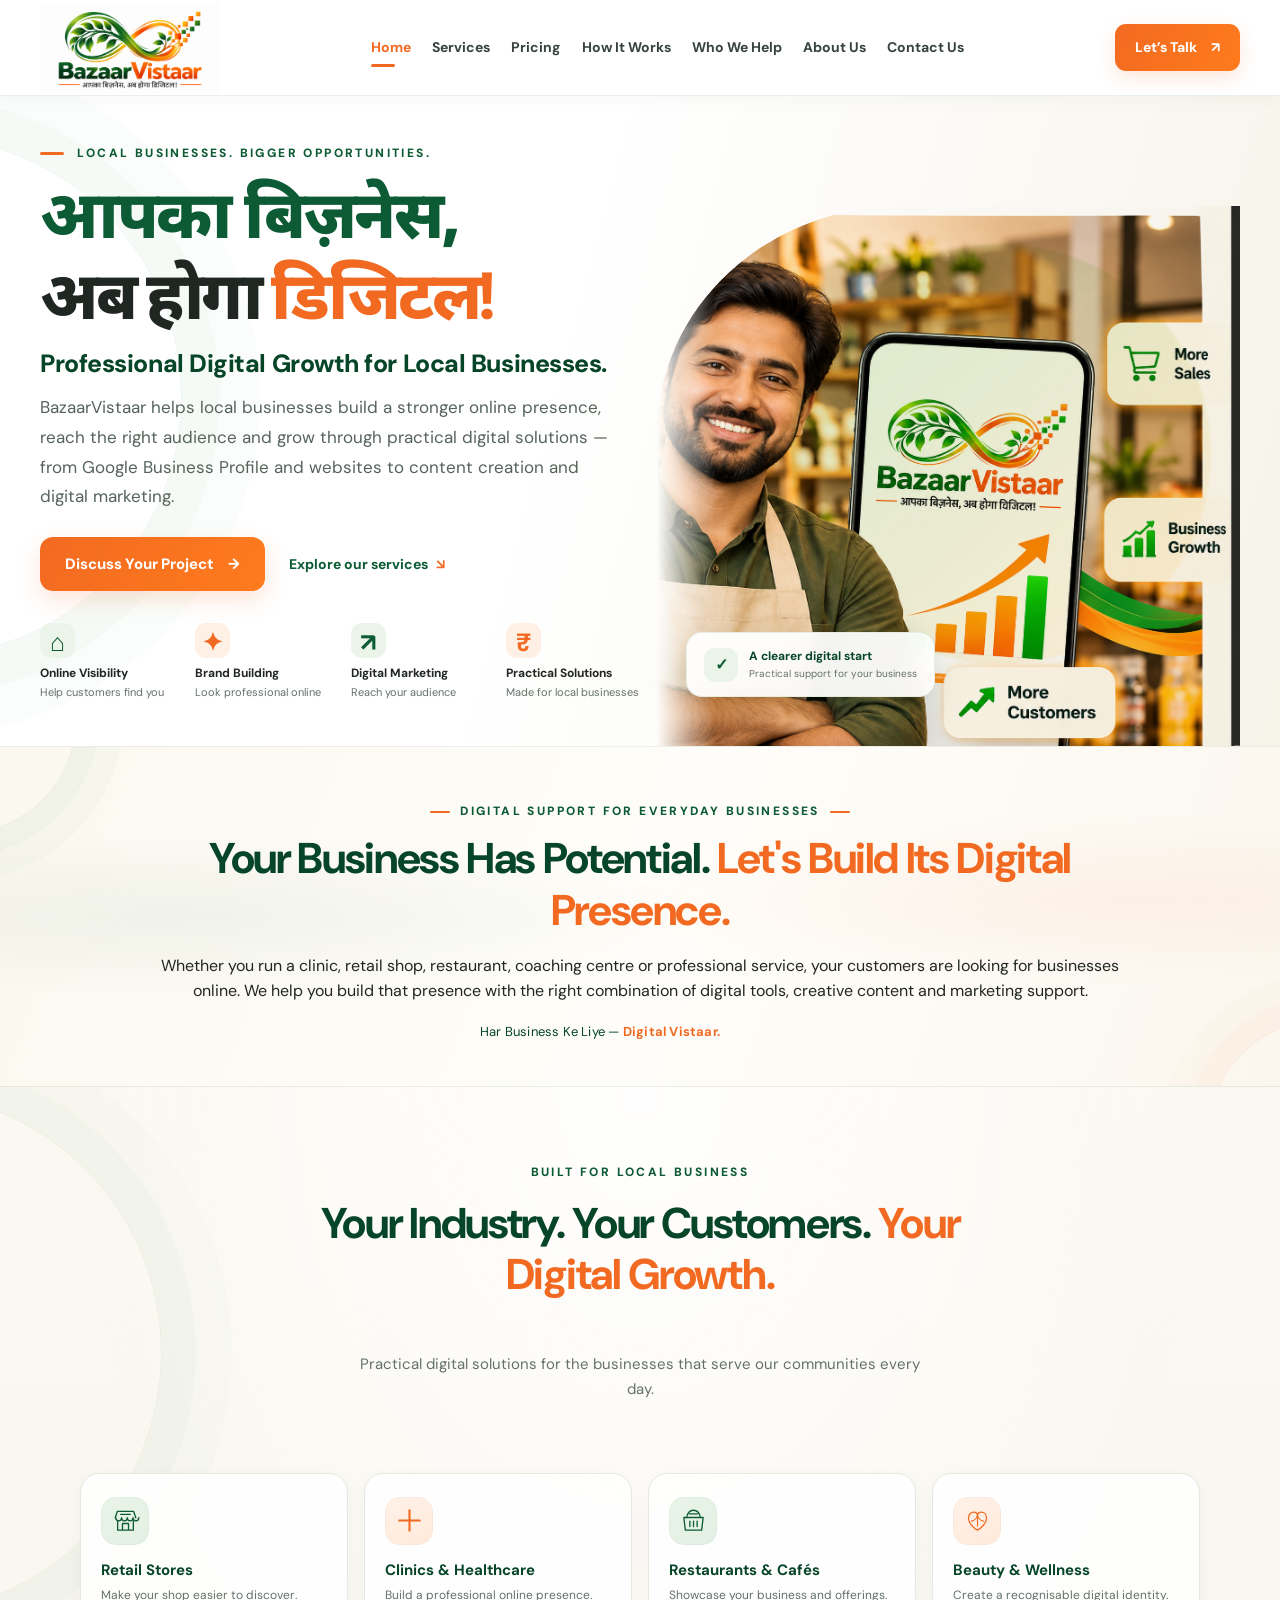
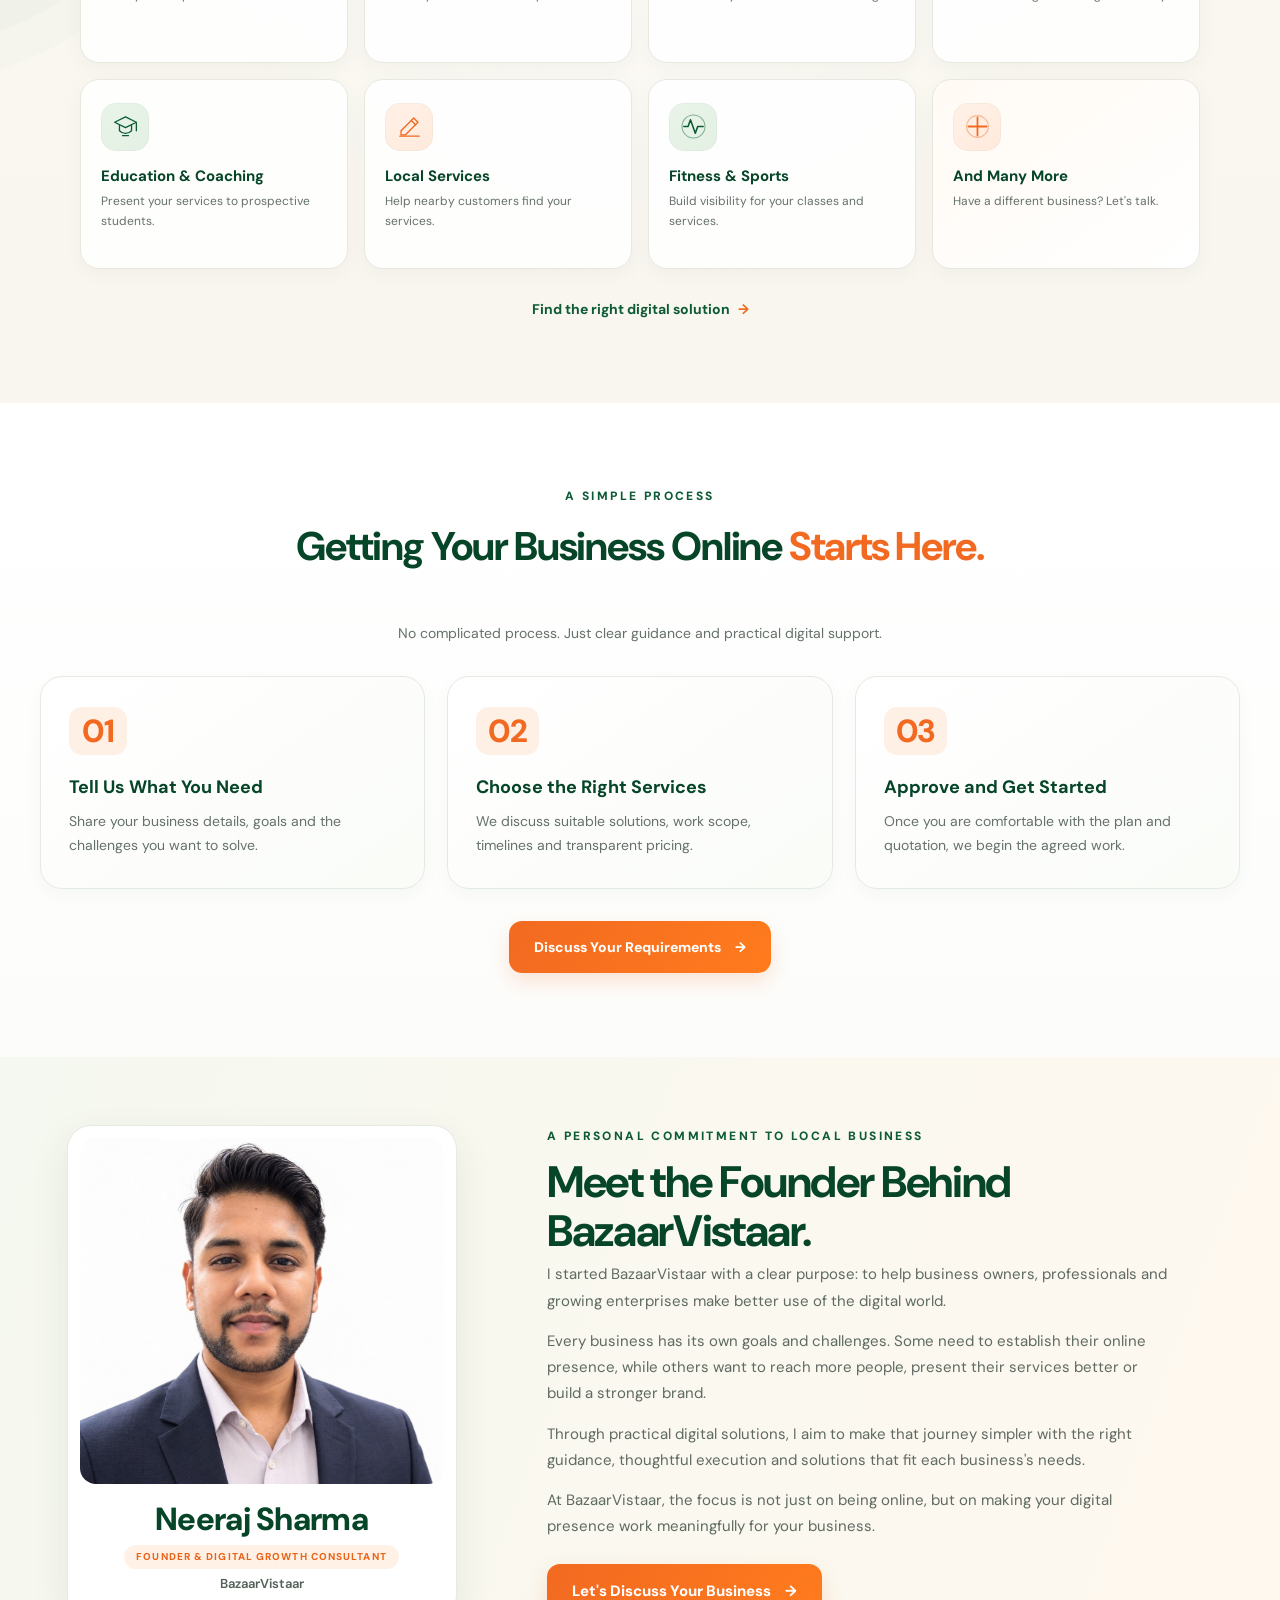
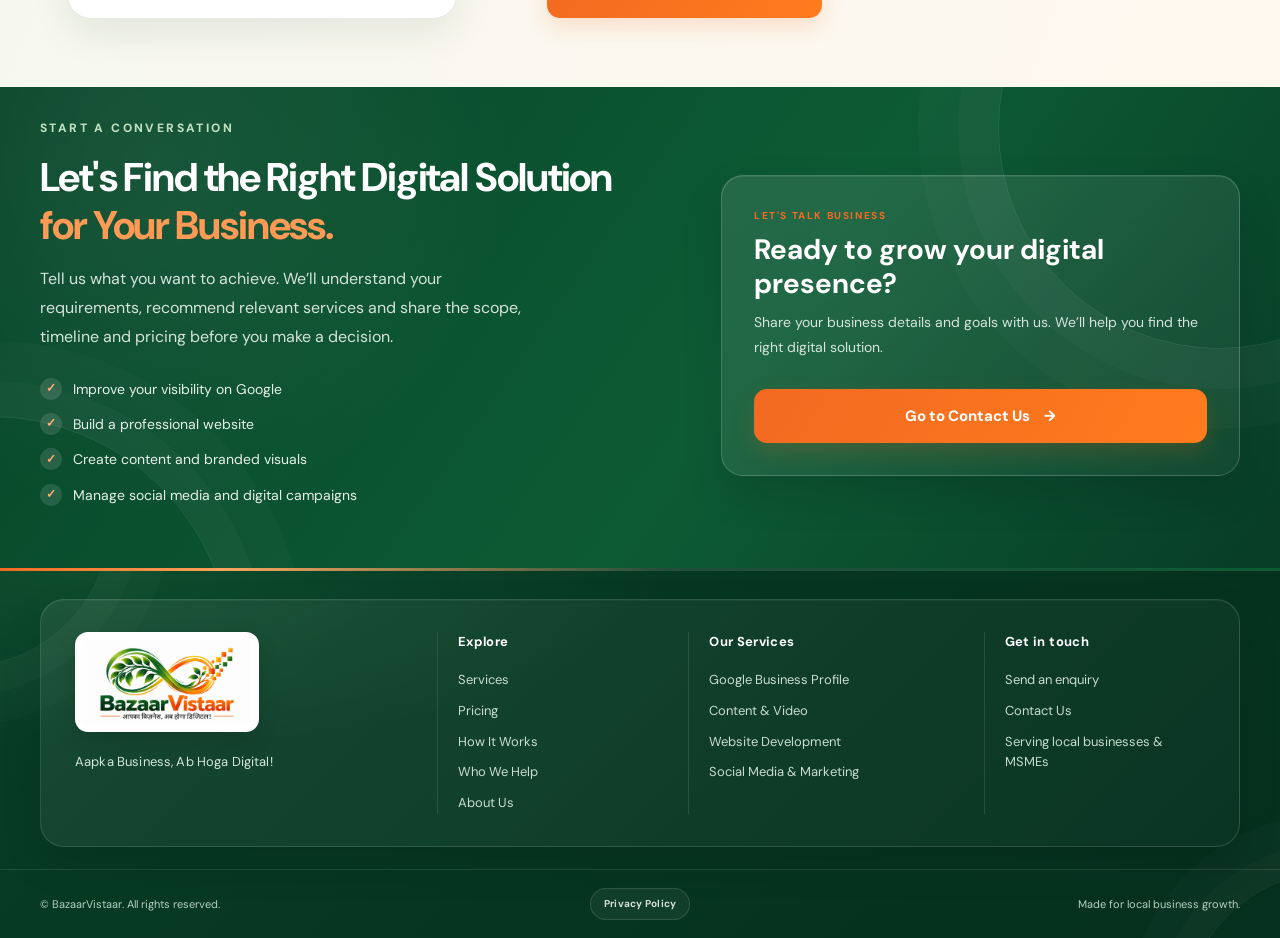
<file: index.html>
<!DOCTYPE html>
<html lang="en">
<head>
  <meta charset="UTF-8">
  <meta name="viewport" content="width=device-width, initial-scale=1.0">
  <meta name="description" content="BazaarVistaar helps local businesses build a stronger digital presence with Google Business Profile, websites, content creation and digital marketing. Explore practical digital solutions for your business.">
  <meta name="theme-color" content="#0d5b35">
  <link rel="canonical" href="https://nirajsharmadm.github.io/bazaarvistaar/">
  <script type="application/ld+json">
  {
    "@context": "https://schema.org",
    "@type": "ProfessionalService",
    "name": "BazaarVistaar",
    "url": "https://nirajsharmadm.github.io/bazaarvistaar/",
    "logo": "https://nirajsharmadm.github.io/bazaarvistaar/assets/bazaarvistaar-logo.png",
    "email": "nirajsharma91345@gmail.com",
    "telephone": "+918840269134",
    "areaServed": { "@type": "AdministrativeArea", "name": "Uttar Pradesh, India" },
    "description": "Digital presence, website, content and marketing support for local businesses."
  }
  </script>
  <meta property="og:title" content="BazaarVistaar — Professional Digital Growth for Local Businesses">
  <meta property="og:description" content="Build your online presence, strengthen your brand and take the next step with practical digital solutions. Discover practical digital solutions for your business.">
  <meta property="og:type" content="website">
  <title>BazaarVistaar | Digital Growth Solutions for Local Businesses</title>
  <link rel="icon" href="assets/bazaarvistaar-logo.png">
  <link rel="preconnect" href="https://fonts.googleapis.com">
  <link rel="preconnect" href="https://fonts.gstatic.com" crossorigin>
  <link href="https://fonts.googleapis.com/css2?family=DM+Sans:wght@400;500;600;700;800&family=Noto+Sans+Devanagari:wght@400;500;600;700;800&display=swap" rel="stylesheet">
  <link rel="stylesheet" href="styles.css">
</head>
<body>
  <header class="site-header">
    <div class="container nav-wrap">
      <a class="brand" href="index.html#home" aria-label="BazaarVistaar home">
        <img src="assets/bazaarvistaar-logo.png" alt="BazaarVistaar — आपका बिज़नेस, अब होगा डिजिटल!">
      </a>
      <button class="menu-toggle" id="menuToggle" aria-label="Open navigation" aria-expanded="false">☰</button>
      <nav class="main-nav" id="mainNav">
        <a class="active" href="#home">Home</a>
        <a href="services.html">Services</a>
        <a href="pricing.html">Pricing</a>
        <a href="#how-it-works">How It Works</a>
        <a href="#businesses">Who We Help</a>
        <a href="#about">About Us</a>
        <a href="contact.html">Contact Us</a>
      </nav>
      <a class="btn btn-small nav-cta" href="#contact">Let’s Talk <span>↗</span></a>
    </div>
  </header>

  <main>
    <section class="hero premium-hero" id="home">
      <div class="hero-wash"></div>
      <div class="container hero-grid">
        <div class="hero-copy">
          <p class="eyebrow"><span></span> LOCAL BUSINESSES. BIGGER OPPORTUNITIES.</p>
          <h1><span class="hindi">आपका बिज़नेस,</span><br><span class="dark">अब होगा</span> <span class="orange">डिजिटल!</span></h1>
          <h2 class="hero-kicker">Professional Digital Growth for Local Businesses.</h2>
          <p class="hero-description">BazaarVistaar helps local businesses build a stronger online presence, reach the right audience and grow through practical digital solutions — from Google Business Profile and websites to content creation and digital marketing.</p>
          <div class="hero-actions">
            <a class="btn" href="#contact">Discuss Your Project <span>→</span></a>
            <a class="text-link" href="services.html">Explore our services <span>↘</span></a>
          </div>
          <div class="hero-points">
            <div><span class="point-icon green">⌂</span><b>Online Visibility</b><small>Help customers find you</small></div>
            <div><span class="point-icon orange">✦</span><b>Brand Building</b><small>Look professional online</small></div>
            <div><span class="point-icon green">↗</span><b>Digital Marketing</b><small>Reach your audience</small></div>
            <div><span class="point-icon orange">₹</span><b>Practical Solutions</b><small>Made for local businesses</small></div>
          </div>
        </div>
        <div class="hero-visual">
          <img src="assets/hero-business.jpg" alt="Local business owner exploring digital tools for business growth">
          <div class="hero-image-note"><span class="hero-note-icon">✓</span><span><b>A clearer digital start</b><small>Practical support for your business</small></span></div>
        </div>
      </div>
    </section>

    <section class="intro-strip">
      <div class="container intro-inner">
        <p class="eyebrow centered">DIGITAL SUPPORT FOR EVERYDAY BUSINESSES</p>
        <h2>Your Business Has Potential. <span>Let's Build Its Digital Presence.</span></h2>
        <p>Whether you run a clinic, retail shop, restaurant, coaching centre or professional service, your customers are looking for businesses online. We help you build that presence with the right combination of digital tools, creative content and marketing support.</p>
        <p class="intro-hindi-line">Har Business Ke Liye — <strong>Digital Vistaar.</strong></p>
      </div>
    </section>

    <section class="business-section" id="businesses">
      <div class="container">
        <div class="section-heading centered-heading">
          <div><p class="eyebrow">BUILT FOR LOCAL BUSINESS</p><h2>Your Industry. Your Customers. <span>Your Digital Growth.</span></h2></div>
          <p>Practical digital solutions for the businesses that serve our communities every day.</p>
        </div>
        <div class="business-cards">
          <article class="business-card">
            <span class="business-card-icon" aria-hidden="true"><svg viewBox="0 0 48 48" fill="none"><path d="M7 19.5 10.5 9h27L41 19.5" stroke="currentColor" stroke-width="2.2" stroke-linecap="round" stroke-linejoin="round"/><path d="M8 19.5c0 3 2.1 5 4.8 5s4.7-2 4.7-5c0 3 2.1 5 4.8 5s4.7-2 4.7-5c0 3 2.1 5 4.8 5s4.7-2 4.7-5c0 3 2.1 5 4.8 5s4.7-2 4.7-5" stroke="currentColor" stroke-width="2.2" stroke-linecap="round" stroke-linejoin="round"/><path d="M11 24.5V40h26V24.5M19 40V29h10v11M16 14h16" stroke="currentColor" stroke-width="2.2" stroke-linecap="round" stroke-linejoin="round"/></svg></span>
            <h3>Retail Stores</h3><p>Make your shop easier to discover.</p><span class="business-card-hint">Explore digital solutions <b>↗</b></span>
          </article>
          <article class="business-card">
            <span class="business-card-icon" aria-hidden="true"><svg viewBox="0 0 48 48" fill="none"><path d="M24 7v34M7 24h34" stroke="currentColor" stroke-width="3.5" stroke-linecap="round"/><path d="M15 15h18v18H15z" stroke="currentColor" stroke-width="1.8" opacity=".0"/></svg></span>
            <h3>Clinics &amp; Healthcare</h3><p>Build a professional online presence.</p><span class="business-card-hint">Explore digital solutions <b>↗</b></span>
          </article>
          <article class="business-card">
            <span class="business-card-icon" aria-hidden="true"><svg viewBox="0 0 48 48" fill="none"><path d="M8 19h32l-2.5 21h-27L8 19Z" stroke="currentColor" stroke-width="2.2" stroke-linejoin="round"/><path d="M13 19c0-7 5-12 11-12s11 5 11 12M18 25v9M24 25v9M30 25v9" stroke="currentColor" stroke-width="2.2" stroke-linecap="round"/><path d="M17 13h14" stroke="currentColor" stroke-width="2.2" stroke-linecap="round"/></svg></span>
            <h3>Restaurants &amp; Cafés</h3><p>Showcase your business and offerings.</p><span class="business-card-hint">Explore digital solutions <b>↗</b></span>
          </article>
          <article class="business-card">
            <span class="business-card-icon" aria-hidden="true"><svg viewBox="0 0 48 48" fill="none"><path d="M24 40s-15-8.5-15-20c0-6 4-10 9-10 3 0 5 1.5 6 4 1-2.5 3-4 6-4 5 0 9 4 9 10 0 11.5-15 20-15 20Z" stroke="currentColor" stroke-width="2.2" stroke-linejoin="round"/><path d="M24 14c-1 7-5 10-10 11M24 14c1 7 5 10 10 11M24 14v19" stroke="currentColor" stroke-width="1.8" stroke-linecap="round"/></svg></span>
            <h3>Beauty &amp; Wellness</h3><p>Create a recognisable digital identity.</p><span class="business-card-hint">Explore digital solutions <b>↗</b></span>
          </article>
          <article class="business-card">
            <span class="business-card-icon" aria-hidden="true"><svg viewBox="0 0 48 48" fill="none"><path d="m6 17 18-9 18 9-18 9-18-9Z" stroke="currentColor" stroke-width="2.2" stroke-linejoin="round"/><path d="M14 22v9c6 6 14 6 20 0v-9M42 18v13" stroke="currentColor" stroke-width="2.2" stroke-linecap="round" stroke-linejoin="round"/><path d="M19 39h10" stroke="currentColor" stroke-width="2.2" stroke-linecap="round"/></svg></span>
            <h3>Education &amp; Coaching</h3><p>Present your services to prospective students.</p><span class="business-card-hint">Explore digital solutions <b>↗</b></span>
          </article>
          <article class="business-card">
            <span class="business-card-icon" aria-hidden="true"><svg viewBox="0 0 48 48" fill="none"><path d="M10 31 31 10l7 7-21 21H10v-7Z" stroke="currentColor" stroke-width="2.2" stroke-linejoin="round"/><path d="m27 14 7 7M8 40h32" stroke="currentColor" stroke-width="2.2" stroke-linecap="round"/></svg></span>
            <h3>Local Services</h3><p>Help nearby customers find your services.</p><span class="business-card-hint">Explore digital solutions <b>↗</b></span>
          </article>
          <article class="business-card">
            <span class="business-card-icon" aria-hidden="true"><svg viewBox="0 0 48 48" fill="none"><path d="M8 24h7l4-11 8 22 4-11h9" stroke="currentColor" stroke-width="2.6" stroke-linecap="round" stroke-linejoin="round"/><circle cx="24" cy="24" r="19" stroke="currentColor" stroke-width="1.8" opacity=".45"/></svg></span>
            <h3>Fitness &amp; Sports</h3><p>Build visibility for your classes and services.</p><span class="business-card-hint">Explore digital solutions <b>↗</b></span>
          </article>
          <article class="business-card business-card-more">
            <span class="business-card-icon" aria-hidden="true"><svg viewBox="0 0 48 48" fill="none"><path d="M24 9v30M9 24h30" stroke="currentColor" stroke-width="3" stroke-linecap="round"/><circle cx="24" cy="24" r="18" stroke="currentColor" stroke-width="1.8" opacity=".4"/></svg></span>
            <h3>And Many More</h3><p>Have a different business? Let's talk.</p><span class="business-card-hint">Tell us about your business <b>↗</b></span>
          </article>
        </div>
        <div class="business-cta"><a class="text-link" href="#contact">Find the right digital solution <span>→</span></a></div>
      </div>
    </section>

    <section class="how-section section" id="how-it-works">
      <div class="container">
        <div class="section-heading centered-heading">
          <div><p class="eyebrow">A SIMPLE PROCESS</p><h2>Getting Your Business Online <span>Starts Here.</span></h2></div>
          <p>No complicated process. Just clear guidance and practical digital support.</p>
        </div>
        <div class="steps">
          <div class="step"><div class="step-number">01</div><h3>Tell Us What You Need</h3><p>Share your business details, goals and the challenges you want to solve.</p></div>
          <div class="step"><div class="step-number">02</div><h3>Choose the Right Services</h3><p>We discuss suitable solutions, work scope, timelines and transparent pricing.</p></div>
          <div class="step"><div class="step-number">03</div><h3>Approve and Get Started</h3><p>Once you are comfortable with the plan and quotation, we begin the agreed work.</p></div>
        </div>
        <div class="process-cta"><a class="btn" href="#contact">Discuss Your Requirements <span>→</span></a></div>
      </div>
    </section>

    <section class="about-section" id="about">
      <div class="container about-grid">
        <div class="about-mark founder-portrait">
          <img src="assets/neeraj-sharma.jpg" alt="Neeraj Sharma, Founder of BazaarVistaar">
          <div class="founder-photo-caption"><strong class="founder-name">Neeraj Sharma</strong><span class="founder-role">FOUNDER &amp; DIGITAL GROWTH CONSULTANT</span><span class="founder-brand">BazaarVistaar</span></div>
        </div>
        <div class="about-copy founder-copy">
          <p class="eyebrow">A PERSONAL COMMITMENT TO LOCAL BUSINESS</p>
          <h2 class="founder-heading">Meet the Founder Behind BazaarVistaar.</h2>
          
          <p>I started BazaarVistaar with a clear purpose: to help business owners, professionals and growing enterprises make better use of the digital world.</p>
          <p>Every business has its own goals and challenges. Some need to establish their online presence, while others want to reach more people, present their services better or build a stronger brand.</p>
          <p>Through practical digital solutions, I aim to make that journey simpler with the right guidance, thoughtful execution and solutions that fit each business's needs.</p>
          <p>At BazaarVistaar, the focus is not just on being online, but on making your digital presence work meaningfully for your business.</p>
          <a class="btn" href="#contact">Let's Discuss Your Business <span>→</span></a>
        </div>
      </div>
    </section>

    <section class="contact-section free-check-section" id="contact">
      <div class="container contact-grid">
        <div class="free-check-copy">
          <p class="eyebrow">START A CONVERSATION</p>
          <h2>Let's Find the Right Digital Solution <span>for Your Business.</span></h2>
          <p>Tell us what you want to achieve. We’ll understand your requirements, recommend relevant services and share the scope, timeline and pricing before you make a decision.</p>
          <div class="free-check-list">
            <div><span>✓</span> Improve your visibility on Google</div>
            <div><span>✓</span> Build a professional website</div>
            <div><span>✓</span> Create content and branded visuals</div>
            <div><span>✓</span> Manage social media and digital campaigns</div>
          </div>
        </div>
        <div class="home-contact-cta">
          <span class="form-card-eyebrow">LET'S TALK BUSINESS</span>
          <h3>Ready to grow your digital presence?</h3>
          <p>Share your business details and goals with us. We’ll help you find the right digital solution.</p>
          <a class="btn form-submit" href="contact.html">Go to Contact Us <span>→</span></a>
        </div>      </div>
    </section>
  </main>

  <footer class="site-footer">
    <div class="container footer-main">
      <div class="footer-brand"><img src="assets/bazaarvistaar-logo.png" alt="BazaarVistaar"><p>Aapka Business, Ab Hoga Digital!</p></div>
      <div><b>Explore</b><a href="services.html">Services</a><a href="pricing.html">Pricing</a><a href="#how-it-works">How It Works</a><a href="#businesses">Who We Help</a><a href="#about">About Us</a></div>
      <div><b>Our Services</b><a href="services.html">Google Business Profile</a><a href="services.html">Content &amp; Video</a><a href="services.html">Website Development</a><a href="services.html">Social Media &amp; Marketing</a></div>
      <div><b>Get in touch</b><a href="#contact">Send an enquiry</a><a href="contact.html">Contact Us</a><span>Serving local businesses &amp; MSMEs</span></div>
    </div>
    <div class="footer-bottom">
      <div class="container footer-legal-row">
        <div class="footer-legal-left">
          <span>© <span id="year"></span> BazaarVistaar. All rights reserved.</span>
          <a class="footer-privacy-link" href="privacy-policy.html">Privacy Policy</a>
        </div>
        <span class="footer-tagline">Made for local business growth.</span>
      </div>
    </div>
</file>
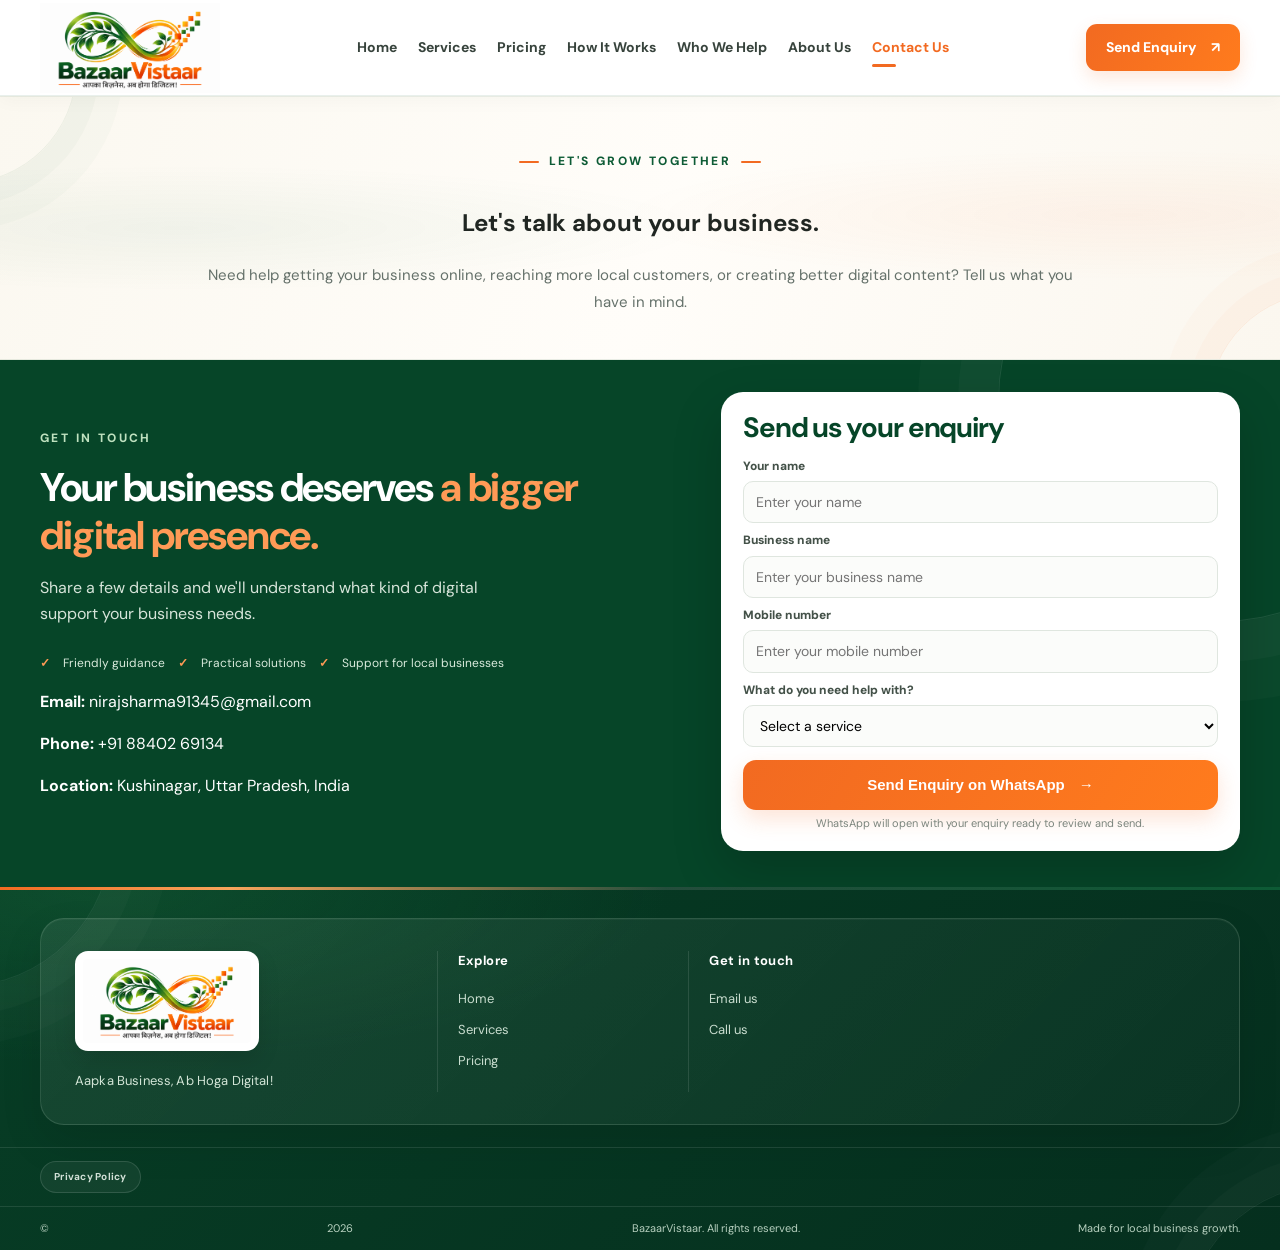
<file: contact-before-location-update-20261106.html>
<!DOCTYPE html>
<html lang="en">
<head>
  <meta charset="UTF-8">
  <meta name="viewport" content="width=device-width, initial-scale=1.0">
  <meta name="description" content="Contact BazaarVistaar for Google Business Profile, creative design, content, video editing, social media and digital marketing support.">
  <meta name="theme-color" content="#0d5b35">
  <title>Contact Us | BazaarVistaar</title>
  <link rel="icon" href="assets/bazaarvistaar-logo.png">
  <link rel="preconnect" href="https://fonts.googleapis.com">
  <link rel="preconnect" href="https://fonts.gstatic.com" crossorigin>
  <link href="https://fonts.googleapis.com/css2?family=DM+Sans:wght@400;500;600;700;800&family=Noto+Sans+Devanagari:wght@400;500;600;700;800&display=swap" rel="stylesheet">
  <link rel="stylesheet" href="styles.css">
</head>
<body>
  <header class="site-header">
    <div class="container nav-wrap">
      <a class="brand" href="index.html#home" aria-label="BazaarVistaar home">
        <img src="assets/bazaarvistaar-logo.png" alt="BazaarVistaar — आपका बिज़नेस, अब होगा डिजिटल!">
      </a>
      <button class="menu-toggle" id="menuToggle" aria-label="Open navigation" aria-expanded="false">☰</button>
      <nav class="main-nav" id="mainNav" aria-label="Main navigation">
        <a href="index.html#home">Home</a>
        <a href="services.html">Services</a>
        <a href="pricing.html">Pricing</a>
        <a href="index.html#how-it-works">How It Works</a>
        <a href="index.html#businesses">Who We Help</a>
        <a href="index.html#about">About Us</a>
        <a class="active" href="contact.html" aria-current="page">Contact Us</a>
      </nav>
      <a class="btn btn-small nav-cta" href="#contact-form">Send Enquiry <span>↗</span></a>
    </div>
  </header>

  <main>
    <section class="intro-strip">
      <div class="container intro-inner">
        <p class="eyebrow centered">LET'S GROW TOGETHER</p>
        <h1>Let's talk about <span>your business.</span></h1>
        <p>Need help getting your business online, reaching more local customers, or creating better digital content? Tell us what you have in mind.</p>
      </div>
    </section>

    <section class="contact-section" id="contact-form">
      <div class="container contact-grid">
        <div>
          <p class="eyebrow">GET IN TOUCH</p>
          <h2>Your business deserves <span>a bigger digital presence.</span></h2>
          <p>Share a few details and we'll understand what kind of digital support your business needs.</p>
          <div class="contact-note">
            <span>✓</span> Friendly guidance
            <span>✓</span> Practical solutions
            <span>✓</span> Support for local businesses
          </div>
          <div class="contact-details">
            <p><strong>Email:</strong> <a href="mailto:nirajsharma91345@gmail.com">nirajsharma91345@gmail.com</a></p>
            <p><strong>Phone:</strong> <a href="tel:+918840269134">+91 88402 69134</a></p>
            <p><strong>Location:</strong> Kushinagar, Uttar Pradesh, India</p>
          </div>
        </div>

        <form class="enquiry-form" id="enquiryForm">
          <h2>Send us your enquiry</h2>
          <label for="name">Your name</label>
          <input id="name" name="name" type="text" placeholder="Enter your name" autocomplete="name" required>

          <label for="business">Business name</label>
          <input id="business" name="business" type="text" placeholder="Enter your business name" required>

          <label for="phone">Mobile number</label>
          <input id="phone" name="phone" type="tel" inputmode="tel" placeholder="Enter your mobile number" autocomplete="tel" required>

          <label for="service">What do you need help with?</label>
          <select id="service" name="service" required>
            <option value="">Select a service</option>
            <option>Google Business Profile</option>
            <option>Content &amp; Scriptwriting</option>
            <option>Video Editing</option>
            <option>Social Media Management</option>
            <option>Poster &amp; Creative Design</option>
            <option>Digital Marketing</option>
            <option>Multiple Services / Not Sure</option>
          </select>

          <button class="btn form-submit" type="submit">Send Enquiry on WhatsApp <span>→</span></button>
          <small class="form-hint">WhatsApp will open with your enquiry ready to review and send.</small>
        </form>
      </div>
    </section>
  </main>

  <footer class="site-footer">
    <div class="container footer-main">
      <div class="footer-brand">
        <img src="assets/bazaarvistaar-logo.png" alt="BazaarVistaar">
        <p>Aapka Business, Ab Hoga Digital!</p>
      </div>
      <div><b>Explore</b><a href="index.html">Home</a><a href="services.html">Services</a><a href="pricing.html">Pricing</a></div>
      <div><b>Get in touch</b><a href="mailto:nirajsharma91345@gmail.com">Email us</a><a href="tel:+918840269134">Call us</a></div>
    </div>
    <div class="footer-bottom"><div class="container"><a class="footer-privacy-link" href="privacy-policy.html">Privacy Policy</a></div></div><div class="footer-bottom"><div class="container">© <span id="year"></span> BazaarVistaar. All rights reserved. <span>Made for local business growth.</span></div></div>
  </footer>

  <script src="config.js"></script>
  <script src="script.js"></script>
</body>
</html>
</file>
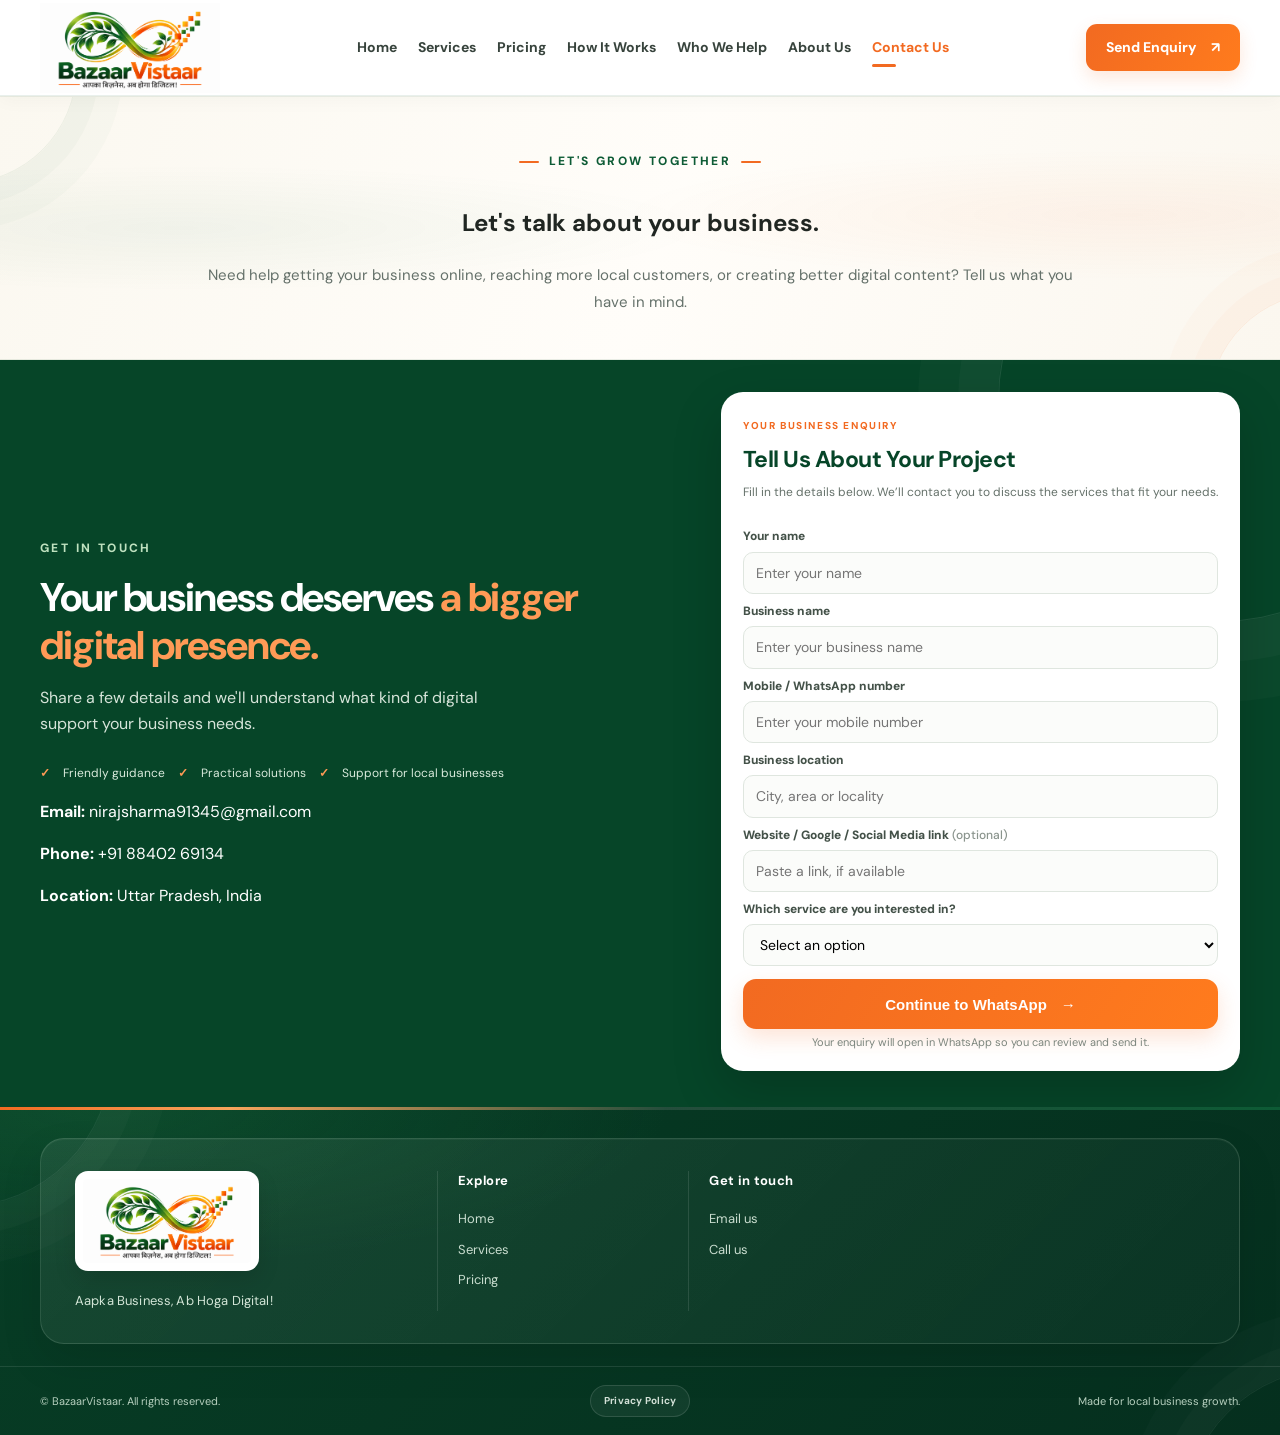
<file: contact.html>
<!DOCTYPE html>
<html lang="en">
<head>
  <meta charset="UTF-8">
  <meta name="viewport" content="width=device-width, initial-scale=1.0">
  <meta name="description" content="Contact BazaarVistaar for Google Business Profile, website development, content creation, video editing, social media and digital marketing support.">
  <meta name="theme-color" content="#0d5b35">
  <meta property="og:title" content="Contact Us | BazaarVistaar">
  <meta property="og:description" content="Contact BazaarVistaar for Google Business Profile, website development, content creation, video editing, social media and digital marketing support.">
  <meta property="og:type" content="website">
  <meta property="og:url" content="https://nirajsharmadm.github.io/bazaarvistaar/contact.html">
  <link rel="canonical" href="https://nirajsharmadm.github.io/bazaarvistaar/contact.html">
  <title>Contact Us | BazaarVistaar</title>
  <link rel="icon" href="assets/bazaarvistaar-logo.png">
  <link rel="preconnect" href="https://fonts.googleapis.com">
  <link rel="preconnect" href="https://fonts.gstatic.com" crossorigin>
  <link href="https://fonts.googleapis.com/css2?family=DM+Sans:wght@400;500;600;700;800&family=Noto+Sans+Devanagari:wght@400;500;600;700;800&display=swap" rel="stylesheet">
  <link rel="stylesheet" href="styles.css">
</head>
<body>
  <header class="site-header">
    <div class="container nav-wrap">
      <a class="brand" href="index.html#home" aria-label="BazaarVistaar home">
        <img src="assets/bazaarvistaar-logo.png" alt="BazaarVistaar — आपका बिज़नेस, अब होगा डिजिटल!">
      </a>
      <button class="menu-toggle" id="menuToggle" aria-label="Open navigation" aria-expanded="false">☰</button>
      <nav class="main-nav" id="mainNav" aria-label="Main navigation">
        <a href="index.html#home">Home</a>
        <a href="services.html">Services</a>
        <a href="pricing.html">Pricing</a>
        <a href="index.html#how-it-works">How It Works</a>
        <a href="index.html#businesses">Who We Help</a>
        <a href="index.html#about">About Us</a>
        <a class="active" href="contact.html" aria-current="page">Contact Us</a>
      </nav>
      <a class="btn btn-small nav-cta" href="#contact-form">Send Enquiry <span>↗</span></a>
    </div>
  </header>

  <main>
    <section class="intro-strip">
      <div class="container intro-inner">
        <p class="eyebrow centered">LET'S GROW TOGETHER</p>
        <h1>Let's talk about <span>your business.</span></h1>
        <p>Need help getting your business online, reaching more local customers, or creating better digital content? Tell us what you have in mind.</p>
      </div>
    </section>

    <section class="contact-section" id="contact-form">
      <div class="container contact-grid">
        <div>
          <p class="eyebrow">GET IN TOUCH</p>
          <h2>Your business deserves <span>a bigger digital presence.</span></h2>
          <p>Share a few details and we'll understand what kind of digital support your business needs.</p>
          <div class="contact-note">
            <span>✓</span> Friendly guidance
            <span>✓</span> Practical solutions
            <span>✓</span> Support for local businesses
          </div>
          <div class="contact-details">
            <p><strong>Email:</strong> <a href="mailto:nirajsharma91345@gmail.com">nirajsharma91345@gmail.com</a></p>
            <p><strong>Phone:</strong> <a href="tel:+918840269134">+91 88402 69134</a></p>
            <p><strong>Location:</strong> Uttar Pradesh, India</p>
          </div>
        </div>

        <form class="enquiry-form" id="enquiryForm">
          <div class="form-card-heading">
            <span class="form-card-eyebrow">YOUR BUSINESS ENQUIRY</span>
            <h3>Tell Us About Your Project</h3>
            <p>Fill in the details below. We’ll contact you to discuss the services that fit your needs.</p>
          </div>
          <label for="name">Your name</label>
          <input id="name" name="name" type="text" placeholder="Enter your name" autocomplete="name" required>

          <label for="business">Business name</label>
          <input id="business" name="business" type="text" placeholder="Enter your business name" autocomplete="organization" required>

          <label for="phone">Mobile / WhatsApp number</label>
          <input id="phone" name="phone" type="tel" inputmode="tel" pattern="[0-9+\\-\\s]{10,15}" placeholder="Enter your mobile number" autocomplete="tel" required>

          <label for="location">Business location</label>
          <input id="location" name="location" type="text" placeholder="City, area or locality" autocomplete="address-level2" required>

          <label for="onlineLinks">Website / Google / Social Media link <span class="optional-label">(optional)</span></label>
          <input id="onlineLinks" name="onlineLinks" type="url" placeholder="Paste a link, if available">

          <label for="service">Which service are you interested in?</label>
          <select id="service" name="service" required>
            <option value="">Select an option</option>
            <option>Google Business Profile</option>
            <option>Website / Landing Page</option>
            <option>Content Research &amp; Scriptwriting</option>
            <option>Video Editing</option>
            <option>Social Media Management</option>
            <option>Digital Marketing</option>
            <option>Multiple Services / Not Sure</option>
          </select>
          <button class="btn form-submit" type="submit">Continue to WhatsApp <span>→</span></button>
          <small class="form-hint">Your enquiry will open in WhatsApp so you can review and send it.</small>
        </form>      </div>
    </section>
  </main>

  <footer class="site-footer">
    <div class="container footer-main">
      <div class="footer-brand">
        <img src="assets/bazaarvistaar-logo.png" alt="BazaarVistaar">
        <p>Aapka Business, Ab Hoga Digital!</p>
      </div>
      <div><b>Explore</b><a href="index.html">Home</a><a href="services.html">Services</a><a href="pricing.html">Pricing</a></div>
      <div><b>Get in touch</b><a href="mailto:nirajsharma91345@gmail.com">Email us</a><a href="tel:+918840269134">Call us</a></div>
    </div>
    <div class="footer-bottom">
      <div class="container footer-legal-row">
        <div class="footer-legal-left">
          <span>© <span id="year"></span> BazaarVistaar. All rights reserved.</span>
          <a class="footer-privacy-link" href="privacy-policy.html">Privacy Policy</a>
        </div>
        <span class="footer-tagline">Made for local business growth.</span>
      </div>
    </div>
</file>
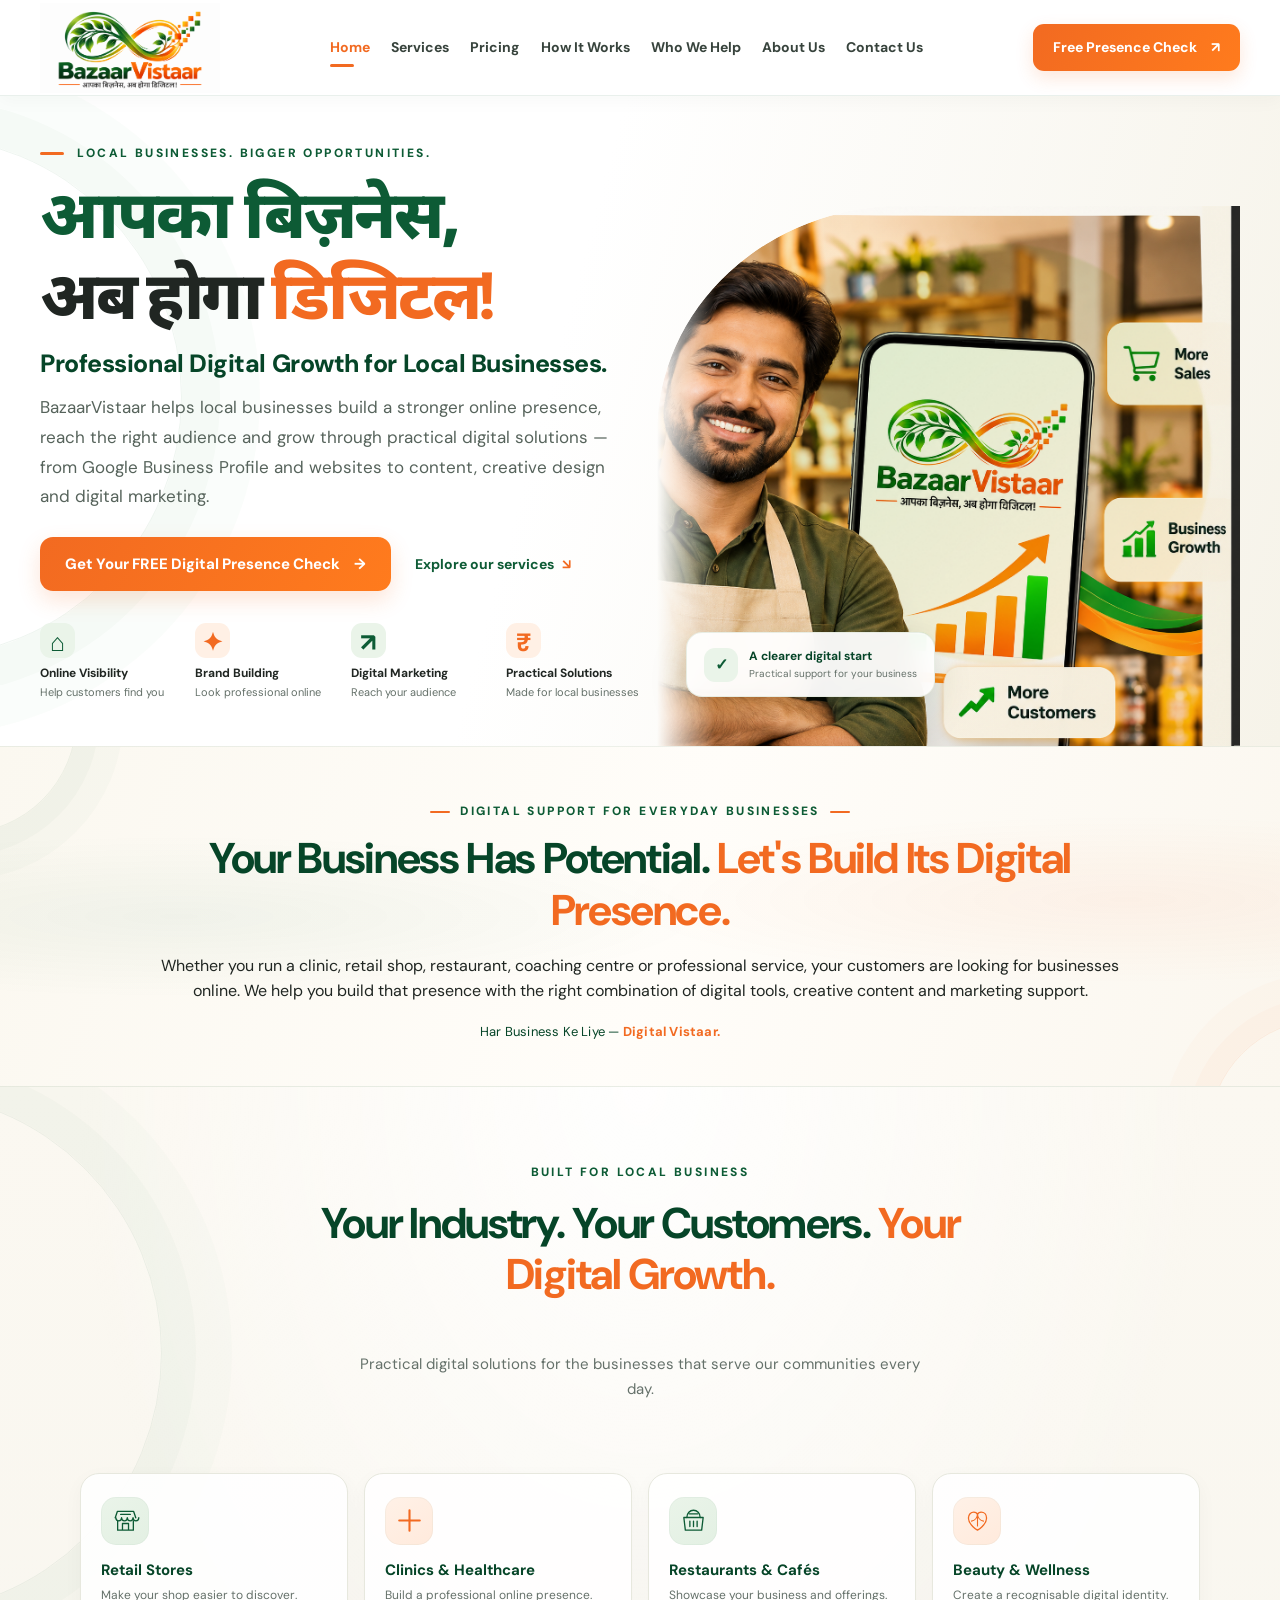
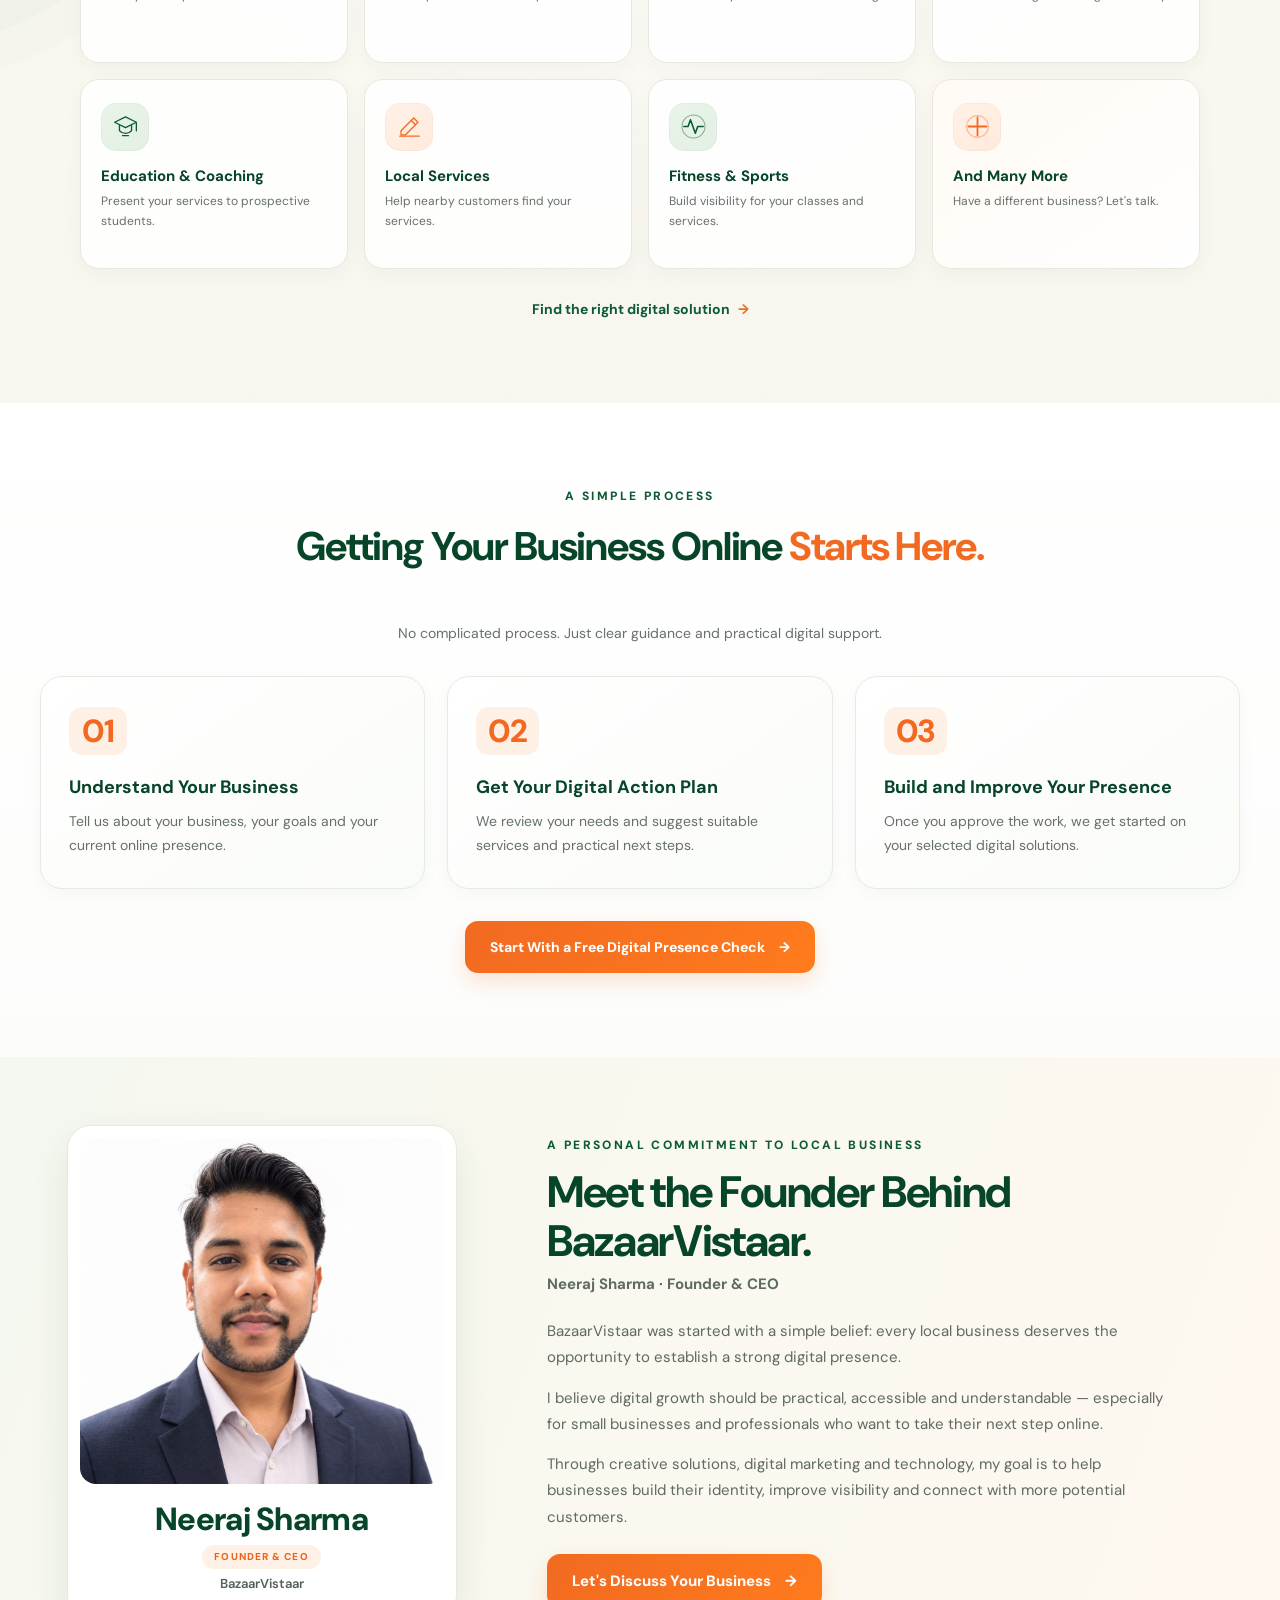
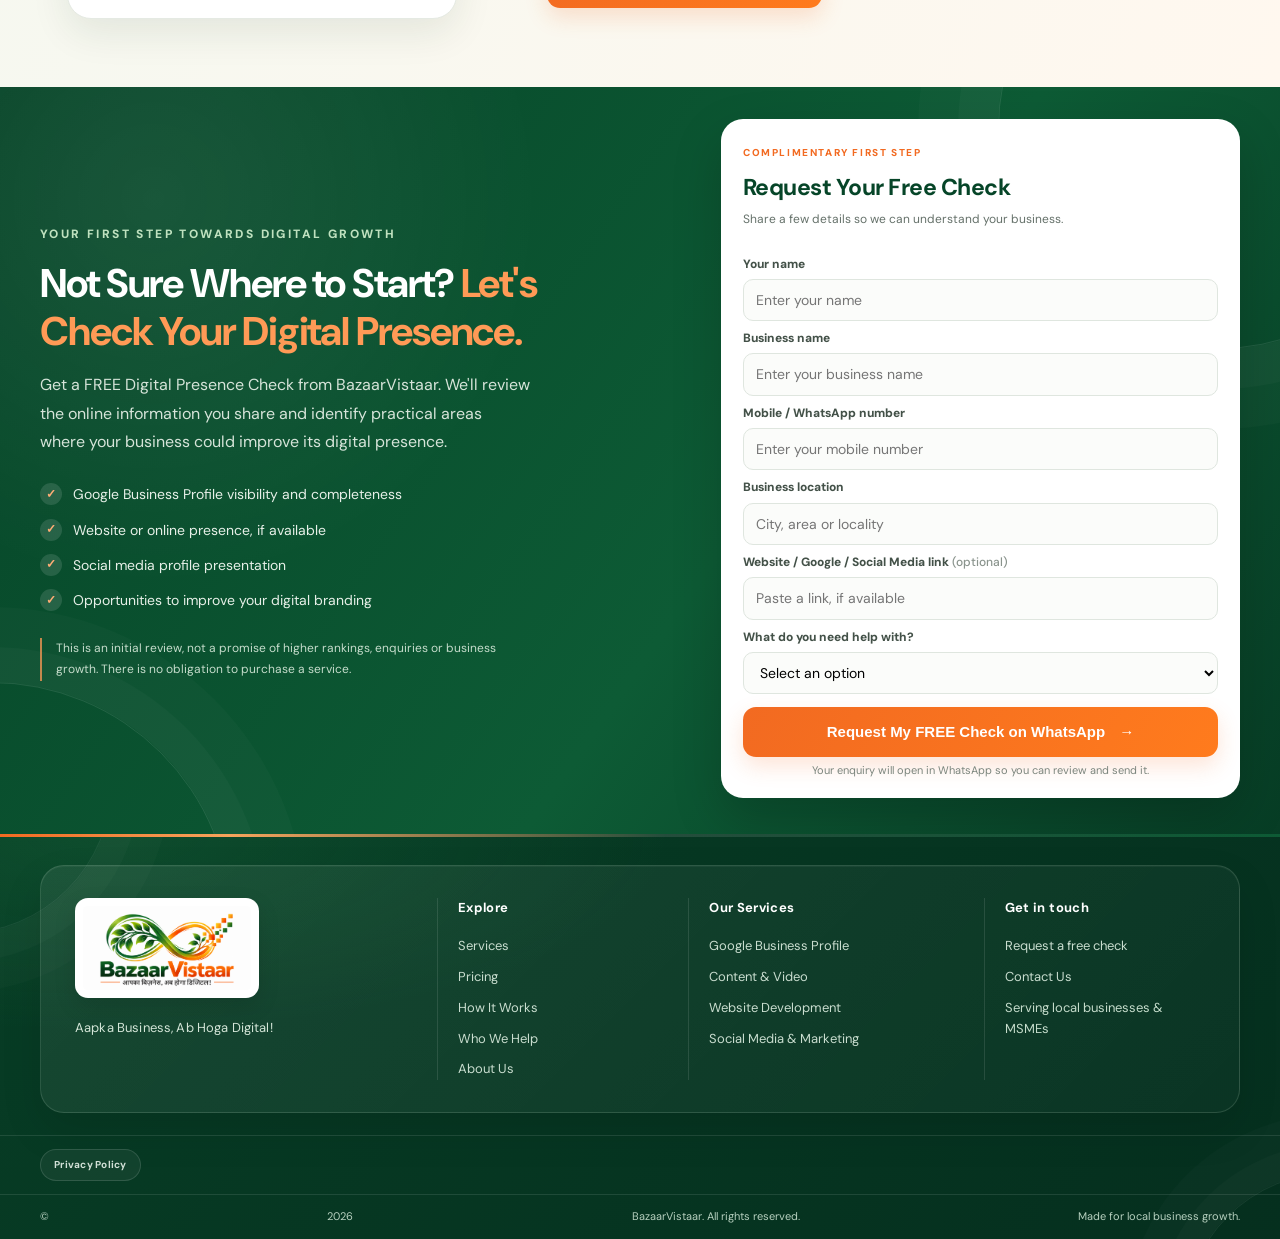
<file: index-before-enquiry-messaging-refinement-20261106.html>
<!DOCTYPE html>
<html lang="en">
<head>
  <meta charset="UTF-8">
  <meta name="viewport" content="width=device-width, initial-scale=1.0">
  <meta name="description" content="BazaarVistaar helps local businesses build a stronger digital presence with Google Business Profile, websites, content, creative design and digital marketing. Request your free Digital Presence Check.">
  <meta name="theme-color" content="#0d5b35">
  <meta property="og:title" content="BazaarVistaar — Professional Digital Growth for Local Businesses">
  <meta property="og:description" content="Build your online presence, strengthen your brand and take the next step with practical digital solutions. Request a free Digital Presence Check.">
  <meta property="og:type" content="website">
  <title>BazaarVistaar | Digital Growth Solutions for Local Businesses</title>
  <link rel="icon" href="assets/bazaarvistaar-logo.png">
  <link rel="preconnect" href="https://fonts.googleapis.com">
  <link rel="preconnect" href="https://fonts.gstatic.com" crossorigin>
  <link href="https://fonts.googleapis.com/css2?family=DM+Sans:wght@400;500;600;700;800&family=Noto+Sans+Devanagari:wght@400;500;600;700;800&display=swap" rel="stylesheet">
  <link rel="stylesheet" href="styles.css">
</head>
<body>
  <header class="site-header">
    <div class="container nav-wrap">
      <a class="brand" href="index.html#home" aria-label="BazaarVistaar home">
        <img src="assets/bazaarvistaar-logo.png" alt="BazaarVistaar — आपका बिज़नेस, अब होगा डिजिटल!">
      </a>
      <button class="menu-toggle" id="menuToggle" aria-label="Open navigation" aria-expanded="false">☰</button>
      <nav class="main-nav" id="mainNav">
        <a class="active" href="#home">Home</a>
        <a href="services.html">Services</a>
        <a href="pricing.html">Pricing</a>
        <a href="#how-it-works">How It Works</a>
        <a href="#businesses">Who We Help</a>
        <a href="#about">About Us</a>
        <a href="contact.html">Contact Us</a>
      </nav>
      <a class="btn btn-small nav-cta" href="#contact">Free Presence Check <span>↗</span></a>
    </div>
  </header>

  <main>
    <section class="hero premium-hero" id="home">
      <div class="hero-wash"></div>
      <div class="container hero-grid">
        <div class="hero-copy">
          <p class="eyebrow"><span></span> LOCAL BUSINESSES. BIGGER OPPORTUNITIES.</p>
          <h1><span class="hindi">आपका बिज़नेस,</span><br><span class="dark">अब होगा</span> <span class="orange">डिजिटल!</span></h1>
          <h2 class="hero-kicker">Professional Digital Growth for Local Businesses.</h2>
          <p class="hero-description">BazaarVistaar helps local businesses build a stronger online presence, reach the right audience and grow through practical digital solutions — from Google Business Profile and websites to content, creative design and digital marketing.</p>
          <div class="hero-actions">
            <a class="btn" href="#contact">Get Your FREE Digital Presence Check <span>→</span></a>
            <a class="text-link" href="services.html">Explore our services <span>↘</span></a>
          </div>
          <div class="hero-points">
            <div><span class="point-icon green">⌂</span><b>Online Visibility</b><small>Help customers find you</small></div>
            <div><span class="point-icon orange">✦</span><b>Brand Building</b><small>Look professional online</small></div>
            <div><span class="point-icon green">↗</span><b>Digital Marketing</b><small>Reach your audience</small></div>
            <div><span class="point-icon orange">₹</span><b>Practical Solutions</b><small>Made for local businesses</small></div>
          </div>
        </div>
        <div class="hero-visual">
          <img src="assets/hero-business.jpg" alt="Local business owner exploring digital tools for business growth">
          <div class="hero-image-note"><span class="hero-note-icon">✓</span><span><b>A clearer digital start</b><small>Practical support for your business</small></span></div>
        </div>
      </div>
    </section>

    <section class="intro-strip">
      <div class="container intro-inner">
        <p class="eyebrow centered">DIGITAL SUPPORT FOR EVERYDAY BUSINESSES</p>
        <h2>Your Business Has Potential. <span>Let's Build Its Digital Presence.</span></h2>
        <p>Whether you run a clinic, retail shop, restaurant, coaching centre or professional service, your customers are looking for businesses online. We help you build that presence with the right combination of digital tools, creative content and marketing support.</p>
        <p class="intro-hindi-line">Har Business Ke Liye — <strong>Digital Vistaar.</strong></p>
      </div>
    </section>

    <section class="business-section" id="businesses">
      <div class="container">
        <div class="section-heading centered-heading">
          <div><p class="eyebrow">BUILT FOR LOCAL BUSINESS</p><h2>Your Industry. Your Customers. <span>Your Digital Growth.</span></h2></div>
          <p>Practical digital solutions for the businesses that serve our communities every day.</p>
        </div>
        <div class="business-cards">
          <article class="business-card">
            <span class="business-card-icon" aria-hidden="true"><svg viewBox="0 0 48 48" fill="none"><path d="M7 19.5 10.5 9h27L41 19.5" stroke="currentColor" stroke-width="2.2" stroke-linecap="round" stroke-linejoin="round"/><path d="M8 19.5c0 3 2.1 5 4.8 5s4.7-2 4.7-5c0 3 2.1 5 4.8 5s4.7-2 4.7-5c0 3 2.1 5 4.8 5s4.7-2 4.7-5c0 3 2.1 5 4.8 5s4.7-2 4.7-5" stroke="currentColor" stroke-width="2.2" stroke-linecap="round" stroke-linejoin="round"/><path d="M11 24.5V40h26V24.5M19 40V29h10v11M16 14h16" stroke="currentColor" stroke-width="2.2" stroke-linecap="round" stroke-linejoin="round"/></svg></span>
            <h3>Retail Stores</h3><p>Make your shop easier to discover.</p><span class="business-card-hint">Explore digital solutions <b>↗</b></span>
          </article>
          <article class="business-card">
            <span class="business-card-icon" aria-hidden="true"><svg viewBox="0 0 48 48" fill="none"><path d="M24 7v34M7 24h34" stroke="currentColor" stroke-width="3.5" stroke-linecap="round"/><path d="M15 15h18v18H15z" stroke="currentColor" stroke-width="1.8" opacity=".0"/></svg></span>
            <h3>Clinics &amp; Healthcare</h3><p>Build a professional online presence.</p><span class="business-card-hint">Explore digital solutions <b>↗</b></span>
          </article>
          <article class="business-card">
            <span class="business-card-icon" aria-hidden="true"><svg viewBox="0 0 48 48" fill="none"><path d="M8 19h32l-2.5 21h-27L8 19Z" stroke="currentColor" stroke-width="2.2" stroke-linejoin="round"/><path d="M13 19c0-7 5-12 11-12s11 5 11 12M18 25v9M24 25v9M30 25v9" stroke="currentColor" stroke-width="2.2" stroke-linecap="round"/><path d="M17 13h14" stroke="currentColor" stroke-width="2.2" stroke-linecap="round"/></svg></span>
            <h3>Restaurants &amp; Cafés</h3><p>Showcase your business and offerings.</p><span class="business-card-hint">Explore digital solutions <b>↗</b></span>
          </article>
          <article class="business-card">
            <span class="business-card-icon" aria-hidden="true"><svg viewBox="0 0 48 48" fill="none"><path d="M24 40s-15-8.5-15-20c0-6 4-10 9-10 3 0 5 1.5 6 4 1-2.5 3-4 6-4 5 0 9 4 9 10 0 11.5-15 20-15 20Z" stroke="currentColor" stroke-width="2.2" stroke-linejoin="round"/><path d="M24 14c-1 7-5 10-10 11M24 14c1 7 5 10 10 11M24 14v19" stroke="currentColor" stroke-width="1.8" stroke-linecap="round"/></svg></span>
            <h3>Beauty &amp; Wellness</h3><p>Create a recognisable digital identity.</p><span class="business-card-hint">Explore digital solutions <b>↗</b></span>
          </article>
          <article class="business-card">
            <span class="business-card-icon" aria-hidden="true"><svg viewBox="0 0 48 48" fill="none"><path d="m6 17 18-9 18 9-18 9-18-9Z" stroke="currentColor" stroke-width="2.2" stroke-linejoin="round"/><path d="M14 22v9c6 6 14 6 20 0v-9M42 18v13" stroke="currentColor" stroke-width="2.2" stroke-linecap="round" stroke-linejoin="round"/><path d="M19 39h10" stroke="currentColor" stroke-width="2.2" stroke-linecap="round"/></svg></span>
            <h3>Education &amp; Coaching</h3><p>Present your services to prospective students.</p><span class="business-card-hint">Explore digital solutions <b>↗</b></span>
          </article>
          <article class="business-card">
            <span class="business-card-icon" aria-hidden="true"><svg viewBox="0 0 48 48" fill="none"><path d="M10 31 31 10l7 7-21 21H10v-7Z" stroke="currentColor" stroke-width="2.2" stroke-linejoin="round"/><path d="m27 14 7 7M8 40h32" stroke="currentColor" stroke-width="2.2" stroke-linecap="round"/></svg></span>
            <h3>Local Services</h3><p>Help nearby customers find your services.</p><span class="business-card-hint">Explore digital solutions <b>↗</b></span>
          </article>
          <article class="business-card">
            <span class="business-card-icon" aria-hidden="true"><svg viewBox="0 0 48 48" fill="none"><path d="M8 24h7l4-11 8 22 4-11h9" stroke="currentColor" stroke-width="2.6" stroke-linecap="round" stroke-linejoin="round"/><circle cx="24" cy="24" r="19" stroke="currentColor" stroke-width="1.8" opacity=".45"/></svg></span>
            <h3>Fitness &amp; Sports</h3><p>Build visibility for your classes and services.</p><span class="business-card-hint">Explore digital solutions <b>↗</b></span>
          </article>
          <article class="business-card business-card-more">
            <span class="business-card-icon" aria-hidden="true"><svg viewBox="0 0 48 48" fill="none"><path d="M24 9v30M9 24h30" stroke="currentColor" stroke-width="3" stroke-linecap="round"/><circle cx="24" cy="24" r="18" stroke="currentColor" stroke-width="1.8" opacity=".4"/></svg></span>
            <h3>And Many More</h3><p>Have a different business? Let's talk.</p><span class="business-card-hint">Tell us about your business <b>↗</b></span>
          </article>
        </div>
        <div class="business-cta"><a class="text-link" href="#contact">Find the right digital solution <span>→</span></a></div>
      </div>
    </section>

    <section class="how-section section" id="how-it-works">
      <div class="container">
        <div class="section-heading centered-heading">
          <div><p class="eyebrow">A SIMPLE PROCESS</p><h2>Getting Your Business Online <span>Starts Here.</span></h2></div>
          <p>No complicated process. Just clear guidance and practical digital support.</p>
        </div>
        <div class="steps">
          <div class="step"><div class="step-number">01</div><h3>Understand Your Business</h3><p>Tell us about your business, your goals and your current online presence.</p></div>
          <div class="step"><div class="step-number">02</div><h3>Get Your Digital Action Plan</h3><p>We review your needs and suggest suitable services and practical next steps.</p></div>
          <div class="step"><div class="step-number">03</div><h3>Build and Improve Your Presence</h3><p>Once you approve the work, we get started on your selected digital solutions.</p></div>
        </div>
        <div class="process-cta"><a class="btn" href="#contact">Start With a Free Digital Presence Check <span>→</span></a></div>
      </div>
    </section>

    <section class="about-section" id="about">
      <div class="container about-grid">
        <div class="about-mark founder-portrait">
          <img src="assets/neeraj-sharma.jpg" alt="Neeraj Sharma, Founder of BazaarVistaar">
          <div class="founder-photo-caption"><strong class="founder-name">Neeraj Sharma</strong><span class="founder-role">FOUNDER &amp; CEO</span><span class="founder-brand">BazaarVistaar</span></div>
        </div>
        <div class="about-copy founder-copy">
          <p class="eyebrow">A PERSONAL COMMITMENT TO LOCAL BUSINESS</p>
          <h2 class="founder-heading">Meet the Founder Behind BazaarVistaar.</h2>
          <p class="founder-title">Neeraj Sharma · Founder &amp; CEO</p>
          <p>BazaarVistaar was started with a simple belief: every local business deserves the opportunity to establish a strong digital presence.</p>
          <p>I believe digital growth should be practical, accessible and understandable — especially for small businesses and professionals who want to take their next step online.</p>
          <p>Through creative solutions, digital marketing and technology, my goal is to help businesses build their identity, improve visibility and connect with more potential customers.</p>
          <a class="btn" href="#contact">Let's Discuss Your Business <span>→</span></a>
        </div>
      </div>
    </section>

    <section class="contact-section free-check-section" id="contact">
      <div class="container contact-grid">
        <div class="free-check-copy">
          <p class="eyebrow">YOUR FIRST STEP TOWARDS DIGITAL GROWTH</p>
          <h2>Not Sure Where to Start? <span>Let's Check Your Digital Presence.</span></h2>
          <p>Get a FREE Digital Presence Check from BazaarVistaar. We'll review the online information you share and identify practical areas where your business could improve its digital presence.</p>
          <div class="free-check-list">
            <div><span>✓</span> Google Business Profile visibility and completeness</div>
            <div><span>✓</span> Website or online presence, if available</div>
            <div><span>✓</span> Social media profile presentation</div>
            <div><span>✓</span> Opportunities to improve your digital branding</div>
          </div>
          <p class="free-check-disclaimer">This is an initial review, not a promise of higher rankings, enquiries or business growth. There is no obligation to purchase a service.</p>
        </div>
        <form class="enquiry-form" id="enquiryForm">
          <div class="form-card-heading"><span class="form-card-eyebrow">COMPLIMENTARY FIRST STEP</span><h3>Request Your Free Check</h3><p>Share a few details so we can understand your business.</p></div>
          <label for="name">Your name</label><input id="name" name="name" type="text" placeholder="Enter your name" autocomplete="name" required>
          <label for="business">Business name</label><input id="business" name="business" type="text" placeholder="Enter your business name" autocomplete="organization" required>
          <label for="phone">Mobile / WhatsApp number</label><input id="phone" name="phone" type="tel" inputmode="tel" pattern="[0-9+\-\s]{10,15}" placeholder="Enter your mobile number" autocomplete="tel" required>
          <label for="location">Business location</label><input id="location" name="location" type="text" placeholder="City, area or locality" autocomplete="address-level2" required>
          <label for="onlineLinks">Website / Google / Social Media link <span class="optional-label">(optional)</span></label><input id="onlineLinks" name="onlineLinks" type="url" placeholder="Paste a link, if available">
          <label for="service">What do you need help with?</label>
          <select id="service" name="service" required>
            <option value="">Select an option</option>
            <option>Free Digital Presence Check</option>
            <option>Google Business Profile</option>
            <option>Website / Landing Page</option>
            <option>Content Research &amp; Scriptwriting</option>
            <option>Video Editing</option>
            <option>Social Media Management</option>
            <option>Poster &amp; Creative Design</option>
            <option>Digital Marketing</option>
            <option>Multiple Services / Not Sure</option>
          </select>
          <button class="btn form-submit" type="submit">Request My FREE Check on WhatsApp <span>→</span></button>
          <small class="form-hint">Your enquiry will open in WhatsApp so you can review and send it.</small>
        </form>
      </div>
    </section>
  </main>

  <footer class="site-footer">
    <div class="container footer-main">
      <div class="footer-brand"><img src="assets/bazaarvistaar-logo.png" alt="BazaarVistaar"><p>Aapka Business, Ab Hoga Digital!</p></div>
      <div><b>Explore</b><a href="services.html">Services</a><a href="pricing.html">Pricing</a><a href="#how-it-works">How It Works</a><a href="#businesses">Who We Help</a><a href="#about">About Us</a></div>
      <div><b>Our Services</b><a href="services.html">Google Business Profile</a><a href="services.html">Content &amp; Video</a><a href="services.html">Website Development</a><a href="services.html">Social Media &amp; Marketing</a></div>
      <div><b>Get in touch</b><a href="#contact">Request a free check</a><a href="contact.html">Contact Us</a><span>Serving local businesses &amp; MSMEs</span></div>
    </div>
    <div class="footer-bottom"><div class="container"><a class="footer-privacy-link" href="privacy-policy.html">Privacy Policy</a></div></div><div class="footer-bottom"><div class="container">© <span id="year"></span> BazaarVistaar. All rights reserved. <span>Made for local business growth.</span></div></div>
  </footer>
  <script src="config.js"></script>
  <script src="script.js"></script>
</body>
</html>
</file>
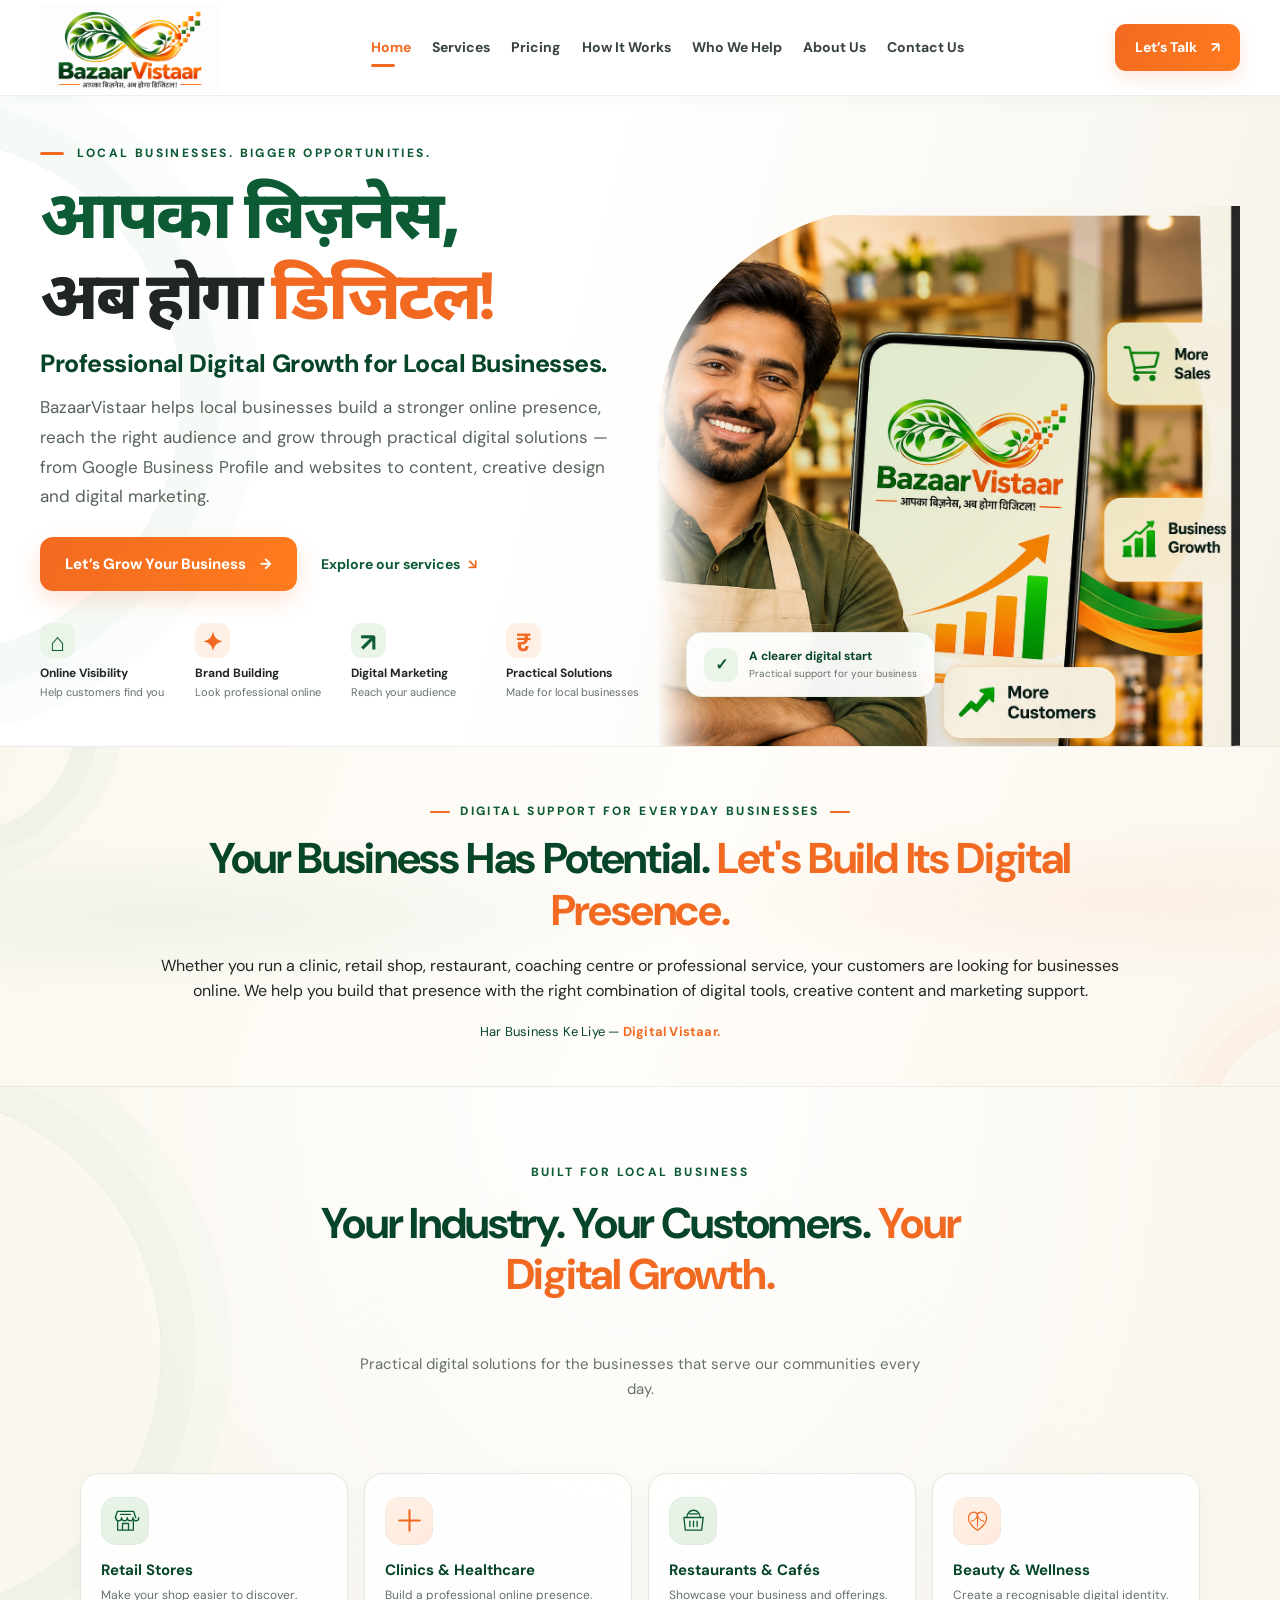
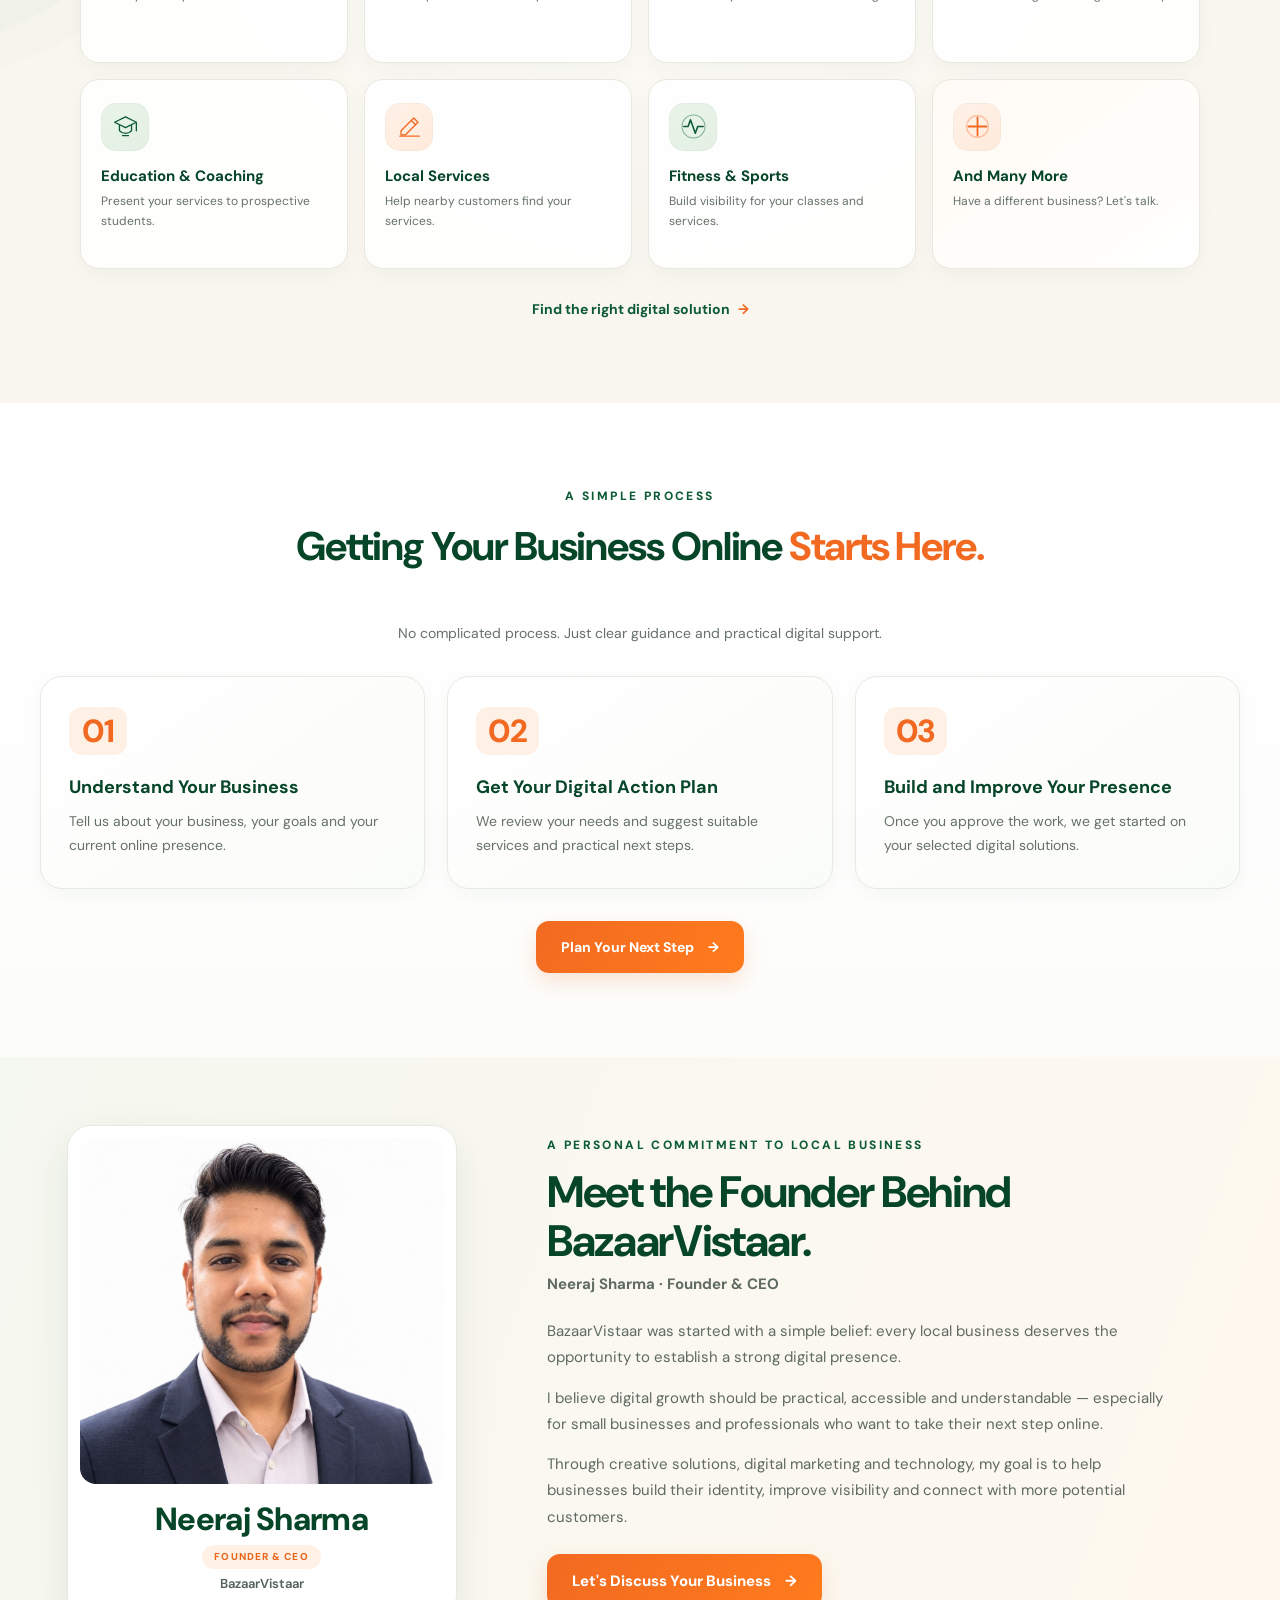
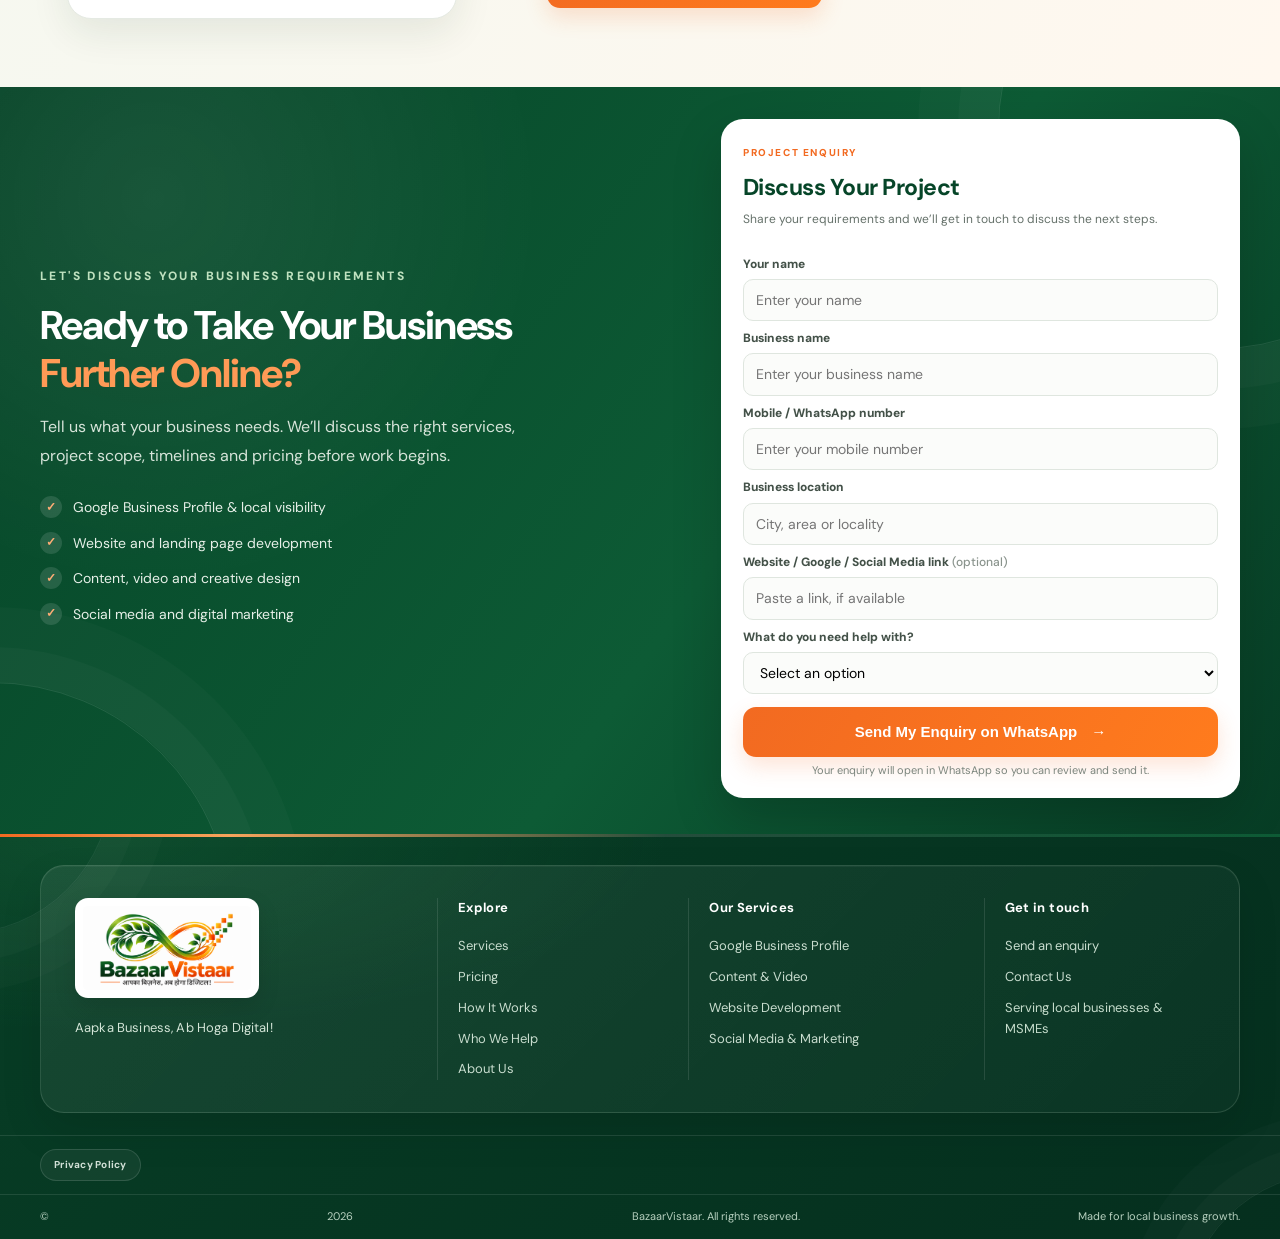
<file: index-before-flow-refinement-20261106.html>
<!DOCTYPE html>
<html lang="en">
<head>
  <meta charset="UTF-8">
  <meta name="viewport" content="width=device-width, initial-scale=1.0">
  <meta name="description" content="BazaarVistaar helps local businesses build a stronger digital presence with Google Business Profile, websites, content, creative design and digital marketing. Explore practical digital solutions for your business.">
  <meta name="theme-color" content="#0d5b35">
  <meta property="og:title" content="BazaarVistaar — Professional Digital Growth for Local Businesses">
  <meta property="og:description" content="Build your online presence, strengthen your brand and take the next step with practical digital solutions. Discover practical digital solutions for your business.">
  <meta property="og:type" content="website">
  <title>BazaarVistaar | Digital Growth Solutions for Local Businesses</title>
  <link rel="icon" href="assets/bazaarvistaar-logo.png">
  <link rel="preconnect" href="https://fonts.googleapis.com">
  <link rel="preconnect" href="https://fonts.gstatic.com" crossorigin>
  <link href="https://fonts.googleapis.com/css2?family=DM+Sans:wght@400;500;600;700;800&family=Noto+Sans+Devanagari:wght@400;500;600;700;800&display=swap" rel="stylesheet">
  <link rel="stylesheet" href="styles.css">
</head>
<body>
  <header class="site-header">
    <div class="container nav-wrap">
      <a class="brand" href="index.html#home" aria-label="BazaarVistaar home">
        <img src="assets/bazaarvistaar-logo.png" alt="BazaarVistaar — आपका बिज़नेस, अब होगा डिजिटल!">
      </a>
      <button class="menu-toggle" id="menuToggle" aria-label="Open navigation" aria-expanded="false">☰</button>
      <nav class="main-nav" id="mainNav">
        <a class="active" href="#home">Home</a>
        <a href="services.html">Services</a>
        <a href="pricing.html">Pricing</a>
        <a href="#how-it-works">How It Works</a>
        <a href="#businesses">Who We Help</a>
        <a href="#about">About Us</a>
        <a href="contact.html">Contact Us</a>
      </nav>
      <a class="btn btn-small nav-cta" href="#contact">Let’s Talk <span>↗</span></a>
    </div>
  </header>

  <main>
    <section class="hero premium-hero" id="home">
      <div class="hero-wash"></div>
      <div class="container hero-grid">
        <div class="hero-copy">
          <p class="eyebrow"><span></span> LOCAL BUSINESSES. BIGGER OPPORTUNITIES.</p>
          <h1><span class="hindi">आपका बिज़नेस,</span><br><span class="dark">अब होगा</span> <span class="orange">डिजिटल!</span></h1>
          <h2 class="hero-kicker">Professional Digital Growth for Local Businesses.</h2>
          <p class="hero-description">BazaarVistaar helps local businesses build a stronger online presence, reach the right audience and grow through practical digital solutions — from Google Business Profile and websites to content, creative design and digital marketing.</p>
          <div class="hero-actions">
            <a class="btn" href="#contact">Let’s Grow Your Business <span>→</span></a>
            <a class="text-link" href="services.html">Explore our services <span>↘</span></a>
          </div>
          <div class="hero-points">
            <div><span class="point-icon green">⌂</span><b>Online Visibility</b><small>Help customers find you</small></div>
            <div><span class="point-icon orange">✦</span><b>Brand Building</b><small>Look professional online</small></div>
            <div><span class="point-icon green">↗</span><b>Digital Marketing</b><small>Reach your audience</small></div>
            <div><span class="point-icon orange">₹</span><b>Practical Solutions</b><small>Made for local businesses</small></div>
          </div>
        </div>
        <div class="hero-visual">
          <img src="assets/hero-business.jpg" alt="Local business owner exploring digital tools for business growth">
          <div class="hero-image-note"><span class="hero-note-icon">✓</span><span><b>A clearer digital start</b><small>Practical support for your business</small></span></div>
        </div>
      </div>
    </section>

    <section class="intro-strip">
      <div class="container intro-inner">
        <p class="eyebrow centered">DIGITAL SUPPORT FOR EVERYDAY BUSINESSES</p>
        <h2>Your Business Has Potential. <span>Let's Build Its Digital Presence.</span></h2>
        <p>Whether you run a clinic, retail shop, restaurant, coaching centre or professional service, your customers are looking for businesses online. We help you build that presence with the right combination of digital tools, creative content and marketing support.</p>
        <p class="intro-hindi-line">Har Business Ke Liye — <strong>Digital Vistaar.</strong></p>
      </div>
    </section>

    <section class="business-section" id="businesses">
      <div class="container">
        <div class="section-heading centered-heading">
          <div><p class="eyebrow">BUILT FOR LOCAL BUSINESS</p><h2>Your Industry. Your Customers. <span>Your Digital Growth.</span></h2></div>
          <p>Practical digital solutions for the businesses that serve our communities every day.</p>
        </div>
        <div class="business-cards">
          <article class="business-card">
            <span class="business-card-icon" aria-hidden="true"><svg viewBox="0 0 48 48" fill="none"><path d="M7 19.5 10.5 9h27L41 19.5" stroke="currentColor" stroke-width="2.2" stroke-linecap="round" stroke-linejoin="round"/><path d="M8 19.5c0 3 2.1 5 4.8 5s4.7-2 4.7-5c0 3 2.1 5 4.8 5s4.7-2 4.7-5c0 3 2.1 5 4.8 5s4.7-2 4.7-5c0 3 2.1 5 4.8 5s4.7-2 4.7-5" stroke="currentColor" stroke-width="2.2" stroke-linecap="round" stroke-linejoin="round"/><path d="M11 24.5V40h26V24.5M19 40V29h10v11M16 14h16" stroke="currentColor" stroke-width="2.2" stroke-linecap="round" stroke-linejoin="round"/></svg></span>
            <h3>Retail Stores</h3><p>Make your shop easier to discover.</p><span class="business-card-hint">Explore digital solutions <b>↗</b></span>
          </article>
          <article class="business-card">
            <span class="business-card-icon" aria-hidden="true"><svg viewBox="0 0 48 48" fill="none"><path d="M24 7v34M7 24h34" stroke="currentColor" stroke-width="3.5" stroke-linecap="round"/><path d="M15 15h18v18H15z" stroke="currentColor" stroke-width="1.8" opacity=".0"/></svg></span>
            <h3>Clinics &amp; Healthcare</h3><p>Build a professional online presence.</p><span class="business-card-hint">Explore digital solutions <b>↗</b></span>
          </article>
          <article class="business-card">
            <span class="business-card-icon" aria-hidden="true"><svg viewBox="0 0 48 48" fill="none"><path d="M8 19h32l-2.5 21h-27L8 19Z" stroke="currentColor" stroke-width="2.2" stroke-linejoin="round"/><path d="M13 19c0-7 5-12 11-12s11 5 11 12M18 25v9M24 25v9M30 25v9" stroke="currentColor" stroke-width="2.2" stroke-linecap="round"/><path d="M17 13h14" stroke="currentColor" stroke-width="2.2" stroke-linecap="round"/></svg></span>
            <h3>Restaurants &amp; Cafés</h3><p>Showcase your business and offerings.</p><span class="business-card-hint">Explore digital solutions <b>↗</b></span>
          </article>
          <article class="business-card">
            <span class="business-card-icon" aria-hidden="true"><svg viewBox="0 0 48 48" fill="none"><path d="M24 40s-15-8.5-15-20c0-6 4-10 9-10 3 0 5 1.5 6 4 1-2.5 3-4 6-4 5 0 9 4 9 10 0 11.5-15 20-15 20Z" stroke="currentColor" stroke-width="2.2" stroke-linejoin="round"/><path d="M24 14c-1 7-5 10-10 11M24 14c1 7 5 10 10 11M24 14v19" stroke="currentColor" stroke-width="1.8" stroke-linecap="round"/></svg></span>
            <h3>Beauty &amp; Wellness</h3><p>Create a recognisable digital identity.</p><span class="business-card-hint">Explore digital solutions <b>↗</b></span>
          </article>
          <article class="business-card">
            <span class="business-card-icon" aria-hidden="true"><svg viewBox="0 0 48 48" fill="none"><path d="m6 17 18-9 18 9-18 9-18-9Z" stroke="currentColor" stroke-width="2.2" stroke-linejoin="round"/><path d="M14 22v9c6 6 14 6 20 0v-9M42 18v13" stroke="currentColor" stroke-width="2.2" stroke-linecap="round" stroke-linejoin="round"/><path d="M19 39h10" stroke="currentColor" stroke-width="2.2" stroke-linecap="round"/></svg></span>
            <h3>Education &amp; Coaching</h3><p>Present your services to prospective students.</p><span class="business-card-hint">Explore digital solutions <b>↗</b></span>
          </article>
          <article class="business-card">
            <span class="business-card-icon" aria-hidden="true"><svg viewBox="0 0 48 48" fill="none"><path d="M10 31 31 10l7 7-21 21H10v-7Z" stroke="currentColor" stroke-width="2.2" stroke-linejoin="round"/><path d="m27 14 7 7M8 40h32" stroke="currentColor" stroke-width="2.2" stroke-linecap="round"/></svg></span>
            <h3>Local Services</h3><p>Help nearby customers find your services.</p><span class="business-card-hint">Explore digital solutions <b>↗</b></span>
          </article>
          <article class="business-card">
            <span class="business-card-icon" aria-hidden="true"><svg viewBox="0 0 48 48" fill="none"><path d="M8 24h7l4-11 8 22 4-11h9" stroke="currentColor" stroke-width="2.6" stroke-linecap="round" stroke-linejoin="round"/><circle cx="24" cy="24" r="19" stroke="currentColor" stroke-width="1.8" opacity=".45"/></svg></span>
            <h3>Fitness &amp; Sports</h3><p>Build visibility for your classes and services.</p><span class="business-card-hint">Explore digital solutions <b>↗</b></span>
          </article>
          <article class="business-card business-card-more">
            <span class="business-card-icon" aria-hidden="true"><svg viewBox="0 0 48 48" fill="none"><path d="M24 9v30M9 24h30" stroke="currentColor" stroke-width="3" stroke-linecap="round"/><circle cx="24" cy="24" r="18" stroke="currentColor" stroke-width="1.8" opacity=".4"/></svg></span>
            <h3>And Many More</h3><p>Have a different business? Let's talk.</p><span class="business-card-hint">Tell us about your business <b>↗</b></span>
          </article>
        </div>
        <div class="business-cta"><a class="text-link" href="#contact">Find the right digital solution <span>→</span></a></div>
      </div>
    </section>

    <section class="how-section section" id="how-it-works">
      <div class="container">
        <div class="section-heading centered-heading">
          <div><p class="eyebrow">A SIMPLE PROCESS</p><h2>Getting Your Business Online <span>Starts Here.</span></h2></div>
          <p>No complicated process. Just clear guidance and practical digital support.</p>
        </div>
        <div class="steps">
          <div class="step"><div class="step-number">01</div><h3>Understand Your Business</h3><p>Tell us about your business, your goals and your current online presence.</p></div>
          <div class="step"><div class="step-number">02</div><h3>Get Your Digital Action Plan</h3><p>We review your needs and suggest suitable services and practical next steps.</p></div>
          <div class="step"><div class="step-number">03</div><h3>Build and Improve Your Presence</h3><p>Once you approve the work, we get started on your selected digital solutions.</p></div>
        </div>
        <div class="process-cta"><a class="btn" href="#contact">Plan Your Next Step <span>→</span></a></div>
      </div>
    </section>

    <section class="about-section" id="about">
      <div class="container about-grid">
        <div class="about-mark founder-portrait">
          <img src="assets/neeraj-sharma.jpg" alt="Neeraj Sharma, Founder of BazaarVistaar">
          <div class="founder-photo-caption"><strong class="founder-name">Neeraj Sharma</strong><span class="founder-role">FOUNDER &amp; CEO</span><span class="founder-brand">BazaarVistaar</span></div>
        </div>
        <div class="about-copy founder-copy">
          <p class="eyebrow">A PERSONAL COMMITMENT TO LOCAL BUSINESS</p>
          <h2 class="founder-heading">Meet the Founder Behind BazaarVistaar.</h2>
          <p class="founder-title">Neeraj Sharma · Founder &amp; CEO</p>
          <p>BazaarVistaar was started with a simple belief: every local business deserves the opportunity to establish a strong digital presence.</p>
          <p>I believe digital growth should be practical, accessible and understandable — especially for small businesses and professionals who want to take their next step online.</p>
          <p>Through creative solutions, digital marketing and technology, my goal is to help businesses build their identity, improve visibility and connect with more potential customers.</p>
          <a class="btn" href="#contact">Let's Discuss Your Business <span>→</span></a>
        </div>
      </div>
    </section>

    <section class="contact-section free-check-section" id="contact">
      <div class="container contact-grid">
        <div class="free-check-copy">
          <p class="eyebrow">LET'S DISCUSS YOUR BUSINESS REQUIREMENTS</p>
          <h2>Ready to Take Your Business <span>Further Online?</span></h2>
          <p>Tell us what your business needs. We’ll discuss the right services, project scope, timelines and pricing before work begins.</p>
          <div class="free-check-list">
            <div><span>✓</span> Google Business Profile &amp; local visibility</div>
            <div><span>✓</span> Website and landing page development</div>
            <div><span>✓</span> Content, video and creative design</div>
            <div><span>✓</span> Social media and digital marketing</div>
          </div>
        </div>
        <form class="enquiry-form" id="enquiryForm">
          <div class="form-card-heading"><span class="form-card-eyebrow">PROJECT ENQUIRY</span><h3>Discuss Your Project</h3><p>Share your requirements and we’ll get in touch to discuss the next steps.</p></div>
          <label for="name">Your name</label><input id="name" name="name" type="text" placeholder="Enter your name" autocomplete="name" required>
          <label for="business">Business name</label><input id="business" name="business" type="text" placeholder="Enter your business name" autocomplete="organization" required>
          <label for="phone">Mobile / WhatsApp number</label><input id="phone" name="phone" type="tel" inputmode="tel" pattern="[0-9+\-\s]{10,15}" placeholder="Enter your mobile number" autocomplete="tel" required>
          <label for="location">Business location</label><input id="location" name="location" type="text" placeholder="City, area or locality" autocomplete="address-level2" required>
          <label for="onlineLinks">Website / Google / Social Media link <span class="optional-label">(optional)</span></label><input id="onlineLinks" name="onlineLinks" type="url" placeholder="Paste a link, if available">
          <label for="service">What do you need help with?</label>
          <select id="service" name="service" required>
            <option value="">Select an option</option>
            <option>Google Business Profile</option>
            <option>Website / Landing Page</option>
            <option>Content Research &amp; Scriptwriting</option>
            <option>Video Editing</option>
            <option>Social Media Management</option>
            <option>Poster &amp; Creative Design</option>
            <option>Digital Marketing</option>
            <option>Multiple Services / Not Sure</option>
          </select>
          <button class="btn form-submit" type="submit">Send My Enquiry on WhatsApp <span>→</span></button>
          <small class="form-hint">Your enquiry will open in WhatsApp so you can review and send it.</small>
        </form>
      </div>
    </section>
  </main>

  <footer class="site-footer">
    <div class="container footer-main">
      <div class="footer-brand"><img src="assets/bazaarvistaar-logo.png" alt="BazaarVistaar"><p>Aapka Business, Ab Hoga Digital!</p></div>
      <div><b>Explore</b><a href="services.html">Services</a><a href="pricing.html">Pricing</a><a href="#how-it-works">How It Works</a><a href="#businesses">Who We Help</a><a href="#about">About Us</a></div>
      <div><b>Our Services</b><a href="services.html">Google Business Profile</a><a href="services.html">Content &amp; Video</a><a href="services.html">Website Development</a><a href="services.html">Social Media &amp; Marketing</a></div>
      <div><b>Get in touch</b><a href="#contact">Send an enquiry</a><a href="contact.html">Contact Us</a><span>Serving local businesses &amp; MSMEs</span></div>
    </div>
    <div class="footer-bottom"><div class="container"><a class="footer-privacy-link" href="privacy-policy.html">Privacy Policy</a></div></div><div class="footer-bottom"><div class="container">© <span id="year"></span> BazaarVistaar. All rights reserved. <span>Made for local business growth.</span></div></div>
  </footer>
  <script src="config.js"></script>
  <script src="script.js"></script>
</body>
</html>
</file>
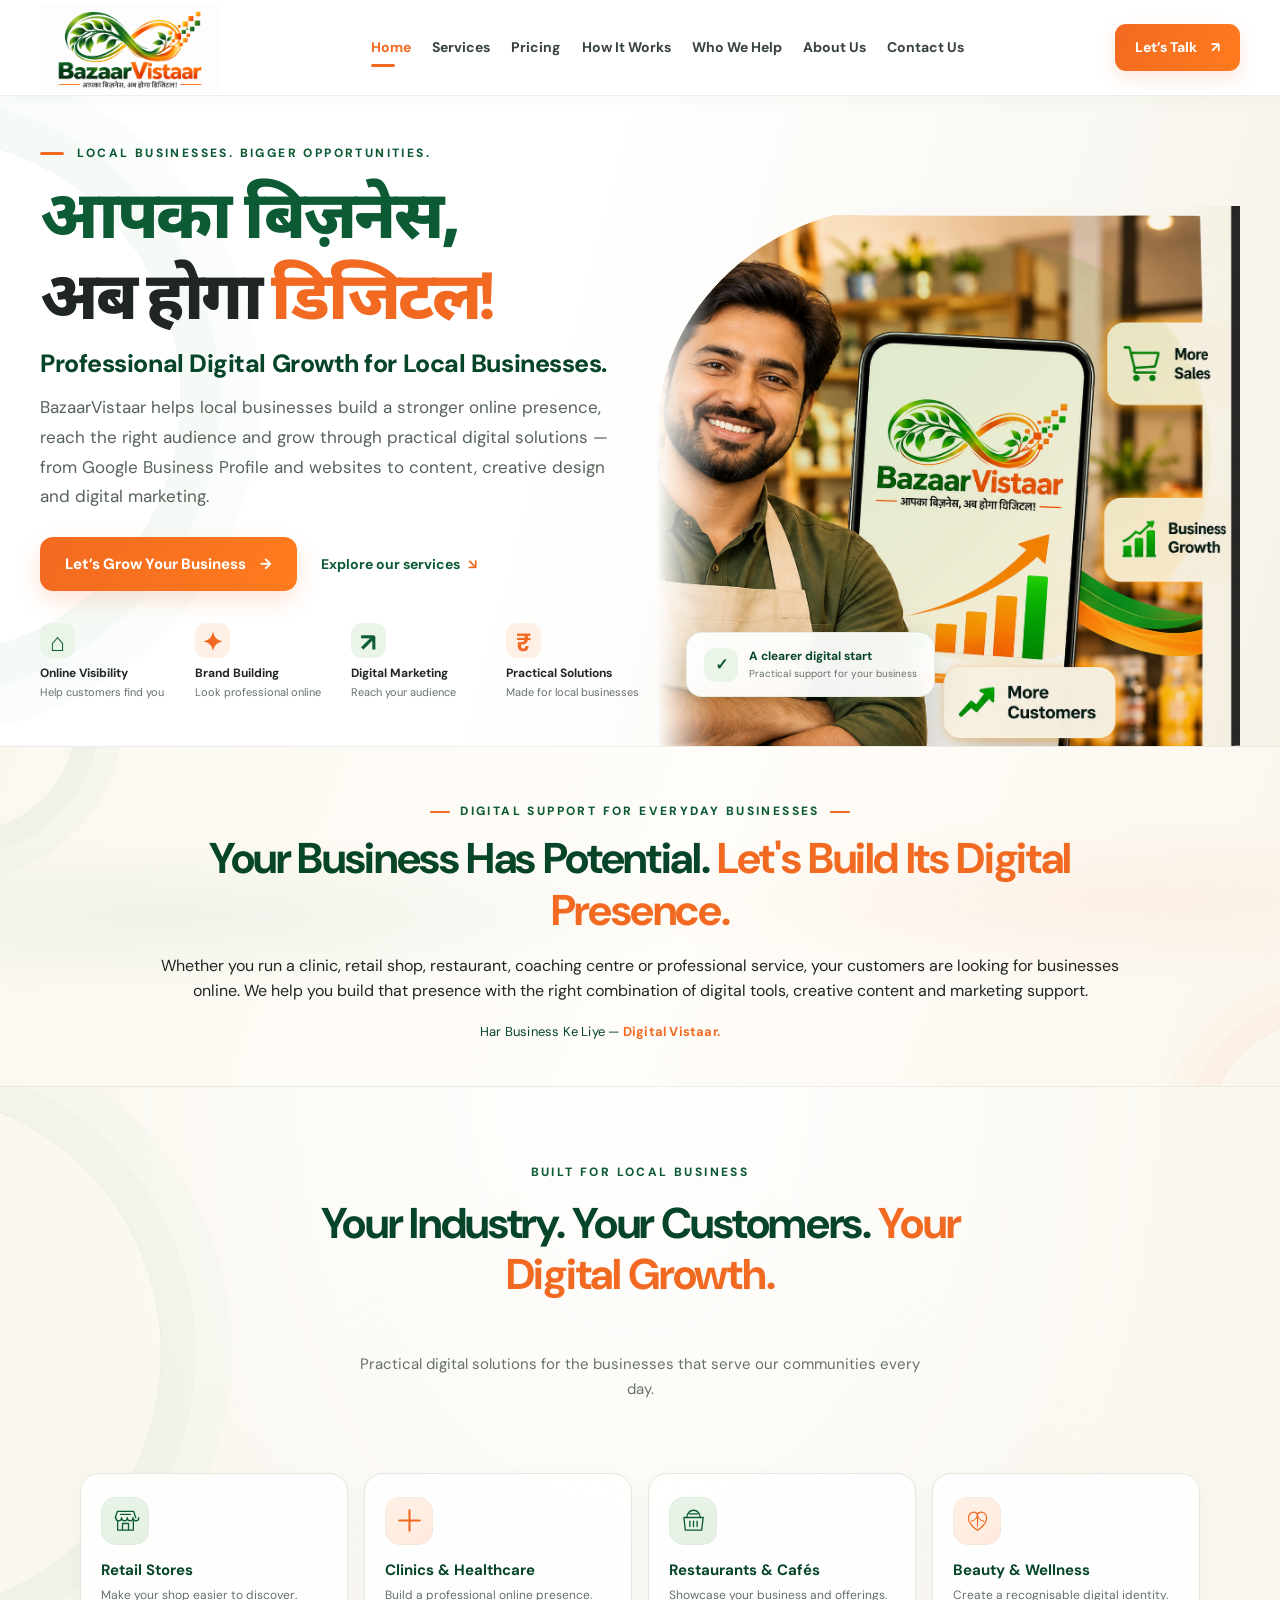
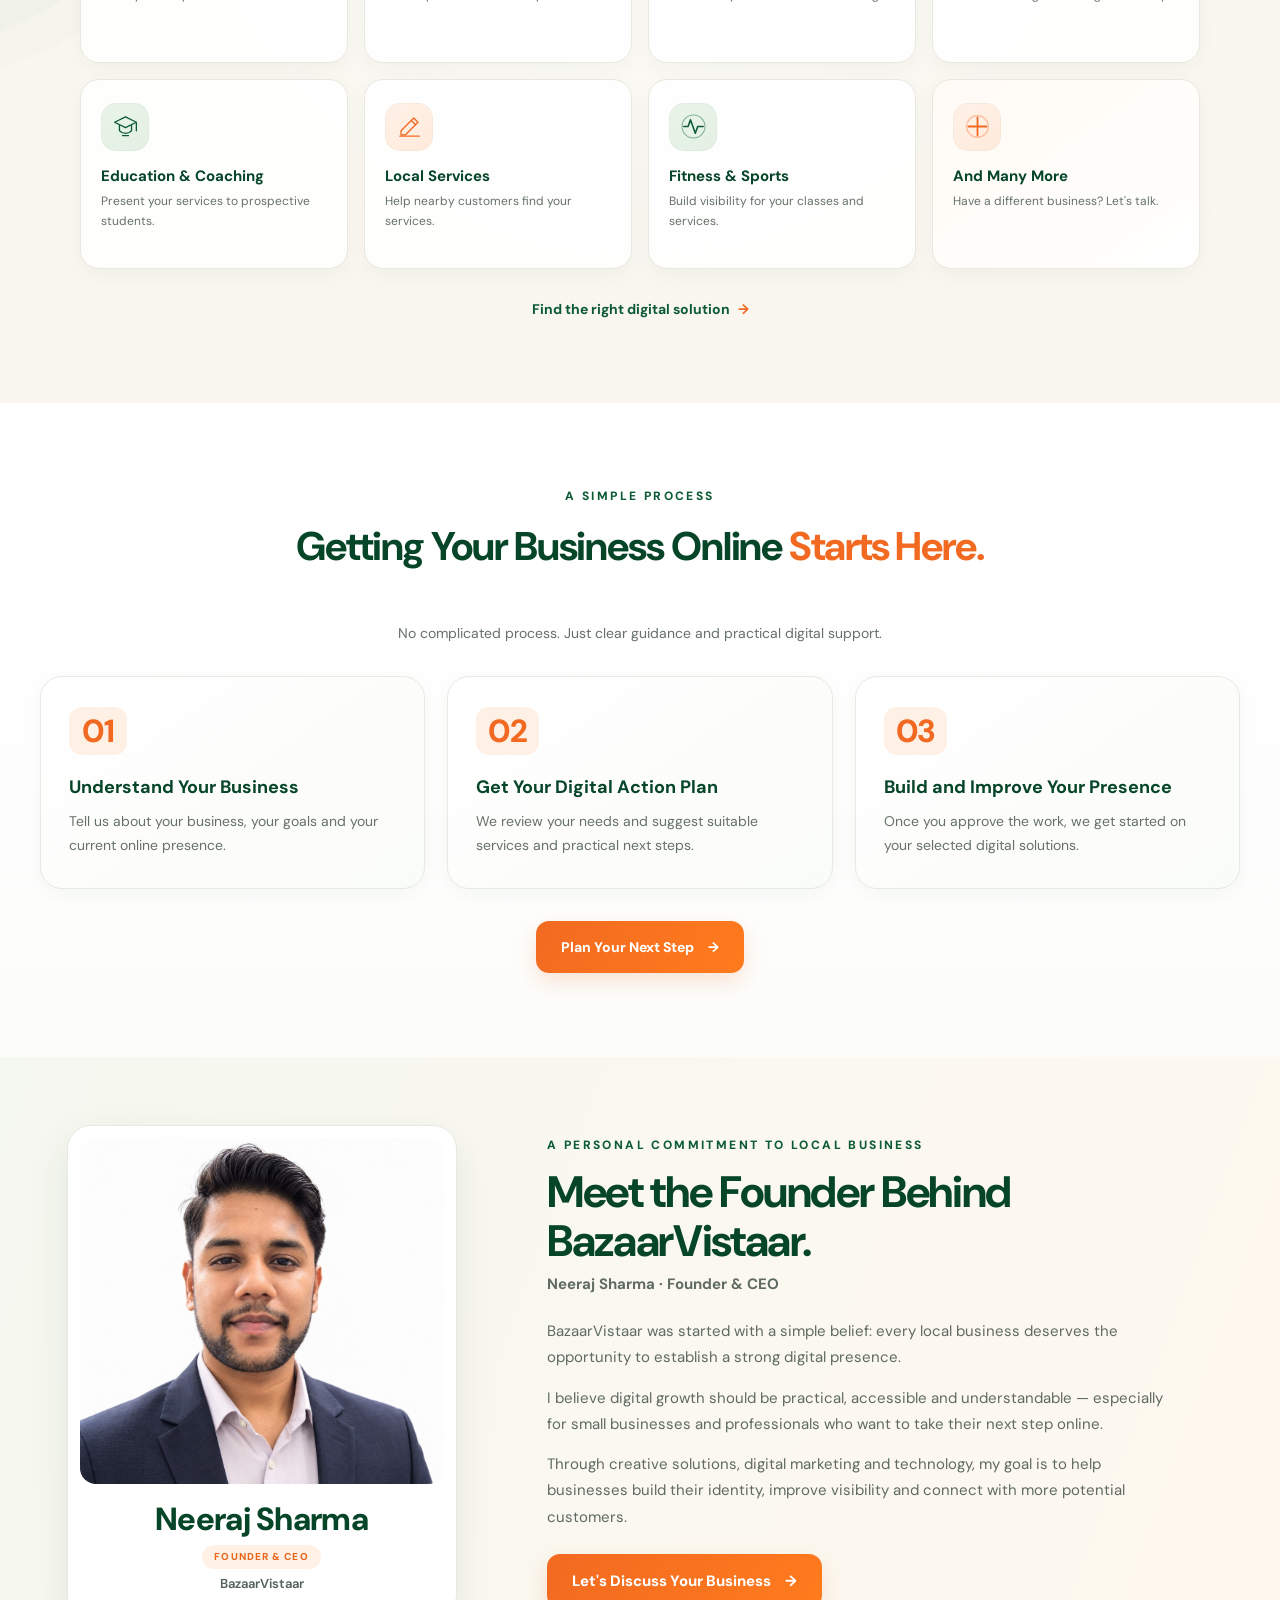
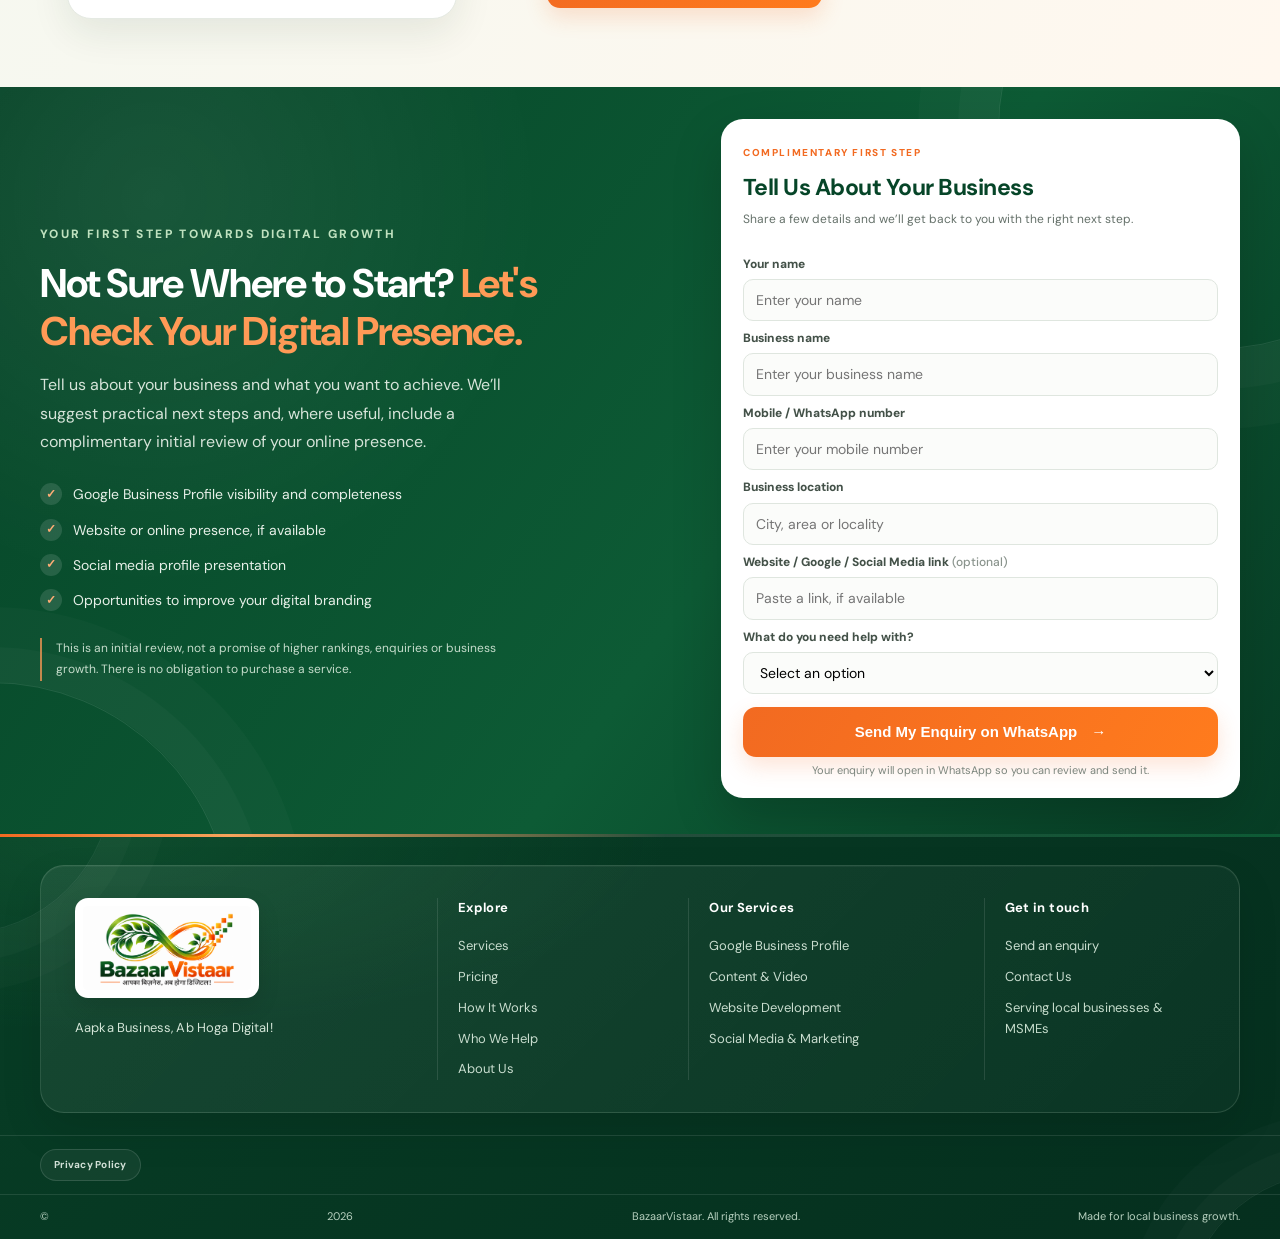
<file: index-before-removing-free-check-offer-20261106.html>
<!DOCTYPE html>
<html lang="en">
<head>
  <meta charset="UTF-8">
  <meta name="viewport" content="width=device-width, initial-scale=1.0">
  <meta name="description" content="BazaarVistaar helps local businesses build a stronger digital presence with Google Business Profile, websites, content, creative design and digital marketing. Explore practical digital solutions for your business.">
  <meta name="theme-color" content="#0d5b35">
  <meta property="og:title" content="BazaarVistaar — Professional Digital Growth for Local Businesses">
  <meta property="og:description" content="Build your online presence, strengthen your brand and take the next step with practical digital solutions. Discover practical digital solutions for your business.">
  <meta property="og:type" content="website">
  <title>BazaarVistaar | Digital Growth Solutions for Local Businesses</title>
  <link rel="icon" href="assets/bazaarvistaar-logo.png">
  <link rel="preconnect" href="https://fonts.googleapis.com">
  <link rel="preconnect" href="https://fonts.gstatic.com" crossorigin>
  <link href="https://fonts.googleapis.com/css2?family=DM+Sans:wght@400;500;600;700;800&family=Noto+Sans+Devanagari:wght@400;500;600;700;800&display=swap" rel="stylesheet">
  <link rel="stylesheet" href="styles.css">
</head>
<body>
  <header class="site-header">
    <div class="container nav-wrap">
      <a class="brand" href="index.html#home" aria-label="BazaarVistaar home">
        <img src="assets/bazaarvistaar-logo.png" alt="BazaarVistaar — आपका बिज़नेस, अब होगा डिजिटल!">
      </a>
      <button class="menu-toggle" id="menuToggle" aria-label="Open navigation" aria-expanded="false">☰</button>
      <nav class="main-nav" id="mainNav">
        <a class="active" href="#home">Home</a>
        <a href="services.html">Services</a>
        <a href="pricing.html">Pricing</a>
        <a href="#how-it-works">How It Works</a>
        <a href="#businesses">Who We Help</a>
        <a href="#about">About Us</a>
        <a href="contact.html">Contact Us</a>
      </nav>
      <a class="btn btn-small nav-cta" href="#contact">Let’s Talk <span>↗</span></a>
    </div>
  </header>

  <main>
    <section class="hero premium-hero" id="home">
      <div class="hero-wash"></div>
      <div class="container hero-grid">
        <div class="hero-copy">
          <p class="eyebrow"><span></span> LOCAL BUSINESSES. BIGGER OPPORTUNITIES.</p>
          <h1><span class="hindi">आपका बिज़नेस,</span><br><span class="dark">अब होगा</span> <span class="orange">डिजिटल!</span></h1>
          <h2 class="hero-kicker">Professional Digital Growth for Local Businesses.</h2>
          <p class="hero-description">BazaarVistaar helps local businesses build a stronger online presence, reach the right audience and grow through practical digital solutions — from Google Business Profile and websites to content, creative design and digital marketing.</p>
          <div class="hero-actions">
            <a class="btn" href="#contact">Let’s Grow Your Business <span>→</span></a>
            <a class="text-link" href="services.html">Explore our services <span>↘</span></a>
          </div>
          <div class="hero-points">
            <div><span class="point-icon green">⌂</span><b>Online Visibility</b><small>Help customers find you</small></div>
            <div><span class="point-icon orange">✦</span><b>Brand Building</b><small>Look professional online</small></div>
            <div><span class="point-icon green">↗</span><b>Digital Marketing</b><small>Reach your audience</small></div>
            <div><span class="point-icon orange">₹</span><b>Practical Solutions</b><small>Made for local businesses</small></div>
          </div>
        </div>
        <div class="hero-visual">
          <img src="assets/hero-business.jpg" alt="Local business owner exploring digital tools for business growth">
          <div class="hero-image-note"><span class="hero-note-icon">✓</span><span><b>A clearer digital start</b><small>Practical support for your business</small></span></div>
        </div>
      </div>
    </section>

    <section class="intro-strip">
      <div class="container intro-inner">
        <p class="eyebrow centered">DIGITAL SUPPORT FOR EVERYDAY BUSINESSES</p>
        <h2>Your Business Has Potential. <span>Let's Build Its Digital Presence.</span></h2>
        <p>Whether you run a clinic, retail shop, restaurant, coaching centre or professional service, your customers are looking for businesses online. We help you build that presence with the right combination of digital tools, creative content and marketing support.</p>
        <p class="intro-hindi-line">Har Business Ke Liye — <strong>Digital Vistaar.</strong></p>
      </div>
    </section>

    <section class="business-section" id="businesses">
      <div class="container">
        <div class="section-heading centered-heading">
          <div><p class="eyebrow">BUILT FOR LOCAL BUSINESS</p><h2>Your Industry. Your Customers. <span>Your Digital Growth.</span></h2></div>
          <p>Practical digital solutions for the businesses that serve our communities every day.</p>
        </div>
        <div class="business-cards">
          <article class="business-card">
            <span class="business-card-icon" aria-hidden="true"><svg viewBox="0 0 48 48" fill="none"><path d="M7 19.5 10.5 9h27L41 19.5" stroke="currentColor" stroke-width="2.2" stroke-linecap="round" stroke-linejoin="round"/><path d="M8 19.5c0 3 2.1 5 4.8 5s4.7-2 4.7-5c0 3 2.1 5 4.8 5s4.7-2 4.7-5c0 3 2.1 5 4.8 5s4.7-2 4.7-5c0 3 2.1 5 4.8 5s4.7-2 4.7-5" stroke="currentColor" stroke-width="2.2" stroke-linecap="round" stroke-linejoin="round"/><path d="M11 24.5V40h26V24.5M19 40V29h10v11M16 14h16" stroke="currentColor" stroke-width="2.2" stroke-linecap="round" stroke-linejoin="round"/></svg></span>
            <h3>Retail Stores</h3><p>Make your shop easier to discover.</p><span class="business-card-hint">Explore digital solutions <b>↗</b></span>
          </article>
          <article class="business-card">
            <span class="business-card-icon" aria-hidden="true"><svg viewBox="0 0 48 48" fill="none"><path d="M24 7v34M7 24h34" stroke="currentColor" stroke-width="3.5" stroke-linecap="round"/><path d="M15 15h18v18H15z" stroke="currentColor" stroke-width="1.8" opacity=".0"/></svg></span>
            <h3>Clinics &amp; Healthcare</h3><p>Build a professional online presence.</p><span class="business-card-hint">Explore digital solutions <b>↗</b></span>
          </article>
          <article class="business-card">
            <span class="business-card-icon" aria-hidden="true"><svg viewBox="0 0 48 48" fill="none"><path d="M8 19h32l-2.5 21h-27L8 19Z" stroke="currentColor" stroke-width="2.2" stroke-linejoin="round"/><path d="M13 19c0-7 5-12 11-12s11 5 11 12M18 25v9M24 25v9M30 25v9" stroke="currentColor" stroke-width="2.2" stroke-linecap="round"/><path d="M17 13h14" stroke="currentColor" stroke-width="2.2" stroke-linecap="round"/></svg></span>
            <h3>Restaurants &amp; Cafés</h3><p>Showcase your business and offerings.</p><span class="business-card-hint">Explore digital solutions <b>↗</b></span>
          </article>
          <article class="business-card">
            <span class="business-card-icon" aria-hidden="true"><svg viewBox="0 0 48 48" fill="none"><path d="M24 40s-15-8.5-15-20c0-6 4-10 9-10 3 0 5 1.5 6 4 1-2.5 3-4 6-4 5 0 9 4 9 10 0 11.5-15 20-15 20Z" stroke="currentColor" stroke-width="2.2" stroke-linejoin="round"/><path d="M24 14c-1 7-5 10-10 11M24 14c1 7 5 10 10 11M24 14v19" stroke="currentColor" stroke-width="1.8" stroke-linecap="round"/></svg></span>
            <h3>Beauty &amp; Wellness</h3><p>Create a recognisable digital identity.</p><span class="business-card-hint">Explore digital solutions <b>↗</b></span>
          </article>
          <article class="business-card">
            <span class="business-card-icon" aria-hidden="true"><svg viewBox="0 0 48 48" fill="none"><path d="m6 17 18-9 18 9-18 9-18-9Z" stroke="currentColor" stroke-width="2.2" stroke-linejoin="round"/><path d="M14 22v9c6 6 14 6 20 0v-9M42 18v13" stroke="currentColor" stroke-width="2.2" stroke-linecap="round" stroke-linejoin="round"/><path d="M19 39h10" stroke="currentColor" stroke-width="2.2" stroke-linecap="round"/></svg></span>
            <h3>Education &amp; Coaching</h3><p>Present your services to prospective students.</p><span class="business-card-hint">Explore digital solutions <b>↗</b></span>
          </article>
          <article class="business-card">
            <span class="business-card-icon" aria-hidden="true"><svg viewBox="0 0 48 48" fill="none"><path d="M10 31 31 10l7 7-21 21H10v-7Z" stroke="currentColor" stroke-width="2.2" stroke-linejoin="round"/><path d="m27 14 7 7M8 40h32" stroke="currentColor" stroke-width="2.2" stroke-linecap="round"/></svg></span>
            <h3>Local Services</h3><p>Help nearby customers find your services.</p><span class="business-card-hint">Explore digital solutions <b>↗</b></span>
          </article>
          <article class="business-card">
            <span class="business-card-icon" aria-hidden="true"><svg viewBox="0 0 48 48" fill="none"><path d="M8 24h7l4-11 8 22 4-11h9" stroke="currentColor" stroke-width="2.6" stroke-linecap="round" stroke-linejoin="round"/><circle cx="24" cy="24" r="19" stroke="currentColor" stroke-width="1.8" opacity=".45"/></svg></span>
            <h3>Fitness &amp; Sports</h3><p>Build visibility for your classes and services.</p><span class="business-card-hint">Explore digital solutions <b>↗</b></span>
          </article>
          <article class="business-card business-card-more">
            <span class="business-card-icon" aria-hidden="true"><svg viewBox="0 0 48 48" fill="none"><path d="M24 9v30M9 24h30" stroke="currentColor" stroke-width="3" stroke-linecap="round"/><circle cx="24" cy="24" r="18" stroke="currentColor" stroke-width="1.8" opacity=".4"/></svg></span>
            <h3>And Many More</h3><p>Have a different business? Let's talk.</p><span class="business-card-hint">Tell us about your business <b>↗</b></span>
          </article>
        </div>
        <div class="business-cta"><a class="text-link" href="#contact">Find the right digital solution <span>→</span></a></div>
      </div>
    </section>

    <section class="how-section section" id="how-it-works">
      <div class="container">
        <div class="section-heading centered-heading">
          <div><p class="eyebrow">A SIMPLE PROCESS</p><h2>Getting Your Business Online <span>Starts Here.</span></h2></div>
          <p>No complicated process. Just clear guidance and practical digital support.</p>
        </div>
        <div class="steps">
          <div class="step"><div class="step-number">01</div><h3>Understand Your Business</h3><p>Tell us about your business, your goals and your current online presence.</p></div>
          <div class="step"><div class="step-number">02</div><h3>Get Your Digital Action Plan</h3><p>We review your needs and suggest suitable services and practical next steps.</p></div>
          <div class="step"><div class="step-number">03</div><h3>Build and Improve Your Presence</h3><p>Once you approve the work, we get started on your selected digital solutions.</p></div>
        </div>
        <div class="process-cta"><a class="btn" href="#contact">Plan Your Next Step <span>→</span></a></div>
      </div>
    </section>

    <section class="about-section" id="about">
      <div class="container about-grid">
        <div class="about-mark founder-portrait">
          <img src="assets/neeraj-sharma.jpg" alt="Neeraj Sharma, Founder of BazaarVistaar">
          <div class="founder-photo-caption"><strong class="founder-name">Neeraj Sharma</strong><span class="founder-role">FOUNDER &amp; CEO</span><span class="founder-brand">BazaarVistaar</span></div>
        </div>
        <div class="about-copy founder-copy">
          <p class="eyebrow">A PERSONAL COMMITMENT TO LOCAL BUSINESS</p>
          <h2 class="founder-heading">Meet the Founder Behind BazaarVistaar.</h2>
          <p class="founder-title">Neeraj Sharma · Founder &amp; CEO</p>
          <p>BazaarVistaar was started with a simple belief: every local business deserves the opportunity to establish a strong digital presence.</p>
          <p>I believe digital growth should be practical, accessible and understandable — especially for small businesses and professionals who want to take their next step online.</p>
          <p>Through creative solutions, digital marketing and technology, my goal is to help businesses build their identity, improve visibility and connect with more potential customers.</p>
          <a class="btn" href="#contact">Let's Discuss Your Business <span>→</span></a>
        </div>
      </div>
    </section>

    <section class="contact-section free-check-section" id="contact">
      <div class="container contact-grid">
        <div class="free-check-copy">
          <p class="eyebrow">YOUR FIRST STEP TOWARDS DIGITAL GROWTH</p>
          <h2>Not Sure Where to Start? <span>Let's Check Your Digital Presence.</span></h2>
          <p>Tell us about your business and what you want to achieve. We’ll suggest practical next steps and, where useful, include a complimentary initial review of your online presence.</p>
          <div class="free-check-list">
            <div><span>✓</span> Google Business Profile visibility and completeness</div>
            <div><span>✓</span> Website or online presence, if available</div>
            <div><span>✓</span> Social media profile presentation</div>
            <div><span>✓</span> Opportunities to improve your digital branding</div>
          </div>
          <p class="free-check-disclaimer">This is an initial review, not a promise of higher rankings, enquiries or business growth. There is no obligation to purchase a service.</p>
        </div>
        <form class="enquiry-form" id="enquiryForm">
          <div class="form-card-heading"><span class="form-card-eyebrow">COMPLIMENTARY FIRST STEP</span><h3>Tell Us About Your Business</h3><p>Share a few details and we’ll get back to you with the right next step.</p></div>
          <label for="name">Your name</label><input id="name" name="name" type="text" placeholder="Enter your name" autocomplete="name" required>
          <label for="business">Business name</label><input id="business" name="business" type="text" placeholder="Enter your business name" autocomplete="organization" required>
          <label for="phone">Mobile / WhatsApp number</label><input id="phone" name="phone" type="tel" inputmode="tel" pattern="[0-9+\-\s]{10,15}" placeholder="Enter your mobile number" autocomplete="tel" required>
          <label for="location">Business location</label><input id="location" name="location" type="text" placeholder="City, area or locality" autocomplete="address-level2" required>
          <label for="onlineLinks">Website / Google / Social Media link <span class="optional-label">(optional)</span></label><input id="onlineLinks" name="onlineLinks" type="url" placeholder="Paste a link, if available">
          <label for="service">What do you need help with?</label>
          <select id="service" name="service" required>
            <option value="">Select an option</option>
            <option>Digital Presence Review</option>
            <option>Google Business Profile</option>
            <option>Website / Landing Page</option>
            <option>Content Research &amp; Scriptwriting</option>
            <option>Video Editing</option>
            <option>Social Media Management</option>
            <option>Poster &amp; Creative Design</option>
            <option>Digital Marketing</option>
            <option>Multiple Services / Not Sure</option>
          </select>
          <button class="btn form-submit" type="submit">Send My Enquiry on WhatsApp <span>→</span></button>
          <small class="form-hint">Your enquiry will open in WhatsApp so you can review and send it.</small>
        </form>
      </div>
    </section>
  </main>

  <footer class="site-footer">
    <div class="container footer-main">
      <div class="footer-brand"><img src="assets/bazaarvistaar-logo.png" alt="BazaarVistaar"><p>Aapka Business, Ab Hoga Digital!</p></div>
      <div><b>Explore</b><a href="services.html">Services</a><a href="pricing.html">Pricing</a><a href="#how-it-works">How It Works</a><a href="#businesses">Who We Help</a><a href="#about">About Us</a></div>
      <div><b>Our Services</b><a href="services.html">Google Business Profile</a><a href="services.html">Content &amp; Video</a><a href="services.html">Website Development</a><a href="services.html">Social Media &amp; Marketing</a></div>
      <div><b>Get in touch</b><a href="#contact">Send an enquiry</a><a href="contact.html">Contact Us</a><span>Serving local businesses &amp; MSMEs</span></div>
    </div>
    <div class="footer-bottom"><div class="container"><a class="footer-privacy-link" href="privacy-policy.html">Privacy Policy</a></div></div><div class="footer-bottom"><div class="container">© <span id="year"></span> BazaarVistaar. All rights reserved. <span>Made for local business growth.</span></div></div>
  </footer>
  <script src="config.js"></script>
  <script src="script.js"></script>
</body>
</html>
</file>
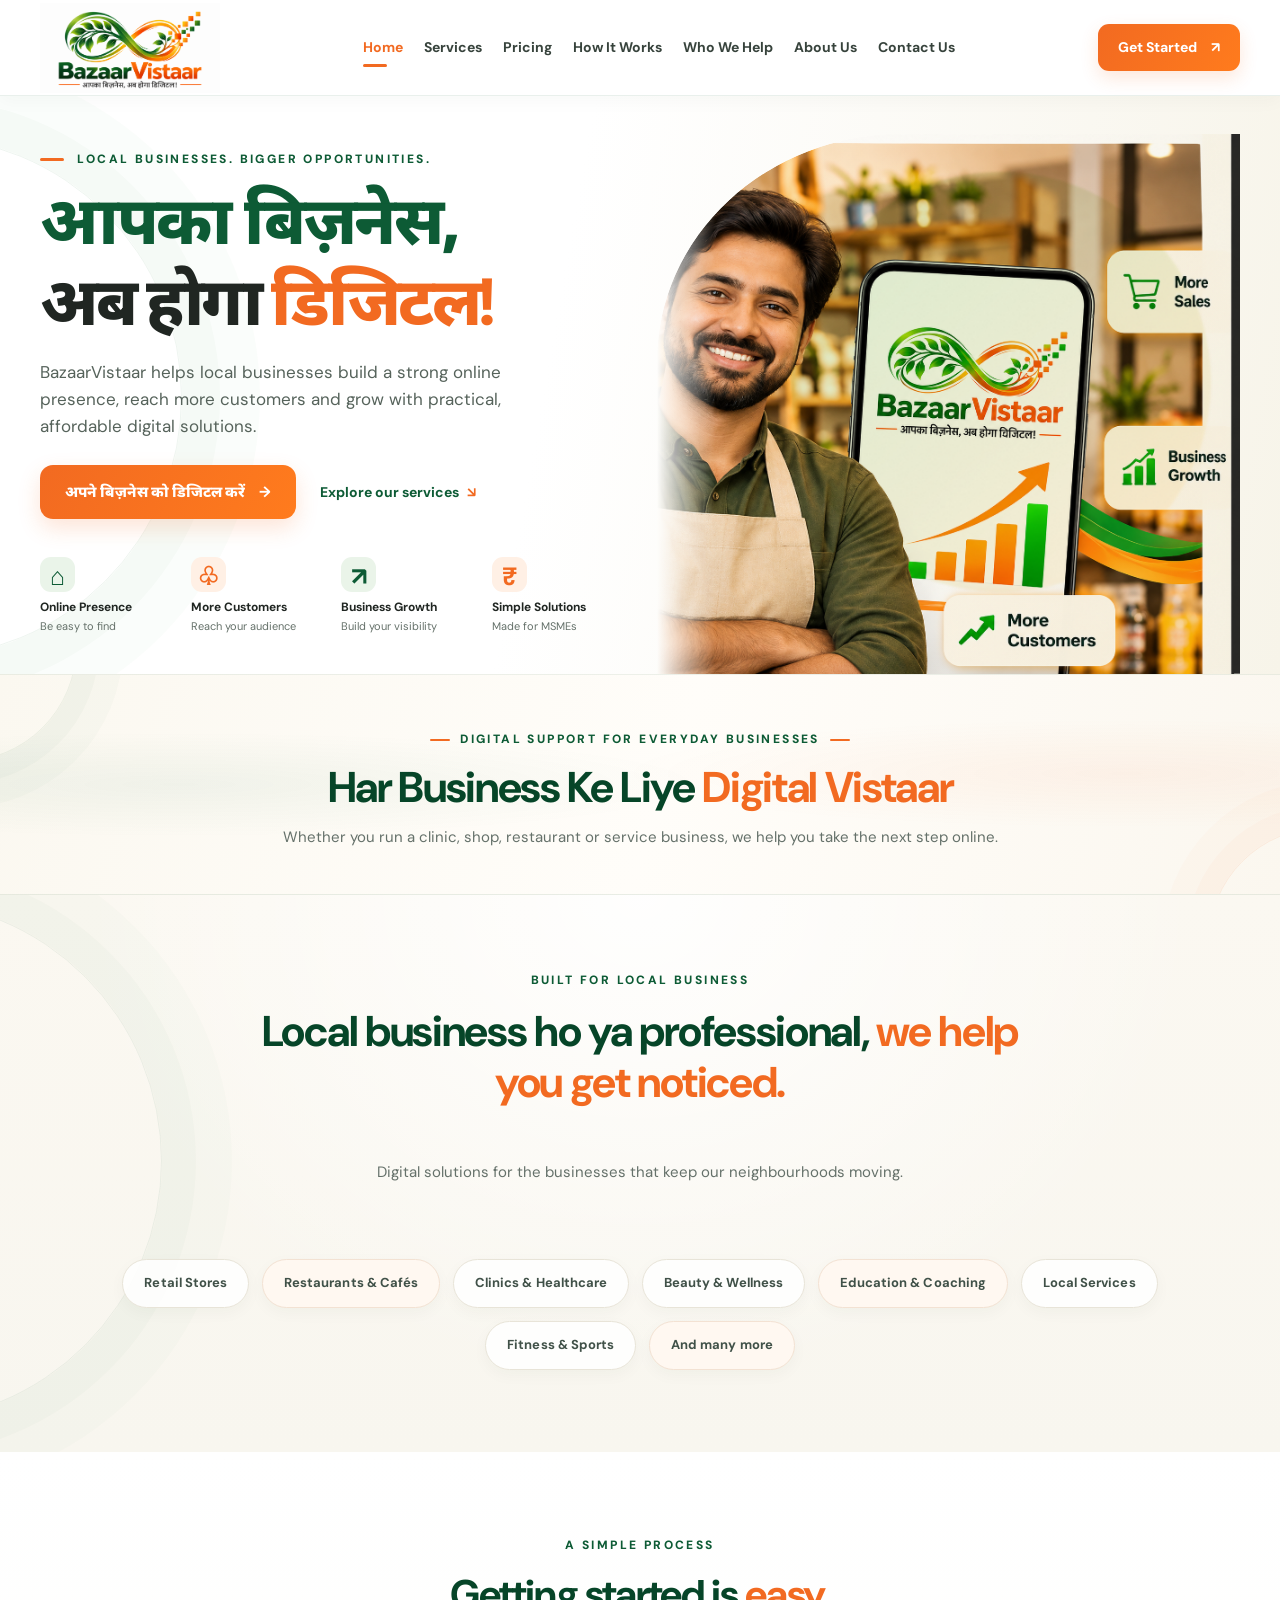
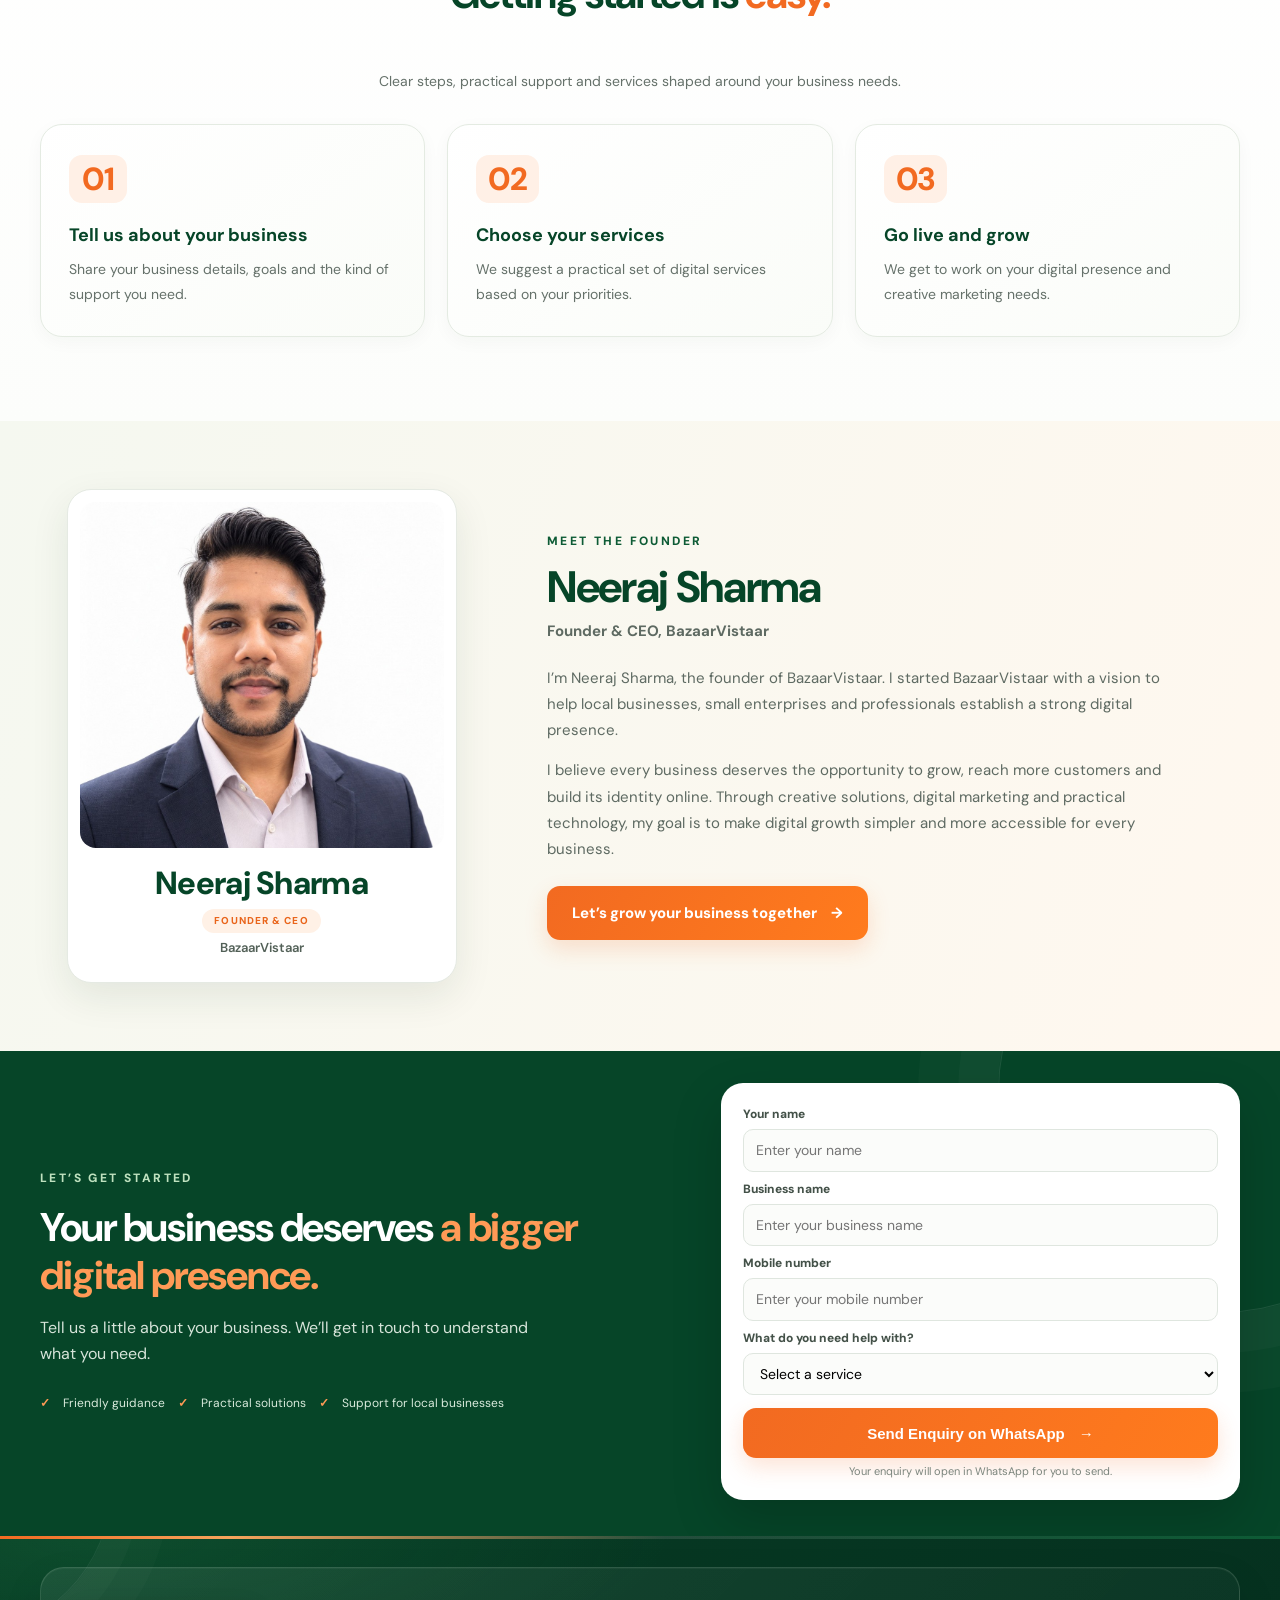
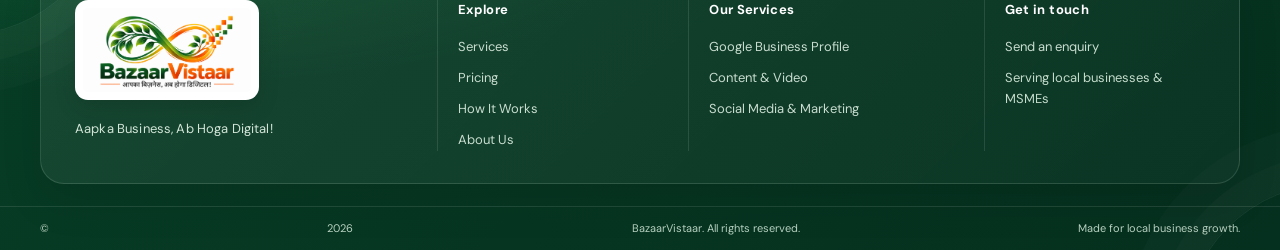
<file: index-original-before-premium-update.html>
<!DOCTYPE html>
<html lang="en">
<head>
  <meta charset="UTF-8">
  <meta name="viewport" content="width=device-width, initial-scale=1.0">
  <meta name="description" content="BazaarVistaar helps local businesses grow digitally with Google Business Profile management, content creation, video editing, social media management and digital marketing.">
  <meta name="theme-color" content="#0d5b35">
  <meta property="og:title" content="BazaarVistaar — आपका बिज़नेस, अब होगा डिजिटल!">
  <meta property="og:description" content="Practical digital presence and marketing support for local businesses and MSMEs.">
  <meta property="og:type" content="website">
  <title>BazaarVistaar | Aapka Business, Ab Hoga Digital!</title>
  <link rel="icon" href="assets/bazaarvistaar-logo.png">
  <link rel="preconnect" href="https://fonts.googleapis.com">
  <link rel="preconnect" href="https://fonts.gstatic.com" crossorigin>
  <link href="https://fonts.googleapis.com/css2?family=DM+Sans:wght@400;500;600;700;800&family=Noto+Sans+Devanagari:wght@400;500;600;700;800&display=swap" rel="stylesheet">
  <link rel="stylesheet" href="styles.css">
</head>
<body>
  <header class="site-header">
    <div class="container nav-wrap">
      <a class="brand" href="index.html#home" aria-label="BazaarVistaar home">
        <img src="assets/bazaarvistaar-logo.png" alt="BazaarVistaar — आपका बिज़नेस, अब होगा डिजिटल!">
      </a>
      <button class="menu-toggle" id="menuToggle" aria-label="Open navigation" aria-expanded="false">☰</button>
      <nav class="main-nav" id="mainNav">
        <a class="active" href="#home">Home</a>
        <a href="services.html">Services</a>
        <a href="pricing.html">Pricing</a>
        <a href="#how-it-works">How It Works</a>
        <a href="#businesses">Who We Help</a>
        <a href="#about">About Us</a>
        <a href="contact.html">Contact Us</a>
      </nav>
      <a class="btn btn-small nav-cta" href="#contact">Get Started <span>↗</span></a>
    </div>
  </header>

  <main>
    <section class="hero" id="home">
      <div class="hero-wash"></div>
      <div class="container hero-grid">
        <div class="hero-copy">
          <p class="eyebrow"><span></span> LOCAL BUSINESSES. BIGGER OPPORTUNITIES.</p>
          <h1><span class="hindi">आपका बिज़नेस,</span><br><span class="dark">अब होगा</span> <span class="orange">डिजिटल!</span></h1>
          <p class="hero-description">BazaarVistaar helps local businesses build a strong online presence, reach more customers and grow with practical, affordable digital solutions.</p>
          <div class="hero-actions">
            <a class="btn" href="#contact">अपने बिज़नेस को डिजिटल करें <span>→</span></a>
            <a class="text-link" href="services.html">Explore our services <span>↘</span></a>
          </div>
          <div class="hero-points">
            <div><span class="point-icon green">⌂</span><b>Online Presence</b><small>Be easy to find</small></div>
            <div><span class="point-icon orange">♧</span><b>More Customers</b><small>Reach your audience</small></div>
            <div><span class="point-icon green">↗</span><b>Business Growth</b><small>Build your visibility</small></div>
            <div><span class="point-icon orange">₹</span><b>Simple Solutions</b><small>Made for MSMEs</small></div>
          </div>
        </div>
        <div class="hero-visual">
          <img src="assets/hero-business.jpg" alt="Local business owner with a digital business growth smartphone concept">
          <div class="floating-card card-top"><span class="mini-icon">◎</span><span><b>Online Presence</b><small>Get discovered locally</small></span></div>
          
        </div>
      </div>
    </section>

    <section class="intro-strip">
      <div class="container intro-inner">
        <p class="eyebrow centered">DIGITAL SUPPORT FOR EVERYDAY BUSINESSES</p>
        <h2>Har Business Ke Liye <span>Digital Vistaar</span></h2>
        <p>Whether you run a clinic, shop, restaurant or service business, we help you take the next step online.</p>
      </div>
    </section>

    <section class="business-section" id="businesses">
      <div class="container">
        <div class="section-heading centered-heading">
          <div><p class="eyebrow">BUILT FOR LOCAL BUSINESS</p><h2>Local business ho ya professional, <span>we help you get noticed.</span></h2></div>
          <p>Digital solutions for the businesses that keep our neighbourhoods moving.</p>
        </div>
        <div class="business-pills">
          <span>Retail Stores</span><span>Restaurants & Cafés</span><span>Clinics & Healthcare</span><span>Beauty & Wellness</span><span>Education & Coaching</span><span>Local Services</span><span>Fitness & Sports</span><span>And many more</span>
        </div>
      </div>
    </section>

    <section class="how-section section" id="how-it-works">
      <div class="container">
        <div class="section-heading centered-heading">
          <div><p class="eyebrow">A SIMPLE PROCESS</p><h2>Getting started is <span>easy.</span></h2></div>
          <p>Clear steps, practical support and services shaped around your business needs.</p>
        </div>
        <div class="steps">
          <div class="step"><div class="step-number">01</div><h3>Tell us about your business</h3><p>Share your business details, goals and the kind of support you need.</p></div>
          <div class="step"><div class="step-number">02</div><h3>Choose your services</h3><p>We suggest a practical set of digital services based on your priorities.</p></div>
          <div class="step"><div class="step-number">03</div><h3>Go live and grow</h3><p>We get to work on your digital presence and creative marketing needs.</p></div>
        </div>
      </div>
    </section>

    <section class="about-section" id="about">
      <div class="container about-grid">
        <div class="about-mark founder-portrait">
          <img src="assets/neeraj-sharma.jpg" alt="Neeraj Sharma, Founder of BazaarVistaar">
          <div class="founder-photo-caption"><strong class="founder-name">Neeraj Sharma</strong><span class="founder-role">FOUNDER &amp; CEO</span><span class="founder-brand">BazaarVistaar</span></div>
        </div>
        <div class="about-copy founder-copy">
          <p class="eyebrow">MEET THE FOUNDER</p>
          <h2 class="founder-heading">Neeraj Sharma</h2>
          <p class="founder-title">Founder &amp; CEO, BazaarVistaar</p>
          <p>I’m Neeraj Sharma, the founder of BazaarVistaar. I started BazaarVistaar with a vision to help local businesses, small enterprises and professionals establish a strong digital presence.</p>
          <p>I believe every business deserves the opportunity to grow, reach more customers and build its identity online. Through creative solutions, digital marketing and practical technology, my goal is to make digital growth simpler and more accessible for every business.</p>
          <a class="btn" href="#contact">Let’s grow your business together <span>→</span></a>
        </div>
      </div>
    </section>

    <section class="contact-section" id="contact">
      <div class="container contact-grid">
        <div>
          <p class="eyebrow">LET’S GET STARTED</p>
          <h2>Your business deserves <span>a bigger digital presence.</span></h2>
          <p>Tell us a little about your business. We’ll get in touch to understand what you need.</p>
          <div class="contact-note"><span>✓</span> Friendly guidance <span>✓</span> Practical solutions <span>✓</span> Support for local businesses</div>
        </div>
        <form class="enquiry-form" id="enquiryForm">
          <label for="name">Your name</label><input id="name" name="name" type="text" placeholder="Enter your name" required>
          <label for="business">Business name</label><input id="business" name="business" type="text" placeholder="Enter your business name" required>
          <label for="phone">Mobile number</label><input id="phone" name="phone" type="tel" inputmode="numeric" pattern="[0-9+\-\s]{10,15}" placeholder="Enter your mobile number" required>
          <label for="service">What do you need help with?</label>
          <select id="service" name="service" required>
            <option value="">Select a service</option>
            <option>Google Business Profile</option><option>Content & Scriptwriting</option><option>Video Editing</option><option>Social Media Management</option><option>Poster & Creative Design</option><option>Digital Marketing</option><option>Multiple Services / Not Sure</option>
          </select>
          <button class="btn form-submit" type="submit">Send Enquiry on WhatsApp <span>→</span></button>
          <small class="form-hint">Your enquiry will open in WhatsApp for you to send.</small>
        </form>
      </div>
    </section>
  </main>

  <footer class="site-footer">
    <div class="container footer-main">
      <div class="footer-brand"><img src="assets/bazaarvistaar-logo.png" alt="BazaarVistaar"><p>Aapka Business, Ab Hoga Digital!</p></div>
      <div><b>Explore</b><a href="services.html">Services</a><a href="pricing.html">Pricing</a><a href="#how-it-works">How It Works</a><a href="#about">About Us</a></div>
      <div><b>Our Services</b><a href="services.html">Google Business Profile</a><a href="services.html">Content & Video</a><a href="services.html">Social Media & Marketing</a></div>
      <div><b>Get in touch</b><a href="#contact">Send an enquiry</a><span>Serving local businesses & MSMEs</span></div>
    </div>
    <div class="footer-bottom"><div class="container">© <span id="year"></span> BazaarVistaar. All rights reserved. <span>Made for local business growth.</span></div></div>
  </footer>
  <script src="config.js"></script>
  <script src="script.js"></script>
</body>
</html>
</file>
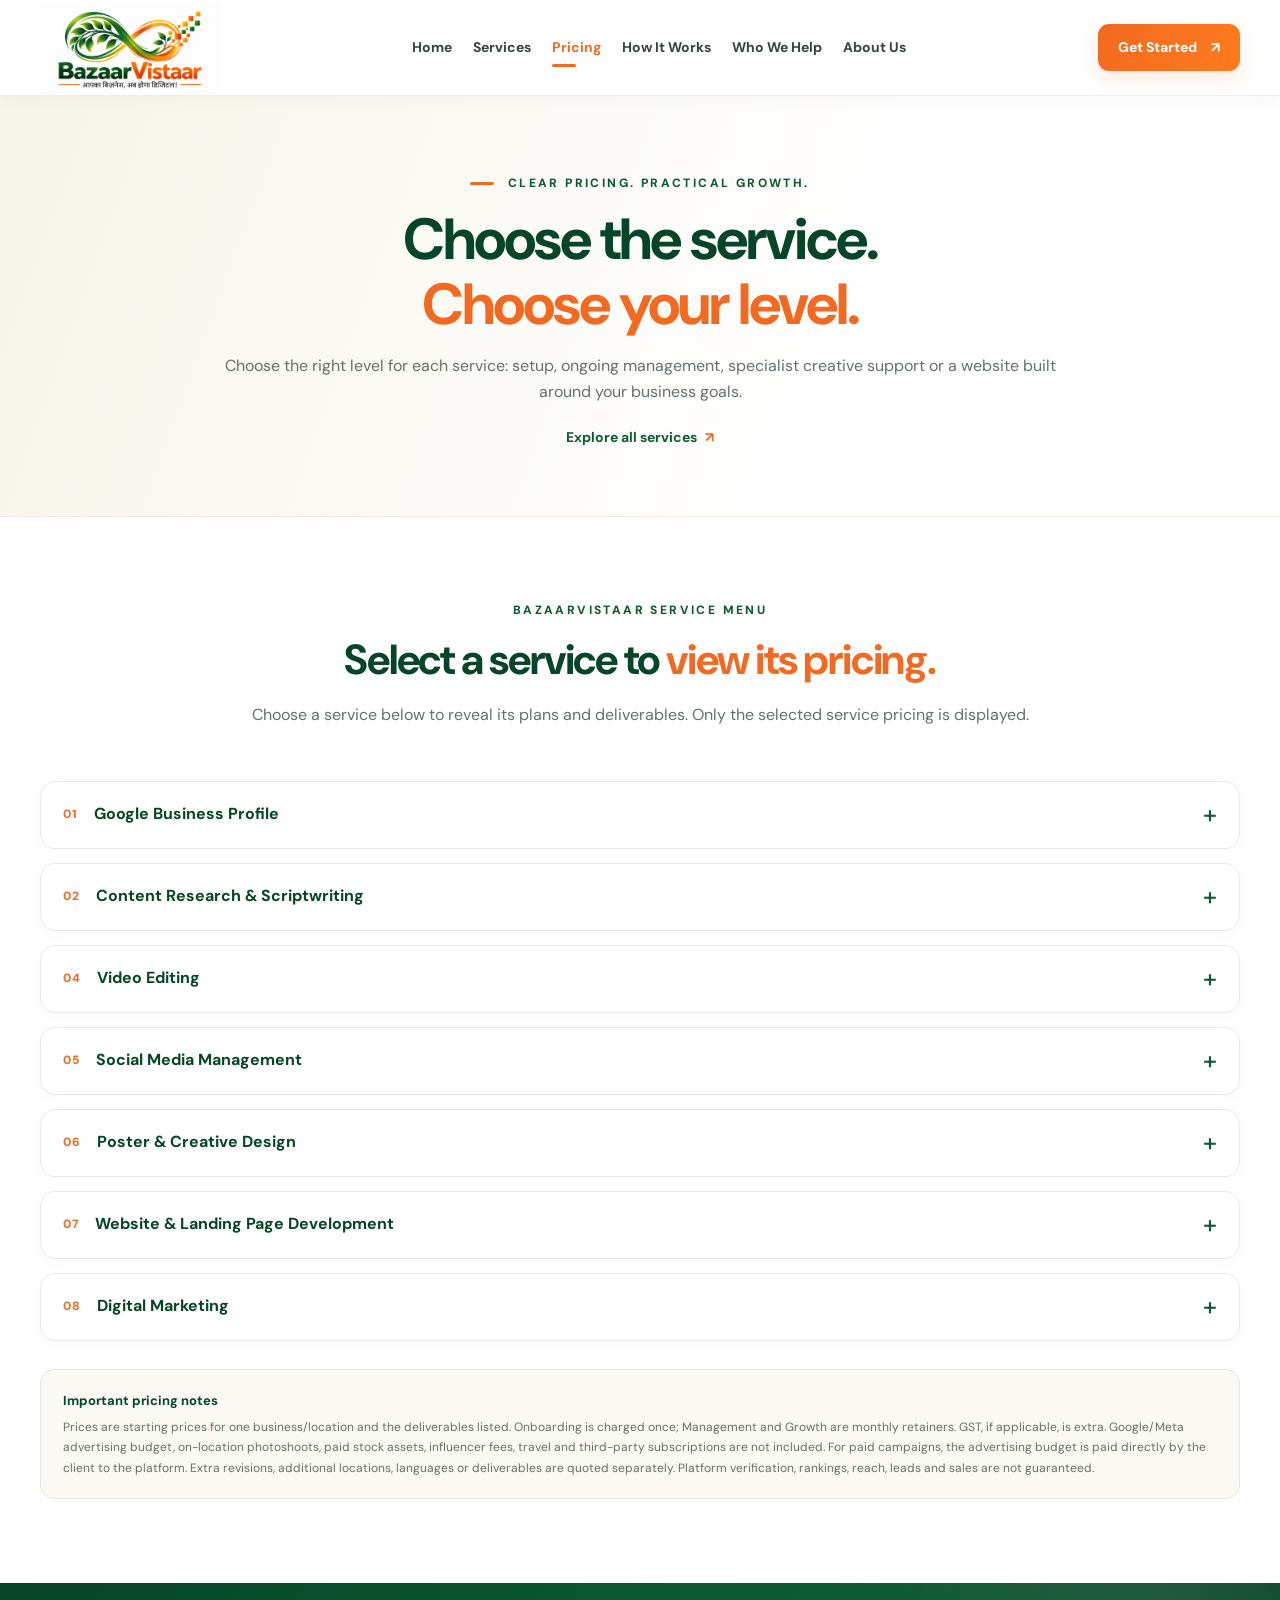
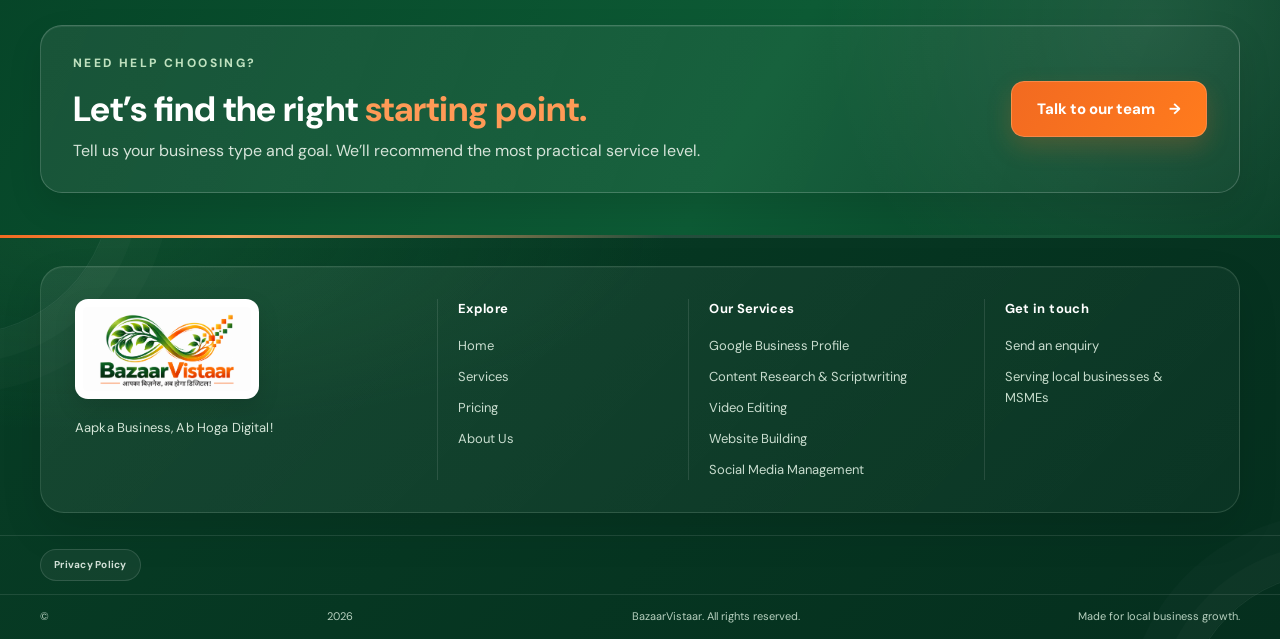
<file: pricing-original-before-final-update.html>
<!DOCTYPE html>
<html lang="en">
<head>
  <meta charset="UTF-8">
  <meta name="viewport" content="width=device-width, initial-scale=1.0">
  <meta name="description" content="Transparent, service-wise onboarding, monthly management and growth pricing for Uttar Pradesh businesses from BazaarVistaar.">
  <meta name="theme-color" content="#0d5b35">
  <title>Service-wise Pricing | BazaarVistaar</title>
  <link rel="icon" href="assets/bazaarvistaar-logo.png">
  <link rel="preconnect" href="https://fonts.googleapis.com">
  <link rel="preconnect" href="https://fonts.gstatic.com" crossorigin>
  <link href="https://fonts.googleapis.com/css2?family=DM+Sans:wght@400;500;600;700;800&family=Noto+Sans+Devanagari:wght@400;500;600;700;800&display=swap" rel="stylesheet">
  <link rel="stylesheet" href="styles.css">
  <link rel="stylesheet" href="pricing.css">
</head>
<body>
<header class="site-header"><div class="container nav-wrap">
  <a class="brand" href="index.html#home" aria-label="BazaarVistaar home"><img src="assets/bazaarvistaar-logo.png" alt="BazaarVistaar"></a>
  <button class="menu-toggle" id="menuToggle" aria-label="Open navigation" aria-expanded="false">☰</button>
  <nav class="main-nav" id="mainNav">
    <a href="index.html#home">Home</a><a href="services.html">Services</a><a class="active" href="pricing.html">Pricing</a>
    <a href="index.html#how-it-works">How It Works</a><a href="index.html#businesses">Who We Help</a><a href="index.html#about">About Us</a>
  </nav>
  <a class="btn btn-small nav-cta" href="index.html#contact">Get Started <span>↗</span></a>
</div></header>
<main>
  <section class="pricing-page-hero"><div class="container pricing-page-hero-inner">
    <p class="eyebrow"><span></span> CLEAR PRICING. PRACTICAL GROWTH.</p>
    <h1>Choose the service.<br><span>Choose your level.</span></h1>
    <p>Choose the right level for each service: setup, ongoing management, specialist creative support or a website built around your business goals.</p>
    <a class="text-link" href="services.html">Explore all services <span>↗</span></a>
  </div></section>

  <section class="service-catalogue section" id="service-pricing">
    <div class="container">
      <div class="catalogue-intro">
        <p class="eyebrow">BAZAARVISTAAR SERVICE MENU</p>
        <h2>Select a service to <span>view its pricing.</span></h2>
        <p>Choose a service below to reveal its plans and deliverables. Only the selected service pricing is displayed.</p>
        
      </div>

      <details class="service-accordion" id="google-business-profile">
        <summary class="service-accordion-trigger"><span>01</span><strong>Google Business Profile</strong><i aria-hidden="true">+</i></summary>
        <section class="service-price-block">

        <div class="service-price-heading"><div><p class="service-kicker">01 / GET FOUND LOCALLY</p><h2>Google Business Profile</h2><p>Help nearby customers find accurate information about your business on Google Search and Maps.</p></div><a href="services.html">Service details ↗</a></div>
        <div class="service-price-grid">
          <article class="service-plan"><span class="service-plan-type">ONBOARDING</span><h3>Profile Launch</h3><p class="service-plan-price">₹2,499 <small>one-time</small></p><p class="service-plan-summary">For a business setting up or improving its listing for the first time.</p><ul><li>Profile setup or ownership guidance</li><li>Business description and category selection</li><li>Hours, contact and service-area details</li><li>Up to 10 client-supplied photos</li><li>Verification guidance and checklist</li></ul><a class="btn service-plan-cta pricing-whatsapp" href="#contact" data-plan="Google Business Profile — Profile Launch, ₹2,499 one-time">Choose onboarding <span>→</span></a></article>
          <article class="service-plan"><span class="service-plan-type">MANAGEMENT</span><h3>Local Presence</h3><p class="service-plan-price">₹2,499 <small>/ month</small></p><p class="service-plan-summary">For businesses that want their profile kept active and accurate.</p><ul><li>Up to 4 Google posts per month</li><li>Routine business information updates</li><li>Photo and service-list refreshes</li><li>Review monitoring with reply drafts</li><li>Monthly activity summary</li></ul><a class="btn service-plan-cta pricing-whatsapp" href="#contact" data-plan="Google Business Profile — Local Presence, ₹2,499/month">Choose management <span>→</span></a></article>
          <article class="service-plan featured"><span class="service-plan-type">GROWTH</span><h3>Local Visibility Plus</h3><p class="service-plan-price">₹4,999 <small>/ month</small></p><p class="service-plan-summary">For businesses ready to improve local relevance and customer actions.</p><ul><li>Up to 8 Google posts per month</li><li>Monthly service, product and photo updates</li><li>Review monitoring and response drafts</li><li>Local search/category refinement</li><li>Monthly insights and action report</li></ul><a class="btn service-plan-cta pricing-whatsapp" href="#contact" data-plan="Google Business Profile — Local Visibility Plus, ₹4,999/month">Choose growth <span>→</span></a></article>
        </div>
      
        </section>
      </details>

      <details class="service-accordion" id="content-research-scriptwriting">
        <summary class="service-accordion-trigger"><span>02</span><strong>Content Research &amp; Scriptwriting</strong><i aria-hidden="true">+</i></summary>
        <section class="service-price-block">
          <div class="service-price-heading"><div><p class="service-kicker">02 / RESEARCH. PLAN. CREATE.</p><h2>Content Research &amp; Scriptwriting</h2><p>Find relevant topics and turn them into engaging scripts with hooks, story flow and clear calls to action.</p></div><a href="services.html">Service details ↗</a></div>
          <div class="service-price-grid">
            <article class="service-plan"><span class="service-plan-type">STARTER</span><h3>Idea to Script</h3><p class="service-plan-price">₹999 <small>one-time</small></p><p class="service-plan-summary">For businesses that need a researched starting point and one ready-to-record script.</p><ul><li>Business and audience brief</li><li>5 tailored content topic ideas</li><li>Basic competitor content observations</li><li>1 short script up to 45 seconds</li><li>Hook, key message and CTA; one revision</li></ul><a class="btn service-plan-cta pricing-whatsapp" href="#contact" data-plan="Content Research & Scriptwriting — Idea to Script, ₹999 one-time">Choose starter <span>→</span></a></article>
            <article class="service-plan"><span class="service-plan-type">MONTHLY MANAGEMENT</span><h3>Content Consistency</h3><p class="service-plan-price">₹2,999 <small>/ month</small></p><p class="service-plan-summary">For businesses that want a researched monthly content direction and scripts ready to produce.</p><ul><li>12 researched content ideas per month</li><li>Audience questions and competitor observations</li><li>4 short-form scripts up to 60 seconds</li><li>Hooks, scene suggestions and CTAs</li><li>Monthly topic sheet and one revision per script</li></ul><a class="btn service-plan-cta pricing-whatsapp" href="#contact" data-plan="Content Research & Scriptwriting — Content Consistency, ₹2,999/month">Choose management <span>→</span></a></article>
            <article class="service-plan featured"><span class="service-plan-type">GROWTH</span><h3>Content Strategy Plus</h3><p class="service-plan-price">₹5,999 <small>/ month</small></p><p class="service-plan-summary">For brands planning regular campaigns, multiple themes and stronger storytelling.</p><ul><li>20 researched topic ideas per month</li><li>Competitor/content-gap review up to 5 competitors</li><li>8 short-form scripts up to 60 seconds</li><li>Trend and seasonal opportunity scan</li><li>Monthly content direction and planning call</li></ul><a class="btn service-plan-cta pricing-whatsapp" href="#contact" data-plan="Content Research & Scriptwriting — Content Strategy Plus, ₹5,999/month">Choose growth <span>→</span></a></article>
          </div>
        </section>
      </details>

      <details class="service-accordion" id="video-editing">
        <summary class="service-accordion-trigger"><span>04</span><strong>Video Editing</strong><i aria-hidden="true">+</i></summary>
        <section class="service-price-block">

        <div class="service-price-heading"><div><p class="service-kicker">03 / EDIT FOR EVERY KIND OF STORY</p><h2>Video Editing</h2><p>Choose the editing style that matches your footage, brand personality and content goal. Rates are per short-form video.</p></div><a href="services.html">Service details ↗</a></div>
        <div class="service-price-grid">
          <article class="service-plan"><span class="service-plan-type">BASIC EDIT</span><h3>Clean &amp; Clear</h3><p class="service-plan-price">₹699 <small>/ video</small></p><p class="service-plan-summary">A neat, professional edit for everyday business updates and simple reels.</p><ul><li>One vertical video up to 30 seconds</li><li>Clean cuts and basic trimming</li><li>Background music from supplied/licensed library</li><li>Basic subtitles and logo placement</li><li>One revision; client supplies footage</li></ul><a class="btn service-plan-cta pricing-whatsapp" href="#contact" data-plan="Video Editing — Basic Edit, ₹699 per video">Choose basic edit <span>→</span></a></article>
          <article class="service-plan"><span class="service-plan-type">TRANSITIONAL EDIT</span><h3>Dynamic Flow</h3><p class="service-plan-price">₹1,199 <small>/ video</small></p><p class="service-plan-summary">For more energetic reels with movement, visual rhythm and polished pacing.</p><ul><li>One vertical video up to 45 seconds</li><li>Creative transitions and speed changes</li><li>Animated text, subtitles and sound accents</li><li>Music sync and branded end frame</li><li>Two revisions; client supplies footage</li></ul><a class="btn service-plan-cta pricing-whatsapp" href="#contact" data-plan="Video Editing — Transitional Edit, ₹1,199 per video">Choose transitional edit <span>→</span></a></article>
          <article class="service-plan featured"><span class="service-plan-type">TREND-BASED EDITING</span><h3>TrendCut Studio</h3><p class="service-plan-price">₹1,799 <small>/ video</small></p><p class="service-plan-summary">A platform-aware edit using suitable current formats, hooks and audio styles.</p><ul><li>One vertical video up to 60 seconds</li><li>Trend-inspired hook and pacing structure</li><li>Beat-synced cuts, motion text and effects</li><li>Sound design and stronger visual storytelling</li><li>Two revisions; trend/audio suitability subject to availability</li></ul><a class="btn service-plan-cta pricing-whatsapp" href="#contact" data-plan="Video Editing — Trend-Based Editing, ₹1,799 per video">Choose trend-based edit <span>→</span></a></article>
        </div>
      
        </section>
      </details>

      <details class="service-accordion" id="social-media-management">
        <summary class="service-accordion-trigger"><span>05</span><strong>Social Media Management</strong><i aria-hidden="true">+</i></summary>
        <section class="service-price-block">

        <div class="service-price-heading"><div><p class="service-kicker">04 / BUILD A CONSISTENT SOCIAL PRESENCE</p><h2>Social Media Management</h2><p>Start with a professional setup, hand over regular publishing, or build a stronger two-platform presence.</p></div><a href="services.html">Service details ↗</a></div>
        <div class="service-price-grid">
          <article class="service-plan"><span class="service-plan-type">ONBOARDING</span><h3>Social Launch Setup</h3><p class="service-plan-price">₹1,999 <small>one-time</small></p><p class="service-plan-summary">Prepare your business profiles and create a clear starting direction.</p><ul><li>Audit and optimisation of one platform</li><li>Bio, contact, profile and CTA refinement</li><li>Highlight/profile structure guidance</li><li>3 branded starter post templates</li><li>14-day starter content plan</li></ul><a class="btn service-plan-cta pricing-whatsapp" href="#contact" data-plan="Social Media Management — Onboarding, ₹1,999 one-time">Choose onboarding <span>→</span></a></article>
          <article class="service-plan"><span class="service-plan-type">MANAGEMENT</span><h3>Social Consistency</h3><p class="service-plan-price">₹5,999 <small>/ month</small></p><p class="service-plan-summary">For a business that wants its main social channel handled consistently.</p><ul><li>8 designed posts per month on one platform</li><li>Captions, hashtags and monthly calendar</li><li>Scheduling and publishing</li><li>4 story adaptations per month</li><li>Basic comment monitoring and monthly report</li></ul><a class="btn service-plan-cta pricing-whatsapp" href="#contact" data-plan="Social Media Management — Management, ₹5,999/month">Choose management <span>→</span></a></article>
          <article class="service-plan featured"><span class="service-plan-type">GROWTH</span><h3>Social Growth Partner</h3><p class="service-plan-price">₹9,999 <small>/ month</small></p><p class="service-plan-summary">For businesses building a coordinated presence across two platforms.</p><ul><li>12 posts per month across 2 platforms</li><li>8 story creatives/adaptations per month</li><li>4 reel concepts and scripts (editing quoted separately)</li><li>Scheduling, publishing and basic community monitoring</li><li>Monthly insights report and review call</li></ul><a class="btn service-plan-cta pricing-whatsapp" href="#contact" data-plan="Social Media Management — Growth, ₹9,999/month">Choose growth <span>→</span></a></article>
        </div>
      
        </section>
      </details>

      <details class="service-accordion" id="poster-creative-design">
        <summary class="service-accordion-trigger"><span>06</span><strong>Poster & Creative Design</strong><i aria-hidden="true">+</i></summary>
        <section class="service-price-block">

        <div class="service-price-heading"><div><p class="service-kicker">05 / MAKE YOUR BRAND STAND OUT</p><h2>Poster &amp; Creative Design</h2><p>Professional, on-brand designs for offers, announcements and everyday promotion.</p></div><a href="services.html">Service details ↗</a></div>
        <div class="service-price-grid">
          <article class="service-plan"><span class="service-plan-type">ONBOARDING</span><h3>Creative Starter Kit</h3><p class="service-plan-price">₹999 <small>one-time</small></p><p class="service-plan-summary">Create a consistent look for your first set of promotions.</p><ul><li>Basic brand colour and font alignment</li><li>2 custom social creatives</li><li>Reusable layout direction</li><li>One revision per design</li><li>High-resolution digital files</li></ul><a class="btn service-plan-cta pricing-whatsapp" href="#contact" data-plan="Poster & Creative Design — Creative Starter Kit, ₹999 one-time">Choose onboarding <span>→</span></a></article>
          <article class="service-plan"><span class="service-plan-type">MANAGEMENT</span><h3>Creative Calendar</h3><p class="service-plan-price">₹2,499 <small>/ month</small></p><p class="service-plan-summary">For regular offers, updates and social media communication.</p><ul><li>8 static creatives per month</li><li>Offer and announcement designs</li><li>Brand-consistent layouts</li><li>One revision per design</li><li>Ready-to-post JPG/PNG files</li></ul><a class="btn service-plan-cta pricing-whatsapp" href="#contact" data-plan="Poster & Creative Design — Creative Calendar, ₹2,499/month">Choose management <span>→</span></a></article>
          <article class="service-plan featured"><span class="service-plan-type">GROWTH</span><h3>Brand Visual Plus</h3><p class="service-plan-price">₹4,499 <small>/ month</small></p><p class="service-plan-summary">For businesses with frequent campaigns and promotional activity.</p><ul><li>16 static creatives per month</li><li>Festival and campaign designs</li><li>Up to 4 carousel/story adaptations</li><li>Reusable branded template system</li><li>Two revisions per design</li></ul><a class="btn service-plan-cta pricing-whatsapp" href="#contact" data-plan="Poster & Creative Design — Brand Visual Plus, ₹4,499/month">Choose growth <span>→</span></a></article>
        </div>
      
        </section>
      </details>

      <details class="service-accordion" id="website-building">
        <summary class="service-accordion-trigger"><span>07</span><strong>Website &amp; Landing Page Development</strong><i aria-hidden="true">+</i></summary>
        <section class="service-price-block">
          <div class="service-price-heading"><div><p class="service-kicker">07 / TURN VISITORS INTO ENQUIRIES</p><h2>Website &amp; Landing Page Development</h2><p>Mobile-friendly websites that introduce your business, showcase your services and make it easy for customers to contact you.</p></div><a href="services.html">Service details ↗</a></div>
          <div class="service-price-grid">
            <article class="service-plan"><span class="service-plan-type">LANDING PAGE</span><h3>Launch Page</h3><p class="service-plan-price">₹7,999 <small>one-time</small></p><p class="service-plan-summary">A focused single-page website for one business, offer or campaign.</p><ul><li>One responsive landing page</li><li>Hero, about, services and contact sections</li><li>WhatsApp and enquiry call-to-action</li><li>Basic on-page SEO and social sharing setup</li><li>One revision round; client supplies core text and images</li></ul><a class="btn service-plan-cta pricing-whatsapp" href="#contact" data-plan="Website Development — Launch Page, ₹7,999 one-time">Choose landing page <span>→</span></a></article>
            <article class="service-plan"><span class="service-plan-type">BUSINESS WEBSITE</span><h3>Business Presence</h3><p class="service-plan-price">₹14,999 <small>one-time</small></p><p class="service-plan-summary">A multi-page website for businesses that need a more complete online presence.</p><ul><li>Up to 5 pages (Home, About, Services, Pricing and Contact)</li><li>Responsive design for mobile, tablet and desktop</li><li>WhatsApp, enquiry form and map integration</li><li>Basic SEO titles, descriptions and indexing setup</li><li>Two revision rounds</li></ul><a class="btn service-plan-cta pricing-whatsapp" href="#contact" data-plan="Website Development — Business Presence, ₹14,999 one-time">Choose business website <span>→</span></a></article>
            <article class="service-plan featured"><span class="service-plan-type">GROWTH WEBSITE</span><h3>Business Plus</h3><p class="service-plan-price">₹24,999 <small>one-time</small></p><p class="service-plan-summary">A more customised website for growing businesses with additional content and lead-generation needs.</p><ul><li>Up to 8 pages</li><li>Custom sections and stronger enquiry journeys</li><li>Blog/news or portfolio section setup</li><li>Analytics and Search Console setup</li><li>Basic technical SEO and two revision rounds</li></ul><a class="btn service-plan-cta pricing-whatsapp" href="#contact" data-plan="Website Development — Business Plus, ₹24,999 one-time">Choose growth website <span>→</span></a></article>
          </div>
        </section>
      </details>

      <details class="service-accordion" id="digital-marketing">
        <summary class="service-accordion-trigger"><span>08</span><strong>Digital Marketing</strong><i aria-hidden="true">+</i></summary>
        <section class="service-price-block">

        <div class="service-price-heading"><div><p class="service-kicker">06 / REACH THE RIGHT AUDIENCE</p><h2>Digital Marketing</h2><p>Plan and manage focused digital campaigns to build awareness and generate enquiries.</p></div><a href="services.html">Service details ↗</a></div>
        <div class="service-price-grid">
          <article class="service-plan"><span class="service-plan-type">ONBOARDING</span><h3>Campaign Blueprint</h3><p class="service-plan-price">₹3,999 <small>one-time</small></p><p class="service-plan-summary">Build a practical campaign plan before investing in promotion.</p><ul><li>Business and competitor review</li><li>Audience and channel recommendation</li><li>Campaign objective and offer direction</li><li>One campaign account setup checklist</li><li>Budget and measurement plan</li></ul><a class="btn service-plan-cta pricing-whatsapp" href="#contact" data-plan="Digital Marketing — Campaign Blueprint, ₹3,999 one-time">Choose onboarding <span>→</span></a></article>
          <article class="service-plan"><span class="service-plan-type">MANAGEMENT</span><h3>Campaign Management</h3><p class="service-plan-price">₹5,999 <small>/ month</small></p><p class="service-plan-summary">For a business running one focused paid campaign channel.</p><ul><li>Management of one platform (Google or Meta)</li><li>Up to 2 active campaigns</li><li>Audience and budget optimisation</li><li>Monthly performance report</li><li>One monthly review discussion</li></ul><a class="btn service-plan-cta pricing-whatsapp" href="#contact" data-plan="Digital Marketing — Campaign Management, ₹5,999/month">Choose management <span>→</span></a></article>
          <article class="service-plan featured"><span class="service-plan-type">GROWTH</span><h3>Multi-Channel Growth</h3><p class="service-plan-price">₹11,999 <small>/ month</small></p><p class="service-plan-summary">For businesses ready to coordinate campaigns across two platforms.</p><ul><li>Management of Google and Meta campaigns</li><li>Up to 4 active campaigns combined</li><li>Monthly audience and creative testing plan</li><li>Lead and conversion tracking review</li><li>Detailed report and strategy call</li></ul><a class="btn service-plan-cta pricing-whatsapp" href="#contact" data-plan="Digital Marketing — Multi-Channel Growth, ₹11,999/month">Choose growth <span>→</span></a></article>
        </div>
      
        </section>
      </details>

      <div class="catalogue-terms"><strong>Important pricing notes</strong><p>Prices are starting prices for one business/location and the deliverables listed. Onboarding is charged once; Management and Growth are monthly retainers. GST, if applicable, is extra. Google/Meta advertising budget, on-location photoshoots, paid stock assets, influencer fees, travel and third-party subscriptions are not included. For paid campaigns, the advertising budget is paid directly by the client to the platform. Extra revisions, additional locations, languages or deliverables are quoted separately. Platform verification, rankings, reach, leads and sales are not guaranteed.</p></div>
    </div>
  </section>

  <section class="pricing-contact-strip"><div class="container pricing-contact-inner"><div><p class="eyebrow">NEED HELP CHOOSING?</p><h2>Let’s find the right <span>starting point.</span></h2><p>Tell us your business type and goal. We’ll recommend the most practical service level.</p></div><a class="btn" href="index.html#contact">Talk to our team <span>→</span></a></div></section>
</main>
<footer class="site-footer"><div class="container footer-main">
  <div class="footer-brand"><img src="assets/bazaarvistaar-logo.png" alt="BazaarVistaar"><p>Aapka Business, Ab Hoga Digital!</p></div>
  <div><b>Explore</b><a href="index.html#home">Home</a><a href="services.html">Services</a><a href="pricing.html">Pricing</a><a href="index.html#about">About Us</a></div>
  <div><b>Our Services</b><a href="#google-business-profile">Google Business Profile</a><a href="#content-research-scriptwriting">Content Research &amp; Scriptwriting</a><a href="#video-editing">Video Editing</a><a href="#website-building">Website Building</a><a href="#social-media-management">Social Media Management</a></div>
  <div><b>Get in touch</b><a href="index.html#contact">Send an enquiry</a><span>Serving local businesses &amp; MSMEs</span></div>
</div><div class="footer-bottom"><div class="container"><a class="footer-privacy-link" href="privacy-policy.html">Privacy Policy</a></div></div><div class="footer-bottom"><div class="container">© <span id="year"></span> BazaarVistaar. All rights reserved. <span>Made for local business growth.</span></div></div></footer>
<script src="config.js"></script><script src="script.js"></script>
</body></html>
</file>
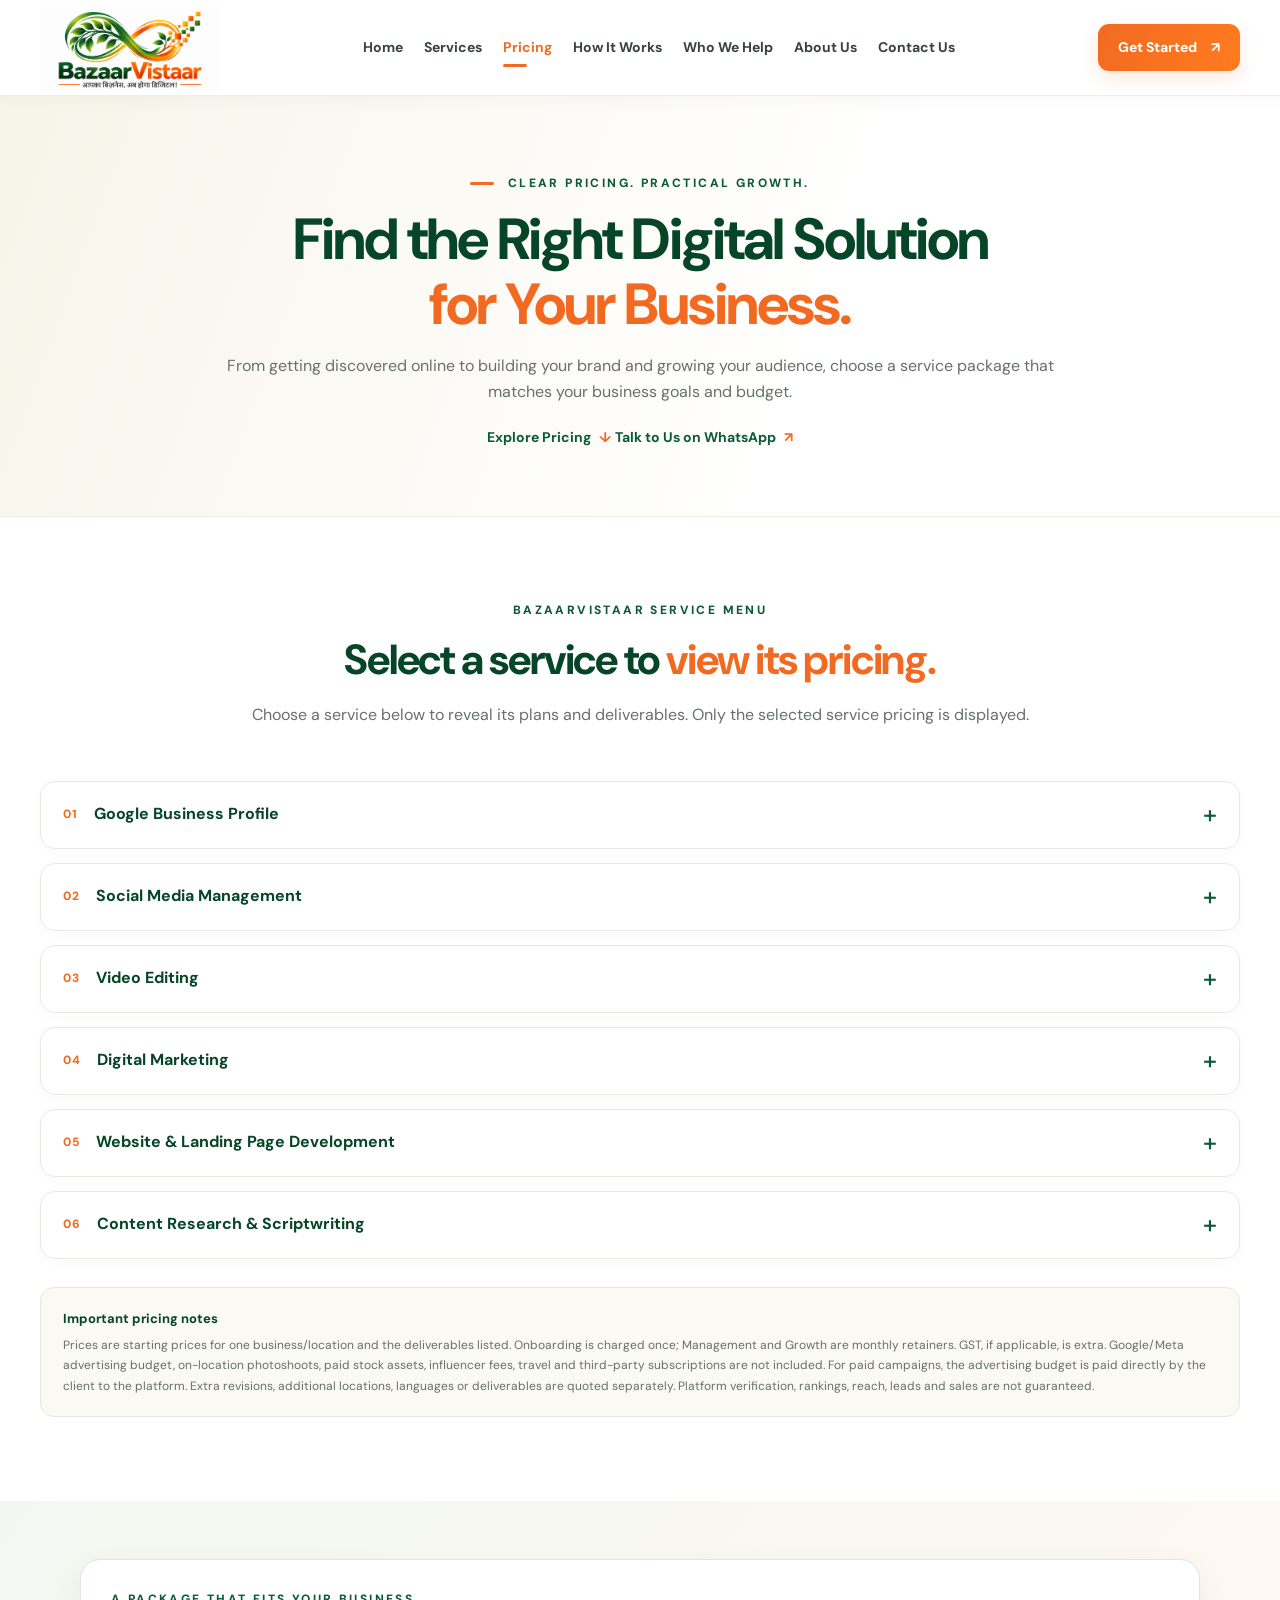
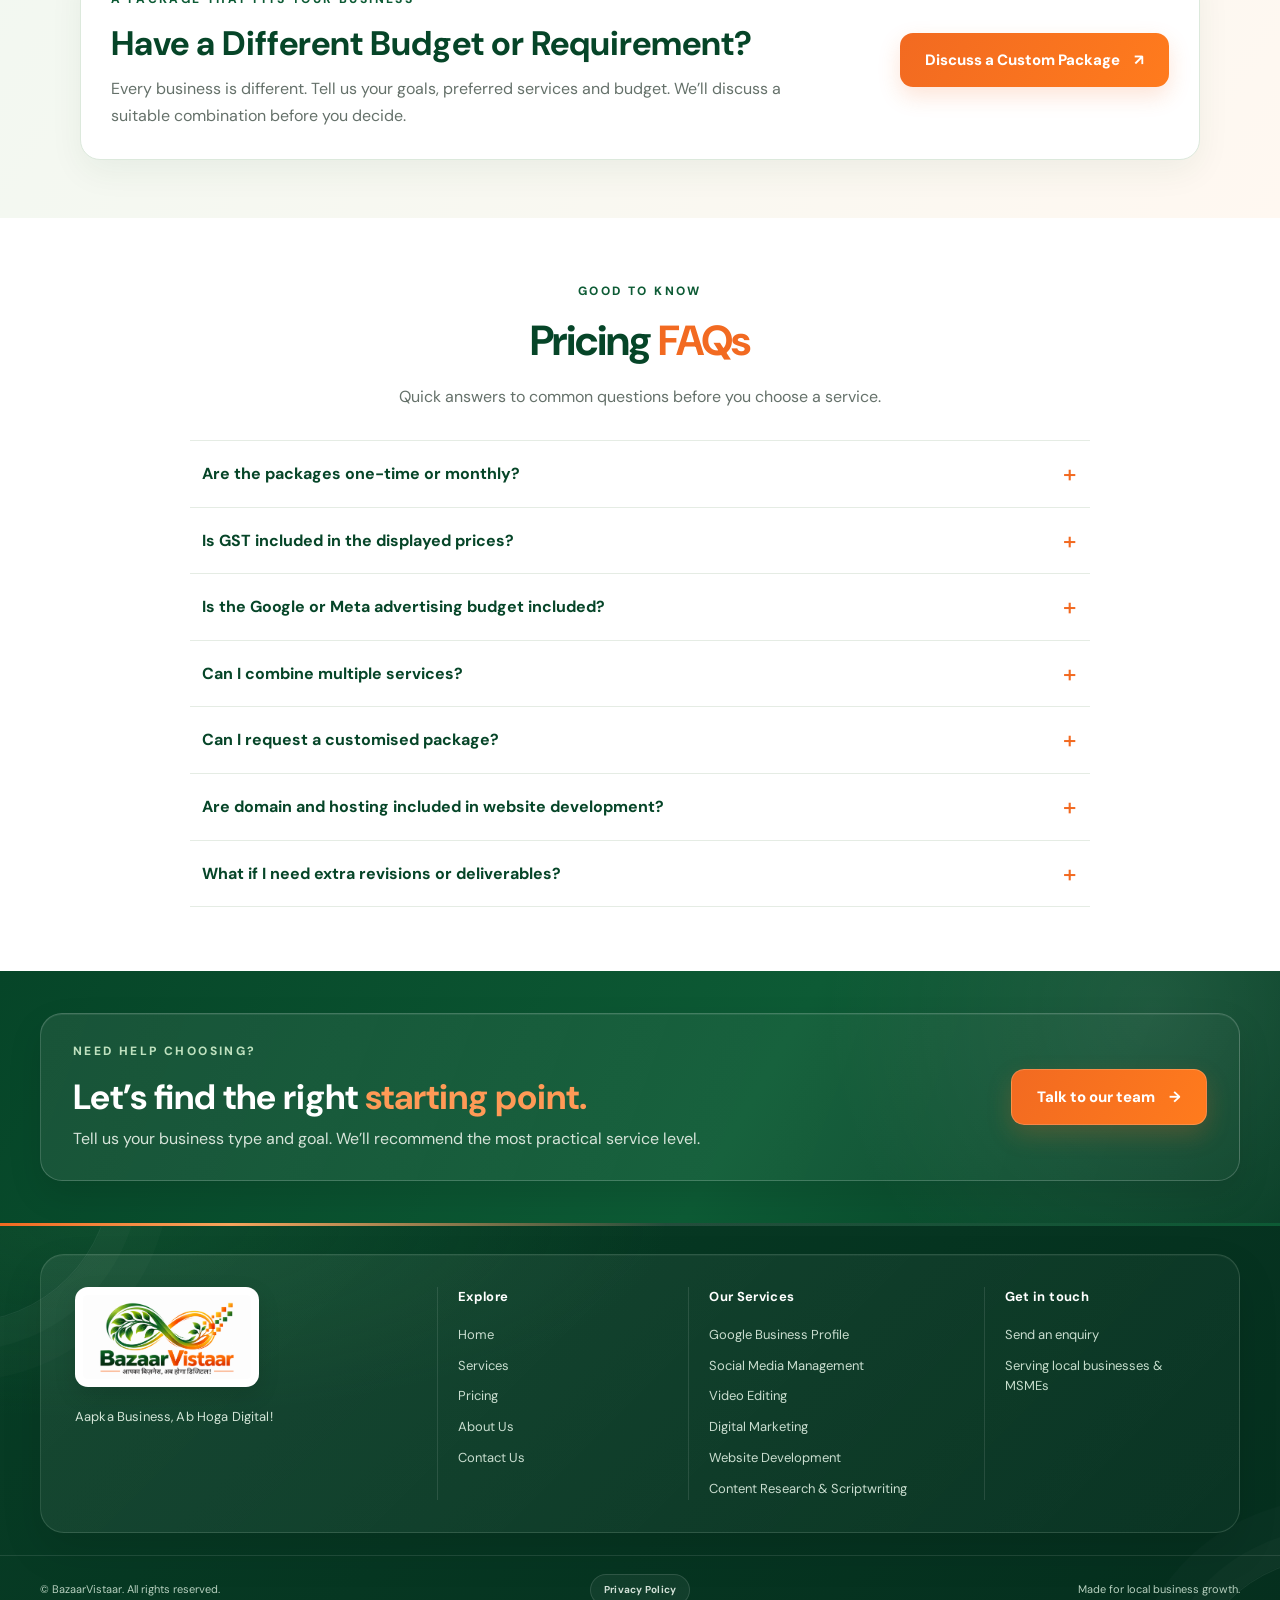
<file: pricing.html>
<!DOCTYPE html>
<html lang="en">
<head>
  <meta charset="UTF-8">
  <meta name="viewport" content="width=device-width, initial-scale=1.0">
  <meta name="description" content="Transparent, service-wise onboarding, monthly management and growth pricing for Uttar Pradesh businesses from BazaarVistaar.">
  <meta name="theme-color" content="#0d5b35">
  <meta property="og:title" content="Service-wise Pricing | BazaarVistaar">
  <meta property="og:description" content="Explore service-wise pricing for Google Business Profile, social media, video editing, digital marketing, websites and content services.">
  <meta property="og:type" content="website">
  <meta property="og:url" content="https://nirajsharmadm.github.io/bazaarvistaar/pricing.html">
  <link rel="canonical" href="https://nirajsharmadm.github.io/bazaarvistaar/pricing.html">
  <title>Service-wise Pricing | BazaarVistaar</title>
  <link rel="icon" href="assets/bazaarvistaar-logo.png">
  <link rel="preconnect" href="https://fonts.googleapis.com">
  <link rel="preconnect" href="https://fonts.gstatic.com" crossorigin>
  <link href="https://fonts.googleapis.com/css2?family=DM+Sans:wght@400;500;600;700;800&family=Noto+Sans+Devanagari:wght@400;500;600;700;800&display=swap" rel="stylesheet">
  <link rel="stylesheet" href="styles.css">
  <link rel="stylesheet" href="pricing.css">
</head>
<body>
<header class="site-header"><div class="container nav-wrap">
  <a class="brand" href="index.html#home" aria-label="BazaarVistaar home"><img src="assets/bazaarvistaar-logo.png" alt="BazaarVistaar"></a>
  <button class="menu-toggle" id="menuToggle" aria-label="Open navigation" aria-expanded="false">☰</button>
  <nav class="main-nav" id="mainNav">
    <a href="index.html#home">Home</a><a href="services.html">Services</a><a class="active" href="pricing.html">Pricing</a>
    <a href="index.html#how-it-works">How It Works</a><a href="index.html#businesses">Who We Help</a><a href="index.html#about">About Us</a><a href="contact.html">Contact Us</a>
  </nav>
  <a class="btn btn-small nav-cta" href="index.html#contact">Get Started <span>↗</span></a>
</div></header>
<main>
  <section class="pricing-page-hero"><div class="container pricing-page-hero-inner">
    <p class="eyebrow"><span></span> CLEAR PRICING. PRACTICAL GROWTH.</p>
    <h1>Find the Right Digital Solution<br><span>for Your Business.</span></h1>
    <p>From getting discovered online to building your brand and growing your audience, choose a service package that matches your business goals and budget.</p>
    <a class="text-link" href="#service-pricing">Explore Pricing <span>↓</span></a> <a class="text-link pricing-whatsapp" href="#contact" data-plan="Pricing consultation — Please help me choose the right service">Talk to Us on WhatsApp <span>↗</span></a>
  </div></section>

  <section class="service-catalogue section" id="service-pricing">
    <div class="container">
      <div class="catalogue-intro">
        <p class="eyebrow">BAZAARVISTAAR SERVICE MENU</p>
        <h2>Select a service to <span>view its pricing.</span></h2>
        <p>Choose a service below to reveal its plans and deliverables. Only the selected service pricing is displayed.</p>
        
      </div>

      <details class="service-accordion" id="google-business-profile">
        <summary class="service-accordion-trigger"><span>01</span><strong>Google Business Profile</strong><i aria-hidden="true">+</i></summary>
        <section class="service-price-block">
          <div class="service-price-heading"><div><p class="service-kicker">01 / GET FOUND LOCALLY</p><h2>Google Business Profile</h2><p>Get your business set up on Google or keep your profile active and up to date. Choose one-time setup, monthly management or specialised support based on your needs.</p></div><a href="services.html">Service details ↗</a></div>
          <div class="service-price-grid">
            <article class="service-plan">
              <span class="service-plan-type">ONE-TIME SERVICE</span>
              <h3>GBP Setup &amp; Optimisation</h3>
              <p class="service-plan-price">₹1,499 <small>one-time</small></p>
              <p class="service-plan-summary">For businesses that need a new Google Business Profile or want to improve an existing profile.</p>
              <ul>
                <li>Profile setup or claiming assistance</li>
                <li>Business information and category setup</li>
                <li>Business description and services</li>
                <li>Contact details, business hours and relevant attributes</li>
                <li>Photo and basic profile optimisation</li>
              </ul>
              <a class="btn service-plan-cta pricing-whatsapp" href="#contact" data-plan="Google Business Profile — Setup & Optimisation, ₹1,499 one-time" data-message="Hello BazaarVistaar! I’m interested in the Google Business Profile — Setup & Optimisation service (₹1,499 one-time). Please share the setup process, required information and next steps.">Choose one-time setup <span>→</span></a>
            </article>
            <article class="service-plan featured">
              <span class="service-plan-type">MONTHLY SERVICE</span>
              <h3>GBP Management</h3>
              <p class="service-plan-price">₹999 <small>/ month</small></p>
              <p class="service-plan-summary">For businesses that want their Google profile maintained and updated regularly.</p>
              <ul>
                <li>Up to 4 Google posts per month</li>
                <li>Business information updates</li>
                <li>Review monitoring and reply suggestions</li>
                <li>Photo and service updates using client-provided material</li>
                <li>Monthly activity summary</li>
              </ul>
              <a class="btn service-plan-cta pricing-whatsapp" href="#contact" data-plan="Google Business Profile — Monthly Management, ₹999/month" data-message="Hello BazaarVistaar! I’m interested in the Google Business Profile — Monthly Management service (₹999/month). Please share the monthly deliverables, onboarding process and next steps.">Choose monthly management <span>→</span></a>
            </article>
            <article class="service-plan">
              <span class="service-plan-type">CUSTOM SERVICE</span>
              <h3>Specialised GBP Support</h3>
              <p class="service-plan-price">Custom <small>as per requirements</small></p>
              <p class="service-plan-summary">For specific profile issues or advanced requirements that need individual attention.</p>
              <ul>
                <li>Profile verification assistance</li>
                <li>Local ranking and visibility improvement</li>
                <li>Suspended profile troubleshooting and reinstatement assistance</li>
                <li>Duplicate profile support</li>
                <li>Multiple-location profile management</li>
                <li>Advanced optimisation and audit</li>
              </ul>
              <a class="btn service-plan-cta pricing-whatsapp" href="#contact" data-plan="Google Business Profile — Custom Specialised Support" data-message="Hello BazaarVistaar! I’m interested in Custom Specialised Support for my Google Business Profile. I’d like to discuss my requirements and receive a quotation. Please let me know the next steps.">Discuss custom support <span>→</span></a>
            </article>
          </div>
          <p class="pricing-disclaimer">The one-time setup price is per business location. Monthly management is a recurring service fee. Custom work is quoted after reviewing the requirement. Google controls profile verification, reinstatement decisions and search rankings; BazaarVistaar provides assistance and optimisation but cannot guarantee approval, ranking positions, leads or sales.</p>
        </section>
      </details>

      <details class="service-accordion" id="social-media-management">
        <summary class="service-accordion-trigger"><span>02</span><strong>Social Media Management</strong><i aria-hidden="true">+</i></summary>
        <section class="service-price-block">

        <div class="service-price-heading"><div><p class="service-kicker">02 / BUILD A CONSISTENT SOCIAL PRESENCE</p><h2>Social Media Management</h2><p>Start with a professional setup, hand over regular publishing, or build a stronger two-platform presence.</p></div><a href="services.html">Service details ↗</a></div>
        <div class="service-price-grid">
          <article class="service-plan"><span class="service-plan-type">ONBOARDING</span><h3>Social Launch Setup</h3><p class="service-plan-price">₹1,999 <small>one-time</small></p><p class="service-plan-summary">Prepare your business profiles and create a clear starting direction.</p><ul><li>Audit and optimisation of one platform</li><li>Bio, contact, profile and CTA refinement</li><li>Highlight/profile structure guidance</li><li>3 branded starter post templates</li><li>14-day starter content plan</li></ul><a class="btn service-plan-cta pricing-whatsapp" href="#contact" data-plan="Social Media Management — Onboarding, ₹1,999 one-time">Choose onboarding <span>→</span></a></article>
          <article class="service-plan"><span class="service-plan-type">MANAGEMENT</span><h3>Social Consistency</h3><p class="service-plan-price">₹5,999 <small>/ month</small></p><p class="service-plan-summary">For a business that wants its main social channel handled consistently.</p><ul><li>8 designed posts per month on one platform</li><li>Captions, hashtags and monthly calendar</li><li>Scheduling and publishing</li><li>4 story adaptations per month</li><li>Basic comment monitoring and monthly report</li></ul><a class="btn service-plan-cta pricing-whatsapp" href="#contact" data-plan="Social Media Management — Management, ₹5,999/month">Choose management <span>→</span></a></article>
          <article class="service-plan featured"><span class="service-plan-type">CUSTOM PLAN</span><h3>Social Growth Partner</h3><p class="service-plan-price">Custom <small>as per requirements</small></p><p class="service-plan-summary">For businesses building a coordinated presence across two platforms.</p><ul><li>12 posts per month across 2 platforms</li><li>8 story creatives/adaptations per month</li><li>4 reel concepts and scripts (editing quoted separately)</li><li>Scheduling, publishing and basic community monitoring</li><li>Monthly insights report and review call</li></ul><a class="btn service-plan-cta pricing-whatsapp" href="#contact" data-plan="Social Media Management — Growth — Custom Plan">Discuss custom plan <span>→</span></a></article>
        </div>
      
        </section>
      </details>

      <details class="service-accordion" id="video-editing">
        <summary class="service-accordion-trigger"><span>03</span><strong>Video Editing</strong><i aria-hidden="true">+</i></summary>
        <section class="service-price-block">

        <div class="service-price-heading"><div><p class="service-kicker">03 / EDIT FOR EVERY KIND OF STORY</p><h2>Video Editing</h2><p>Choose the editing style that matches your footage, brand personality and content goal. Rates are per short-form video.</p></div><a href="services.html">Service details ↗</a></div>
        <div class="service-price-grid">
          <article class="service-plan"><span class="service-plan-type">BASIC EDIT</span><h3>Clean &amp; Clear</h3><p class="service-plan-price">From ₹699 <small>/ video</small></p><p class="service-plan-summary">A neat, professional edit for everyday business updates and simple reels.</p><ul><li>One vertical video up to 30 seconds</li><li>Clean cuts and basic trimming</li><li>Background music from supplied/licensed library</li><li>Basic subtitles and logo placement</li><li>One revision; client supplies footage</li></ul><a class="btn service-plan-cta pricing-whatsapp" href="#contact" data-plan="Video Editing — Basic Edit, ₹699 per video">Choose basic edit <span>→</span></a></article>
          <article class="service-plan"><span class="service-plan-type">TRANSITIONAL EDIT</span><h3>Dynamic Flow</h3><p class="service-plan-price">₹1,199 <small>/ video</small></p><p class="service-plan-summary">For more energetic reels with movement, visual rhythm and polished pacing.</p><ul><li>One vertical video up to 45 seconds</li><li>Creative transitions and speed changes</li><li>Animated text, subtitles and sound accents</li><li>Music sync and branded end frame</li><li>Two revisions; client supplies footage</li></ul><a class="btn service-plan-cta pricing-whatsapp" href="#contact" data-plan="Video Editing — Transitional Edit, ₹1,199 per video">Choose transitional edit <span>→</span></a></article>
          <article class="service-plan featured"><span class="service-plan-type">TREND-BASED EDITING</span><h3>TrendCut Studio</h3><p class="service-plan-price">₹1,799 <small>/ video</small></p><p class="service-plan-summary">A platform-aware edit using suitable current formats, hooks and audio styles.</p><ul><li>One vertical video up to 60 seconds</li><li>Trend-inspired hook and pacing structure</li><li>Beat-synced cuts, motion text and effects</li><li>Sound design and stronger visual storytelling</li><li>Two revisions; trend/audio suitability subject to availability</li></ul><a class="btn service-plan-cta pricing-whatsapp" href="#contact" data-plan="Video Editing — Trend-Based Editing, ₹1,799 per video">Choose trend-based edit <span>→</span></a></article>
        </div>
      
        </section>
      </details>

      <details class="service-accordion" id="digital-marketing">
        <summary class="service-accordion-trigger"><span>04</span><strong>Digital Marketing</strong><i aria-hidden="true">+</i></summary>
        <section class="service-price-block">

        <div class="service-price-heading"><div><p class="service-kicker">04 / REACH THE RIGHT AUDIENCE</p><h2>Digital Marketing</h2><p>Plan and manage focused digital campaigns to build awareness and generate enquiries.</p></div><a href="services.html">Service details ↗</a></div>
        <div class="service-price-grid">
          <article class="service-plan"><span class="service-plan-type">ONBOARDING</span><h3>Campaign Blueprint</h3><p class="service-plan-price">From ₹3,999 <small>one-time</small></p><p class="service-plan-summary">Build a practical campaign plan before investing in promotion.</p><ul><li>Business and competitor review</li><li>Audience and channel recommendation</li><li>Campaign objective and offer direction</li><li>One campaign account setup checklist</li><li>Budget and measurement plan</li></ul><a class="btn service-plan-cta pricing-whatsapp" href="#contact" data-plan="Digital Marketing — Campaign Blueprint, ₹3,999 one-time">Choose onboarding <span>→</span></a></article>
          <article class="service-plan"><span class="service-plan-type">MANAGEMENT</span><h3>Campaign Management</h3><p class="service-plan-price">₹5,999 <small>/ month</small></p><p class="service-plan-summary">For a business running one focused paid campaign channel.</p><ul><li>Management of one platform (Google or Meta)</li><li>Up to 2 active campaigns</li><li>Audience and budget optimisation</li><li>Monthly performance report</li><li>One monthly review discussion</li></ul><a class="btn service-plan-cta pricing-whatsapp" href="#contact" data-plan="Digital Marketing — Campaign Management, ₹5,999/month">Choose management <span>→</span></a></article>
          <article class="service-plan featured"><span class="service-plan-type">CUSTOM PLAN</span><h3>Multi-Channel Growth</h3><p class="service-plan-price">Custom <small>as per requirements</small></p><p class="service-plan-summary">For businesses ready to coordinate campaigns across two platforms.</p><ul><li>Management of Google and Meta campaigns</li><li>Up to 4 active campaigns combined</li><li>Monthly audience and creative testing plan</li><li>Lead and conversion tracking review</li><li>Detailed report and strategy call</li></ul><a class="btn service-plan-cta pricing-whatsapp" href="#contact" data-plan="Digital Marketing — Multi-Channel Growth — Custom Plan">Discuss custom plan <span>→</span></a></article>
        </div>
      
        </section>
      </details>

      <details class="service-accordion" id="website-building">
        <summary class="service-accordion-trigger"><span>05</span><strong>Website &amp; Landing Page Development</strong><i aria-hidden="true">+</i></summary>
        <section class="service-price-block">
          <div class="service-price-heading"><div><p class="service-kicker">05 / TURN VISITORS INTO ENQUIRIES</p><h2>Website &amp; Landing Page Development</h2><p>Mobile-friendly websites that introduce your business, showcase your services and make it easy for customers to contact you.</p></div><a href="services.html">Service details ↗</a></div>
          <div class="service-price-grid">
            <article class="service-plan"><span class="service-plan-type">LANDING PAGE</span><h3>Launch Page</h3><p class="service-plan-price">From ₹7,999 <small>one-time</small></p><p class="service-plan-summary">A focused single-page website for one business, offer or campaign.</p><ul><li>One responsive landing page</li><li>Hero, about, services and contact sections</li><li>WhatsApp and enquiry call-to-action</li><li>Basic on-page SEO and social sharing setup</li><li>One revision round; client supplies core text and images</li></ul><a class="btn service-plan-cta pricing-whatsapp" href="#contact" data-plan="Website Development — Launch Page, ₹7,999 one-time">Choose landing page <span>→</span></a></article>
            <article class="service-plan"><span class="service-plan-type">BUSINESS WEBSITE</span><h3>Business Presence</h3><p class="service-plan-price">₹14,999 <small>one-time</small></p><p class="service-plan-summary">A multi-page website for businesses that need a more complete online presence.</p><ul><li>Up to 5 pages (Home, About, Services, Pricing and Contact)</li><li>Responsive design for mobile, tablet and desktop</li><li>WhatsApp, enquiry form and map integration</li><li>Basic SEO titles, descriptions and indexing setup</li><li>Two revision rounds</li></ul><a class="btn service-plan-cta pricing-whatsapp" href="#contact" data-plan="Website Development — Business Presence, ₹14,999 one-time">Choose business website <span>→</span></a></article>
            <article class="service-plan featured"><span class="service-plan-type">CUSTOM PLAN</span><h3>Business Plus</h3><p class="service-plan-price">Custom <small>as per requirements</small></p><p class="service-plan-summary">A more customised website for growing businesses with additional content and lead-generation needs.</p><ul><li>Up to 8 pages</li><li>Custom sections and stronger enquiry journeys</li><li>Blog/news or portfolio section setup</li><li>Analytics and Search Console setup</li><li>Basic technical SEO and two revision rounds</li></ul><a class="btn service-plan-cta pricing-whatsapp" href="#contact" data-plan="Website Development — Business Plus — Custom Plan">Discuss custom plan <span>→</span></a></article>
          </div>
        </section>
      </details>

      <details class="service-accordion" id="content-research-scriptwriting">
        <summary class="service-accordion-trigger"><span>06</span><strong>Content Research &amp; Scriptwriting</strong><i aria-hidden="true">+</i></summary>
        <section class="service-price-block">
          <div class="service-price-heading"><div><p class="service-kicker">06 / RESEARCH. PLAN. CREATE.</p><h2>Content Research &amp; Scriptwriting</h2><p>Find relevant topics and turn them into engaging scripts with hooks, story flow and clear calls to action.</p></div><a href="services.html">Service details ↗</a></div>
          <div class="service-price-grid">
            <article class="service-plan"><span class="service-plan-type">STARTER</span><h3>Idea to Script</h3><p class="service-plan-price">₹999 <small>one-time</small></p><p class="service-plan-summary">For businesses that need a researched starting point and one ready-to-record script.</p><ul><li>Business and audience brief</li><li>5 tailored content topic ideas</li><li>Basic competitor content observations</li><li>1 short script up to 45 seconds</li><li>Hook, key message and CTA; one revision</li></ul><a class="btn service-plan-cta pricing-whatsapp" href="#contact" data-plan="Content Research & Scriptwriting — Idea to Script, ₹999 one-time">Choose starter <span>→</span></a></article>
            <article class="service-plan"><span class="service-plan-type">MONTHLY MANAGEMENT</span><h3>Content Consistency</h3><p class="service-plan-price">₹2,999 <small>/ month</small></p><p class="service-plan-summary">For businesses that want a researched monthly content direction and scripts ready to produce.</p><ul><li>12 researched content ideas per month</li><li>Audience questions and competitor observations</li><li>4 short-form scripts up to 60 seconds</li><li>Hooks, scene suggestions and CTAs</li><li>Monthly topic sheet and one revision per script</li></ul><a class="btn service-plan-cta pricing-whatsapp" href="#contact" data-plan="Content Research & Scriptwriting — Content Consistency, ₹2,999/month">Choose management <span>→</span></a></article>
            <article class="service-plan featured"><span class="service-plan-type">CUSTOM PLAN</span><h3>Content Strategy Plus</h3><p class="service-plan-price">Custom <small>as per requirements</small></p><p class="service-plan-summary">For brands planning regular campaigns, multiple themes and stronger storytelling.</p><ul><li>20 researched topic ideas per month</li><li>Competitor/content-gap review up to 5 competitors</li><li>8 short-form scripts up to 60 seconds</li><li>Trend and seasonal opportunity scan</li><li>Monthly content direction and planning call</li></ul><a class="btn service-plan-cta pricing-whatsapp" href="#contact" data-plan="Content Research & Scriptwriting — Content Strategy Plus — Custom Plan">Discuss custom plan <span>→</span></a></article>
          </div>
        </section>
      </details>

      <div class="catalogue-terms"><strong>Important pricing notes</strong><p>Prices are starting prices for one business/location and the deliverables listed. Onboarding is charged once; Management and Growth are monthly retainers. GST, if applicable, is extra. Google/Meta advertising budget, on-location photoshoots, paid stock assets, influencer fees, travel and third-party subscriptions are not included. For paid campaigns, the advertising budget is paid directly by the client to the platform. Extra revisions, additional locations, languages or deliverables are quoted separately. Platform verification, rankings, reach, leads and sales are not guaranteed.</p></div>
    </div>
  </section>

      <section class="pricing-custom-section" id="contact">
        <div class="pricing-custom-inner">
          <div><p class="eyebrow">A PACKAGE THAT FITS YOUR BUSINESS</p><h2>Have a Different Budget or Requirement?</h2><p>Every business is different. Tell us your goals, preferred services and budget. We’ll discuss a suitable combination before you decide.</p></div>
          <a class="btn pricing-whatsapp" href="#contact" data-plan="Custom Package — Please discuss my business goals, preferred services and budget">Discuss a Custom Package <span>↗</span></a>
        </div>
      </section>
      <section class="pricing-faq section" id="pricing-faq">
        <div class="container">
          <div class="catalogue-intro"><p class="eyebrow">GOOD TO KNOW</p><h2>Pricing <span>FAQs</span></h2><p>Quick answers to common questions before you choose a service.</p></div>
          <div class="pricing-faq-list">
            <details><summary>Are the packages one-time or monthly?</summary><p>Each package is labelled as one-time, monthly or per video. One-time onboarding and setup fees are charged once; monthly management plans are recurring service fees.</p></details>
            <details><summary>Is GST included in the displayed prices?</summary><p>Displayed prices are before GST. GST will be charged additionally if applicable.</p></details>
            <details><summary>Is the Google or Meta advertising budget included?</summary><p>No. Advertising spend is separate and is paid directly by you to the advertising platform. Our campaign management fee covers the service work described in the selected package.</p></details>
            <details><summary>Can I combine multiple services?</summary><p>Yes. You can combine services based on your business goals. Contact us to discuss a suitable scope and quotation.</p></details>
            <details><summary>Can I request a customised package?</summary><p>Yes. Share your requirements and budget. We’ll review the scope and confirm what can be delivered and at what price before work begins.</p></details>
            <details><summary>Are domain and hosting included in website development?</summary><p>Domain registration, hosting, premium plugins, paid themes and other third-party subscriptions are not included unless specifically stated in your written quotation.</p></details>
            <details><summary>What if I need extra revisions or deliverables?</summary><p>Work beyond the listed scope, including extra revisions, additional locations, languages or deliverables, will be discussed and quoted separately before proceeding.</p></details>
          </div>
        </div>
      </section>
  <section class="pricing-contact-strip"><div class="container pricing-contact-inner"><div><p class="eyebrow">NEED HELP CHOOSING?</p><h2>Let’s find the right <span>starting point.</span></h2><p>Tell us your business type and goal. We’ll recommend the most practical service level.</p></div><a class="btn" href="index.html#contact">Talk to our team <span>→</span></a></div></section>
</main>
<footer class="site-footer"><div class="container footer-main">
  <div class="footer-brand"><img src="assets/bazaarvistaar-logo.png" alt="BazaarVistaar"><p>Aapka Business, Ab Hoga Digital!</p></div>
  <div><b>Explore</b><a href="index.html#home">Home</a><a href="services.html">Services</a><a href="pricing.html">Pricing</a><a href="index.html#about">About Us</a><a href="contact.html">Contact Us</a></div>
  <div><b>Our Services</b><a href="#google-business-profile">Google Business Profile</a><a href="#social-media-management">Social Media Management</a><a href="#video-editing">Video Editing</a><a href="#digital-marketing">Digital Marketing</a><a href="#website-building">Website Development</a><a href="#content-research-scriptwriting">Content Research &amp; Scriptwriting</a></div>
  <div><b>Get in touch</b><a href="index.html#contact">Send an enquiry</a><span>Serving local businesses &amp; MSMEs</span></div>
</div><div class="footer-bottom">
      <div class="container footer-legal-row">
        <div class="footer-legal-left">
          <span>© <span id="year"></span> BazaarVistaar. All rights reserved.</span>
          <a class="footer-privacy-link" href="privacy-policy.html">Privacy Policy</a>
        </div>
        <span class="footer-tagline">Made for local business growth.</span>
      </div>
    </div>
</file>
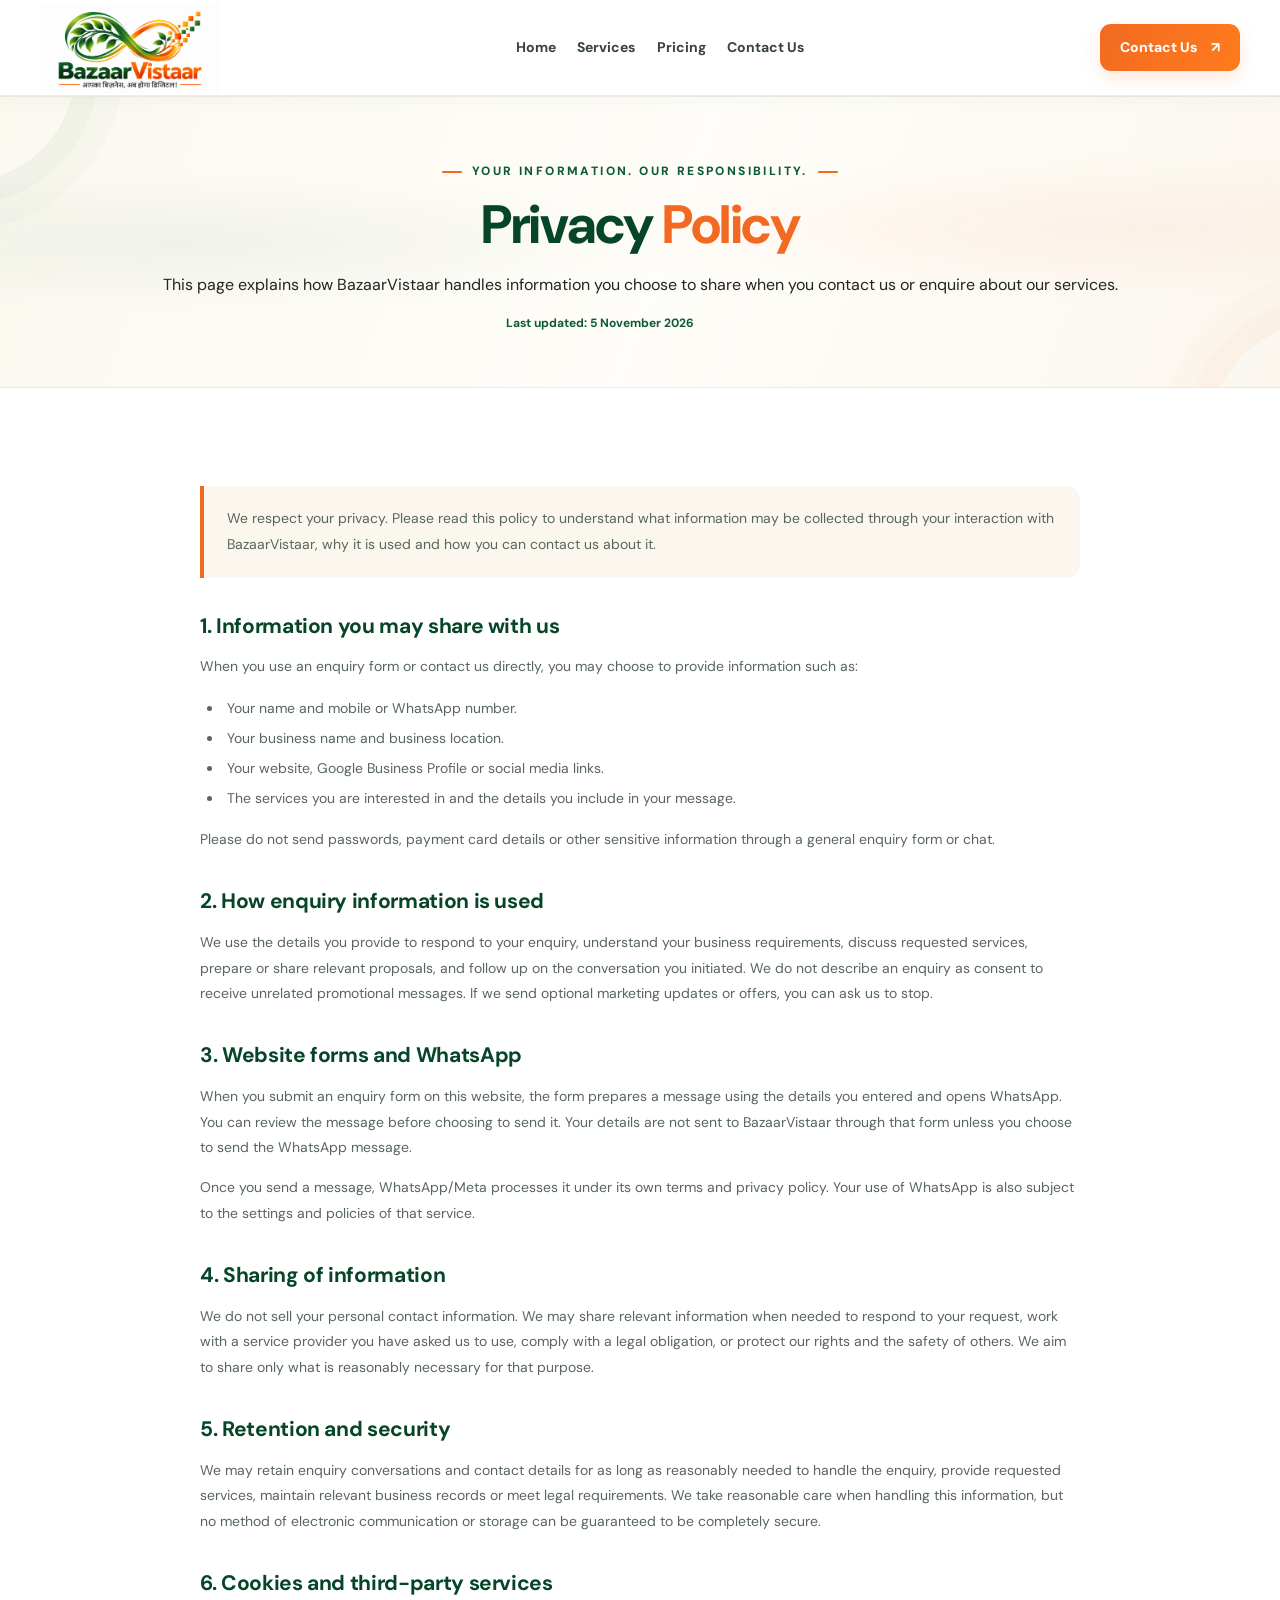
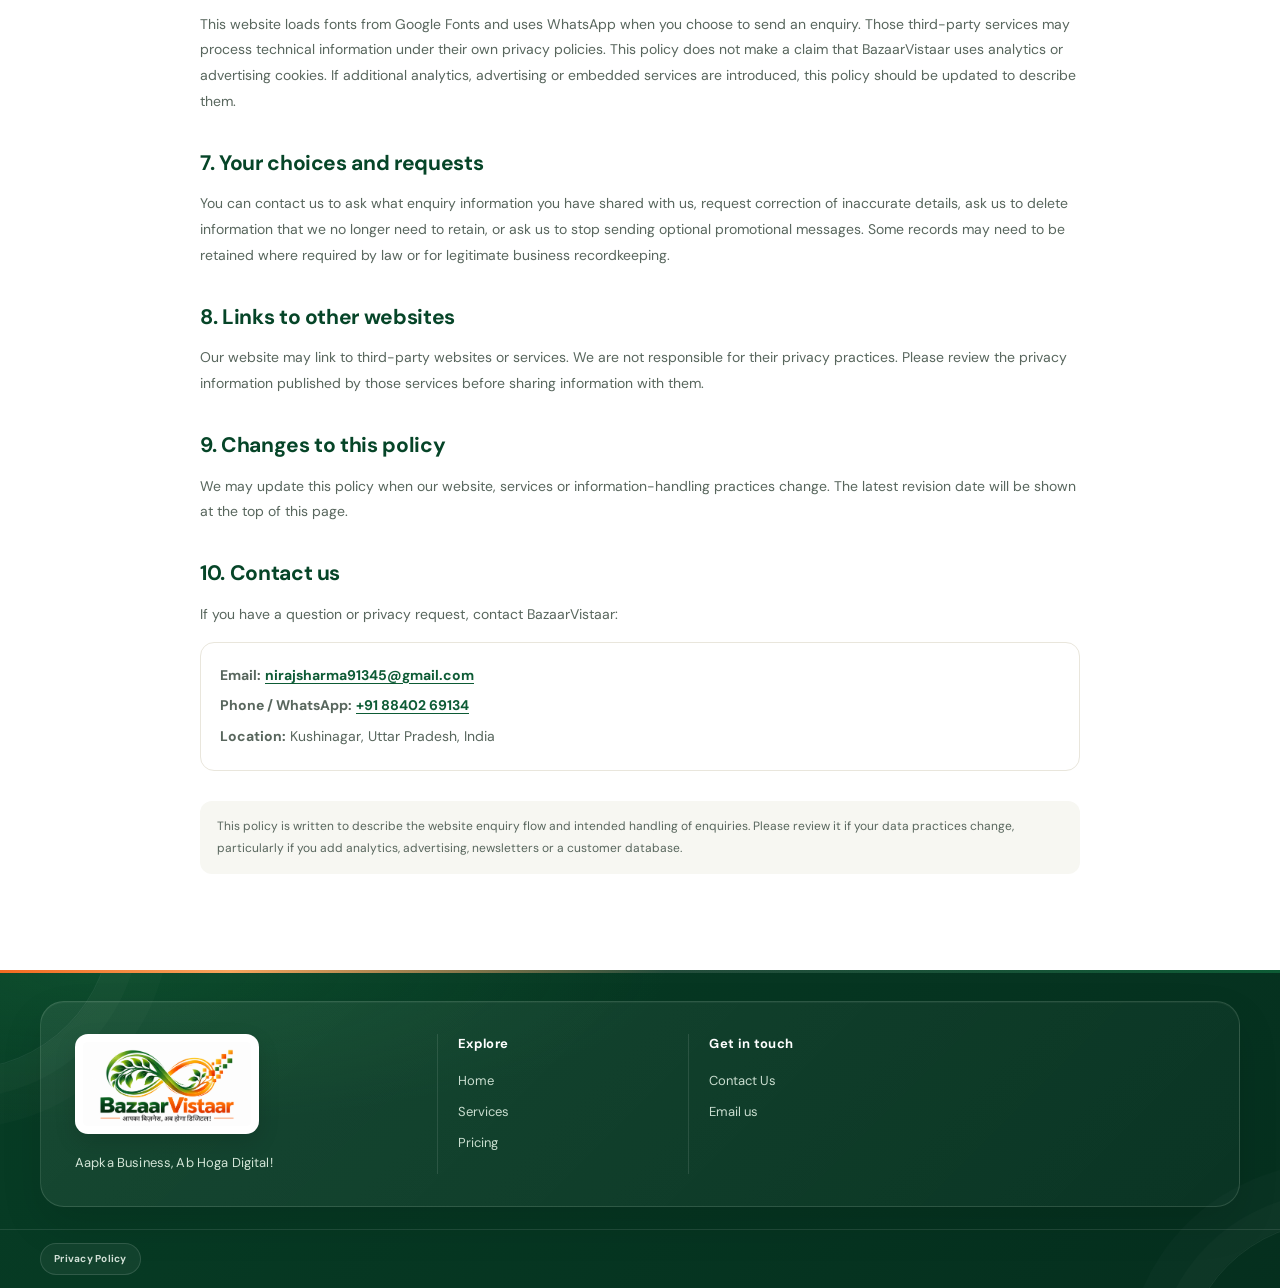
<file: privacy-policy-before-location-update-20261106.html>
<!DOCTYPE html>
<html lang="en">
<head>
  <meta charset="UTF-8">
  <meta name="viewport" content="width=device-width, initial-scale=1.0">
  <meta name="description" content="Read the BazaarVistaar Privacy Policy to understand how information shared through our website enquiries is used and handled.">
  <meta name="theme-color" content="#0d5b35">
  <title>Privacy Policy | BazaarVistaar</title>
  <link rel="icon" href="assets/bazaarvistaar-logo.png">
  <link rel="preconnect" href="https://fonts.googleapis.com">
  <link rel="preconnect" href="https://fonts.gstatic.com" crossorigin>
  <link href="https://fonts.googleapis.com/css2?family=DM+Sans:wght@400;500;600;700;800&family=Noto+Sans+Devanagari:wght@400;500;600;700;800&display=swap" rel="stylesheet">
  <link rel="stylesheet" href="styles.css">
</head>
<body>
  <header class="site-header">
    <div class="container nav-wrap">
      <a class="brand" href="index.html#home" aria-label="BazaarVistaar home"><img src="assets/bazaarvistaar-logo.png" alt="BazaarVistaar — आपका बिज़नेस, अब होगा डिजिटल!"></a>
      <button class="menu-toggle" id="menuToggle" aria-label="Open navigation" aria-expanded="false">☰</button>
      <nav class="main-nav" id="mainNav" aria-label="Main navigation">
        <a href="index.html#home">Home</a><a href="services.html">Services</a><a href="pricing.html">Pricing</a><a href="contact.html">Contact Us</a>
      </nav>
      <a class="btn btn-small nav-cta" href="contact.html">Contact Us <span>↗</span></a>
    </div>
  </header>
  <main class="privacy-page">
    <section class="intro-strip">
      <div class="container intro-inner">
        <p class="eyebrow centered">YOUR INFORMATION. OUR RESPONSIBILITY.</p>
        <h1>Privacy <span>Policy</span></h1>
        <p>This page explains how BazaarVistaar handles information you choose to share when you contact us or enquire about our services.</p>
        <p class="privacy-updated">Last updated: 5 November 2026</p>
      </div>
    </section>
    <section class="section">
      <div class="container privacy-content">
        <p class="privacy-intro">We respect your privacy. Please read this policy to understand what information may be collected through your interaction with BazaarVistaar, why it is used and how you can contact us about it.</p>

        <h2>1. Information you may share with us</h2>
        <p>When you use an enquiry form or contact us directly, you may choose to provide information such as:</p>
        <ul>
          <li>Your name and mobile or WhatsApp number.</li>
          <li>Your business name and business location.</li>
          <li>Your website, Google Business Profile or social media links.</li>
          <li>The services you are interested in and the details you include in your message.</li>
        </ul>
        <p>Please do not send passwords, payment card details or other sensitive information through a general enquiry form or chat.</p>

        <h2>2. How enquiry information is used</h2>
        <p>We use the details you provide to respond to your enquiry, understand your business requirements, discuss requested services, prepare or share relevant proposals, and follow up on the conversation you initiated. We do not describe an enquiry as consent to receive unrelated promotional messages. If we send optional marketing updates or offers, you can ask us to stop.</p>

        <h2>3. Website forms and WhatsApp</h2>
        <p>When you submit an enquiry form on this website, the form prepares a message using the details you entered and opens WhatsApp. You can review the message before choosing to send it. Your details are not sent to BazaarVistaar through that form unless you choose to send the WhatsApp message.</p>
        <p>Once you send a message, WhatsApp/Meta processes it under its own terms and privacy policy. Your use of WhatsApp is also subject to the settings and policies of that service.</p>

        <h2>4. Sharing of information</h2>
        <p>We do not sell your personal contact information. We may share relevant information when needed to respond to your request, work with a service provider you have asked us to use, comply with a legal obligation, or protect our rights and the safety of others. We aim to share only what is reasonably necessary for that purpose.</p>

        <h2>5. Retention and security</h2>
        <p>We may retain enquiry conversations and contact details for as long as reasonably needed to handle the enquiry, provide requested services, maintain relevant business records or meet legal requirements. We take reasonable care when handling this information, but no method of electronic communication or storage can be guaranteed to be completely secure.</p>

        <h2>6. Cookies and third-party services</h2>
        <p>This website loads fonts from Google Fonts and uses WhatsApp when you choose to send an enquiry. Those third-party services may process technical information under their own privacy policies. This policy does not make a claim that BazaarVistaar uses analytics or advertising cookies. If additional analytics, advertising or embedded services are introduced, this policy should be updated to describe them.</p>

        <h2>7. Your choices and requests</h2>
        <p>You can contact us to ask what enquiry information you have shared with us, request correction of inaccurate details, ask us to delete information that we no longer need to retain, or ask us to stop sending optional promotional messages. Some records may need to be retained where required by law or for legitimate business recordkeeping.</p>

        <h2>8. Links to other websites</h2>
        <p>Our website may link to third-party websites or services. We are not responsible for their privacy practices. Please review the privacy information published by those services before sharing information with them.</p>

        <h2>9. Changes to this policy</h2>
        <p>We may update this policy when our website, services or information-handling practices change. The latest revision date will be shown at the top of this page.</p>

        <h2>10. Contact us</h2>
        <p>If you have a question or privacy request, contact BazaarVistaar:</p>
        <div class="privacy-contact">
          <p><strong>Email:</strong> <a href="mailto:nirajsharma91345@gmail.com">nirajsharma91345@gmail.com</a></p>
          <p><strong>Phone / WhatsApp:</strong> <a href="tel:+918840269134">+91 88402 69134</a></p>
          <p><strong>Location:</strong> Kushinagar, Uttar Pradesh, India</p>
        </div>
        <p class="privacy-note">This policy is written to describe the website enquiry flow and intended handling of enquiries. Please review it if your data practices change, particularly if you add analytics, advertising, newsletters or a customer database.</p>
      </div>
    </section>
  </main>
  <footer class="site-footer">
    <div class="container footer-main">
      <div class="footer-brand"><img src="assets/bazaarvistaar-logo.png" alt="BazaarVistaar"><p>Aapka Business, Ab Hoga Digital!</p></div>
      <div><b>Explore</b><a href="index.html">Home</a><a href="services.html">Services</a><a href="pricing.html">Pricing</a></div>
      <div><b>Get in touch</b><a href="contact.html">Contact Us</a><a href="mailto:nirajsharma91345@gmail.com">Email us</a></div>
    </div>
    <div class="footer-bottom"><div class="container"><a class="footer-privacy-link" href="privacy-policy.html" aria-current="page">Privacy Policy</a></div></div>
  </footer>
  <script src="config.js"></script>
  <script src="script.js"></script>
</body>
</html>
</file>
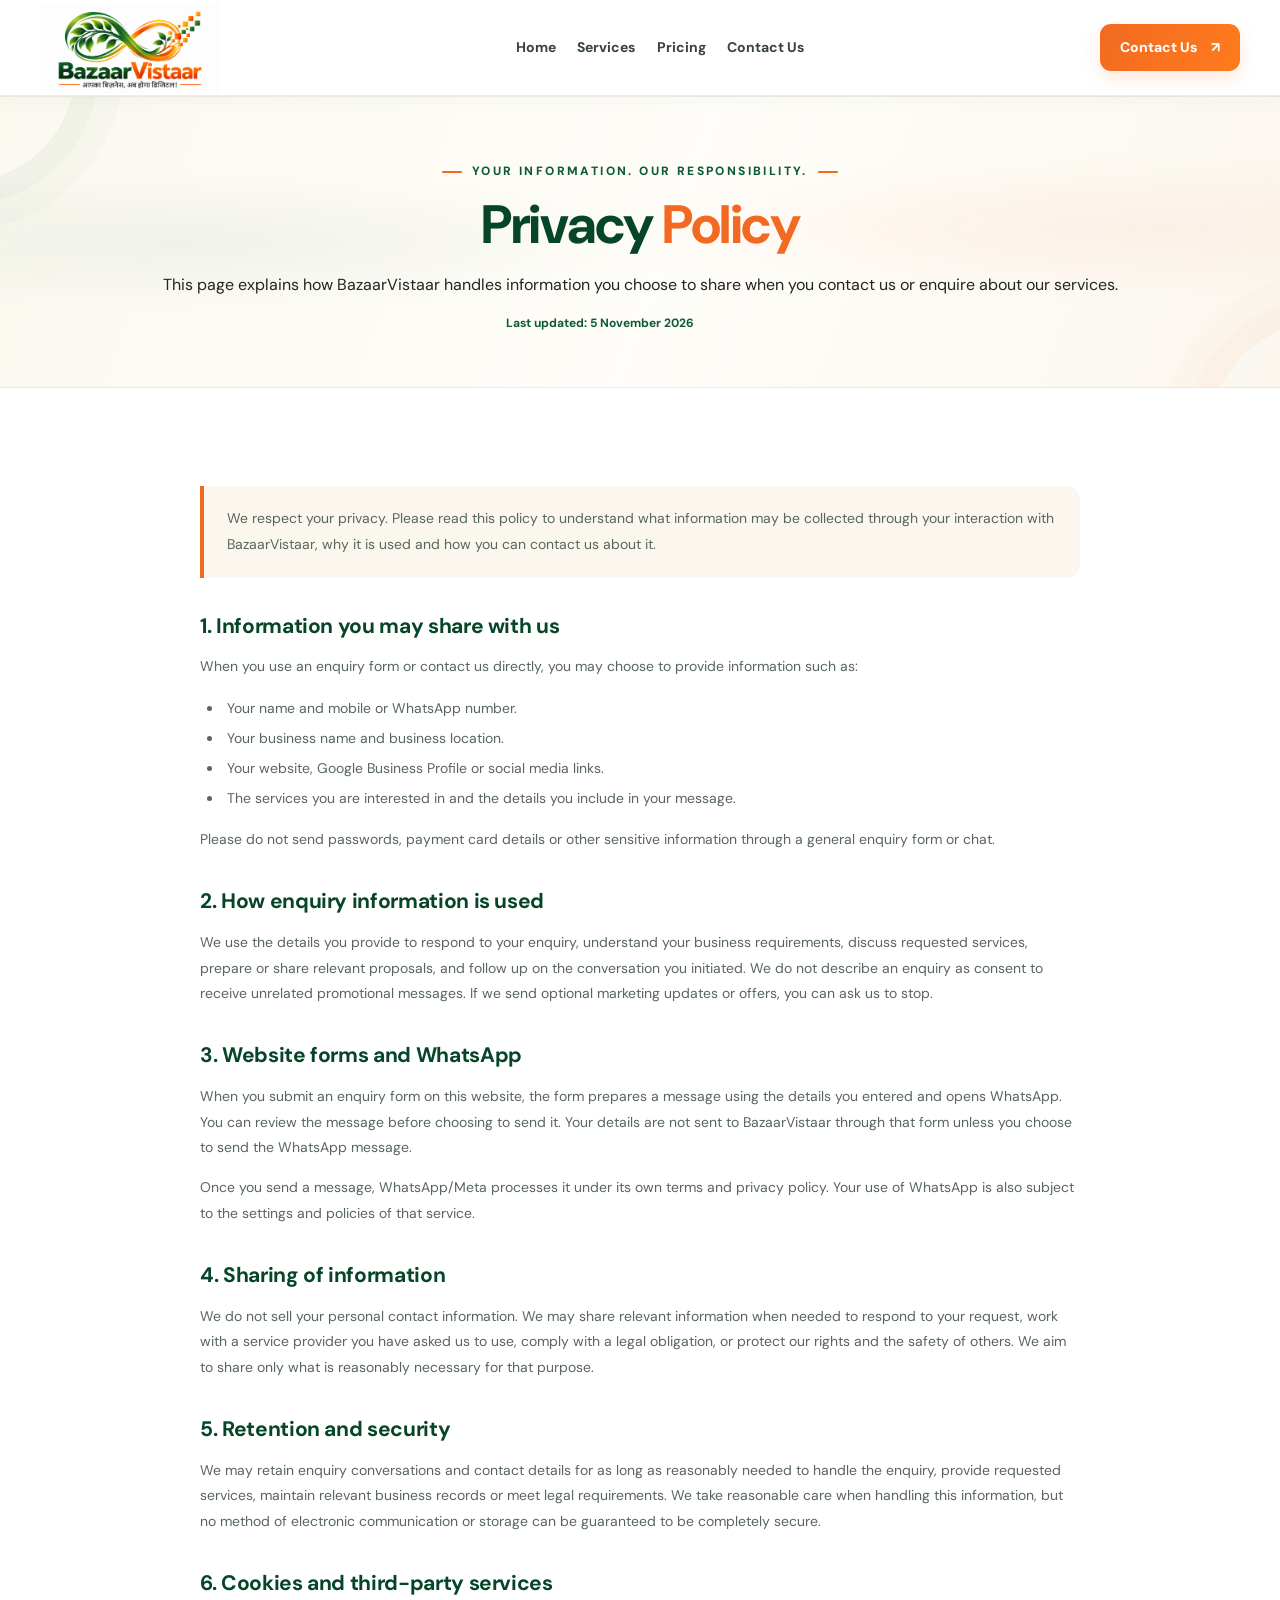
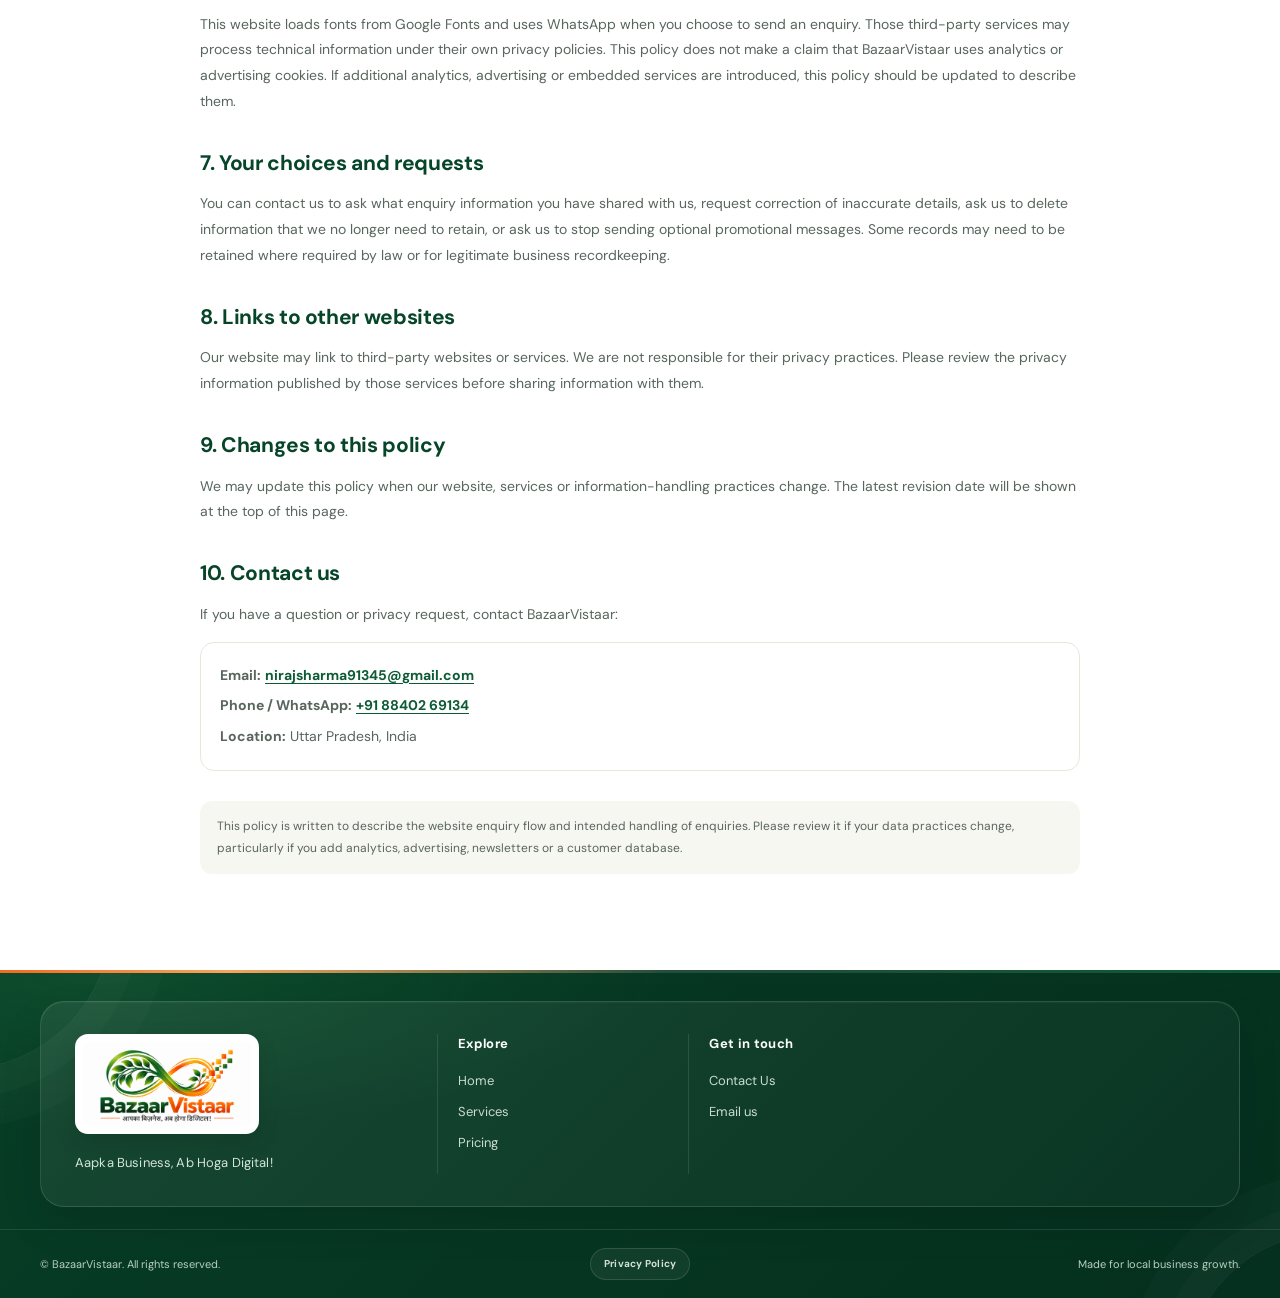
<file: privacy-policy.html>
<!DOCTYPE html>
<html lang="en">
<head>
  <meta charset="UTF-8">
  <meta name="viewport" content="width=device-width, initial-scale=1.0">
  <meta name="description" content="Read the BazaarVistaar Privacy Policy to understand how information shared through our website enquiries is used and handled.">
  <meta name="theme-color" content="#0d5b35">
  <meta property="og:title" content="Privacy Policy | BazaarVistaar">
  <meta property="og:description" content="Read the BazaarVistaar Privacy Policy to understand how information shared through our website enquiries is used and handled.">
  <meta property="og:type" content="website">
  <meta property="og:url" content="https://nirajsharmadm.github.io/bazaarvistaar/privacy-policy.html">
  <link rel="canonical" href="https://nirajsharmadm.github.io/bazaarvistaar/privacy-policy.html">
  <title>Privacy Policy | BazaarVistaar</title>
  <link rel="icon" href="assets/bazaarvistaar-logo.png">
  <link rel="preconnect" href="https://fonts.googleapis.com">
  <link rel="preconnect" href="https://fonts.gstatic.com" crossorigin>
  <link href="https://fonts.googleapis.com/css2?family=DM+Sans:wght@400;500;600;700;800&family=Noto+Sans+Devanagari:wght@400;500;600;700;800&display=swap" rel="stylesheet">
  <link rel="stylesheet" href="styles.css">
</head>
<body>
  <header class="site-header">
    <div class="container nav-wrap">
      <a class="brand" href="index.html#home" aria-label="BazaarVistaar home"><img src="assets/bazaarvistaar-logo.png" alt="BazaarVistaar — आपका बिज़नेस, अब होगा डिजिटल!"></a>
      <button class="menu-toggle" id="menuToggle" aria-label="Open navigation" aria-expanded="false">☰</button>
      <nav class="main-nav" id="mainNav" aria-label="Main navigation">
        <a href="index.html#home">Home</a><a href="services.html">Services</a><a href="pricing.html">Pricing</a><a href="contact.html">Contact Us</a>
      </nav>
      <a class="btn btn-small nav-cta" href="contact.html">Contact Us <span>↗</span></a>
    </div>
  </header>
  <main class="privacy-page">
    <section class="intro-strip">
      <div class="container intro-inner">
        <p class="eyebrow centered">YOUR INFORMATION. OUR RESPONSIBILITY.</p>
        <h1>Privacy <span>Policy</span></h1>
        <p>This page explains how BazaarVistaar handles information you choose to share when you contact us or enquire about our services.</p>
        <p class="privacy-updated">Last updated: 5 November 2026</p>
      </div>
    </section>
    <section class="section">
      <div class="container privacy-content">
        <p class="privacy-intro">We respect your privacy. Please read this policy to understand what information may be collected through your interaction with BazaarVistaar, why it is used and how you can contact us about it.</p>

        <h2>1. Information you may share with us</h2>
        <p>When you use an enquiry form or contact us directly, you may choose to provide information such as:</p>
        <ul>
          <li>Your name and mobile or WhatsApp number.</li>
          <li>Your business name and business location.</li>
          <li>Your website, Google Business Profile or social media links.</li>
          <li>The services you are interested in and the details you include in your message.</li>
        </ul>
        <p>Please do not send passwords, payment card details or other sensitive information through a general enquiry form or chat.</p>

        <h2>2. How enquiry information is used</h2>
        <p>We use the details you provide to respond to your enquiry, understand your business requirements, discuss requested services, prepare or share relevant proposals, and follow up on the conversation you initiated. We do not describe an enquiry as consent to receive unrelated promotional messages. If we send optional marketing updates or offers, you can ask us to stop.</p>

        <h2>3. Website forms and WhatsApp</h2>
        <p>When you submit an enquiry form on this website, the form prepares a message using the details you entered and opens WhatsApp. You can review the message before choosing to send it. Your details are not sent to BazaarVistaar through that form unless you choose to send the WhatsApp message.</p>
        <p>Once you send a message, WhatsApp/Meta processes it under its own terms and privacy policy. Your use of WhatsApp is also subject to the settings and policies of that service.</p>

        <h2>4. Sharing of information</h2>
        <p>We do not sell your personal contact information. We may share relevant information when needed to respond to your request, work with a service provider you have asked us to use, comply with a legal obligation, or protect our rights and the safety of others. We aim to share only what is reasonably necessary for that purpose.</p>

        <h2>5. Retention and security</h2>
        <p>We may retain enquiry conversations and contact details for as long as reasonably needed to handle the enquiry, provide requested services, maintain relevant business records or meet legal requirements. We take reasonable care when handling this information, but no method of electronic communication or storage can be guaranteed to be completely secure.</p>

        <h2>6. Cookies and third-party services</h2>
        <p>This website loads fonts from Google Fonts and uses WhatsApp when you choose to send an enquiry. Those third-party services may process technical information under their own privacy policies. This policy does not make a claim that BazaarVistaar uses analytics or advertising cookies. If additional analytics, advertising or embedded services are introduced, this policy should be updated to describe them.</p>

        <h2>7. Your choices and requests</h2>
        <p>You can contact us to ask what enquiry information you have shared with us, request correction of inaccurate details, ask us to delete information that we no longer need to retain, or ask us to stop sending optional promotional messages. Some records may need to be retained where required by law or for legitimate business recordkeeping.</p>

        <h2>8. Links to other websites</h2>
        <p>Our website may link to third-party websites or services. We are not responsible for their privacy practices. Please review the privacy information published by those services before sharing information with them.</p>

        <h2>9. Changes to this policy</h2>
        <p>We may update this policy when our website, services or information-handling practices change. The latest revision date will be shown at the top of this page.</p>

        <h2>10. Contact us</h2>
        <p>If you have a question or privacy request, contact BazaarVistaar:</p>
        <div class="privacy-contact">
          <p><strong>Email:</strong> <a href="mailto:nirajsharma91345@gmail.com">nirajsharma91345@gmail.com</a></p>
          <p><strong>Phone / WhatsApp:</strong> <a href="tel:+918840269134">+91 88402 69134</a></p>
          <p><strong>Location:</strong> Uttar Pradesh, India</p>
        </div>
        <p class="privacy-note">This policy is written to describe the website enquiry flow and intended handling of enquiries. Please review it if your data practices change, particularly if you add analytics, advertising, newsletters or a customer database.</p>
      </div>
    </section>
  </main>
  <footer class="site-footer">
    <div class="container footer-main">
      <div class="footer-brand"><img src="assets/bazaarvistaar-logo.png" alt="BazaarVistaar"><p>Aapka Business, Ab Hoga Digital!</p></div>
      <div><b>Explore</b><a href="index.html">Home</a><a href="services.html">Services</a><a href="pricing.html">Pricing</a></div>
      <div><b>Get in touch</b><a href="contact.html">Contact Us</a><a href="mailto:nirajsharma91345@gmail.com">Email us</a></div>
    </div>
    <div class="footer-bottom">
      <div class="container footer-legal-row">
        <div class="footer-legal-left">
          <span>© <span id="year"></span> BazaarVistaar. All rights reserved.</span>
          <a class="footer-privacy-link" href="privacy-policy.html" aria-current="page">Privacy Policy</a>
        </div>
        <span class="footer-tagline">Made for local business growth.</span>
      </div>
    </div>
</file>
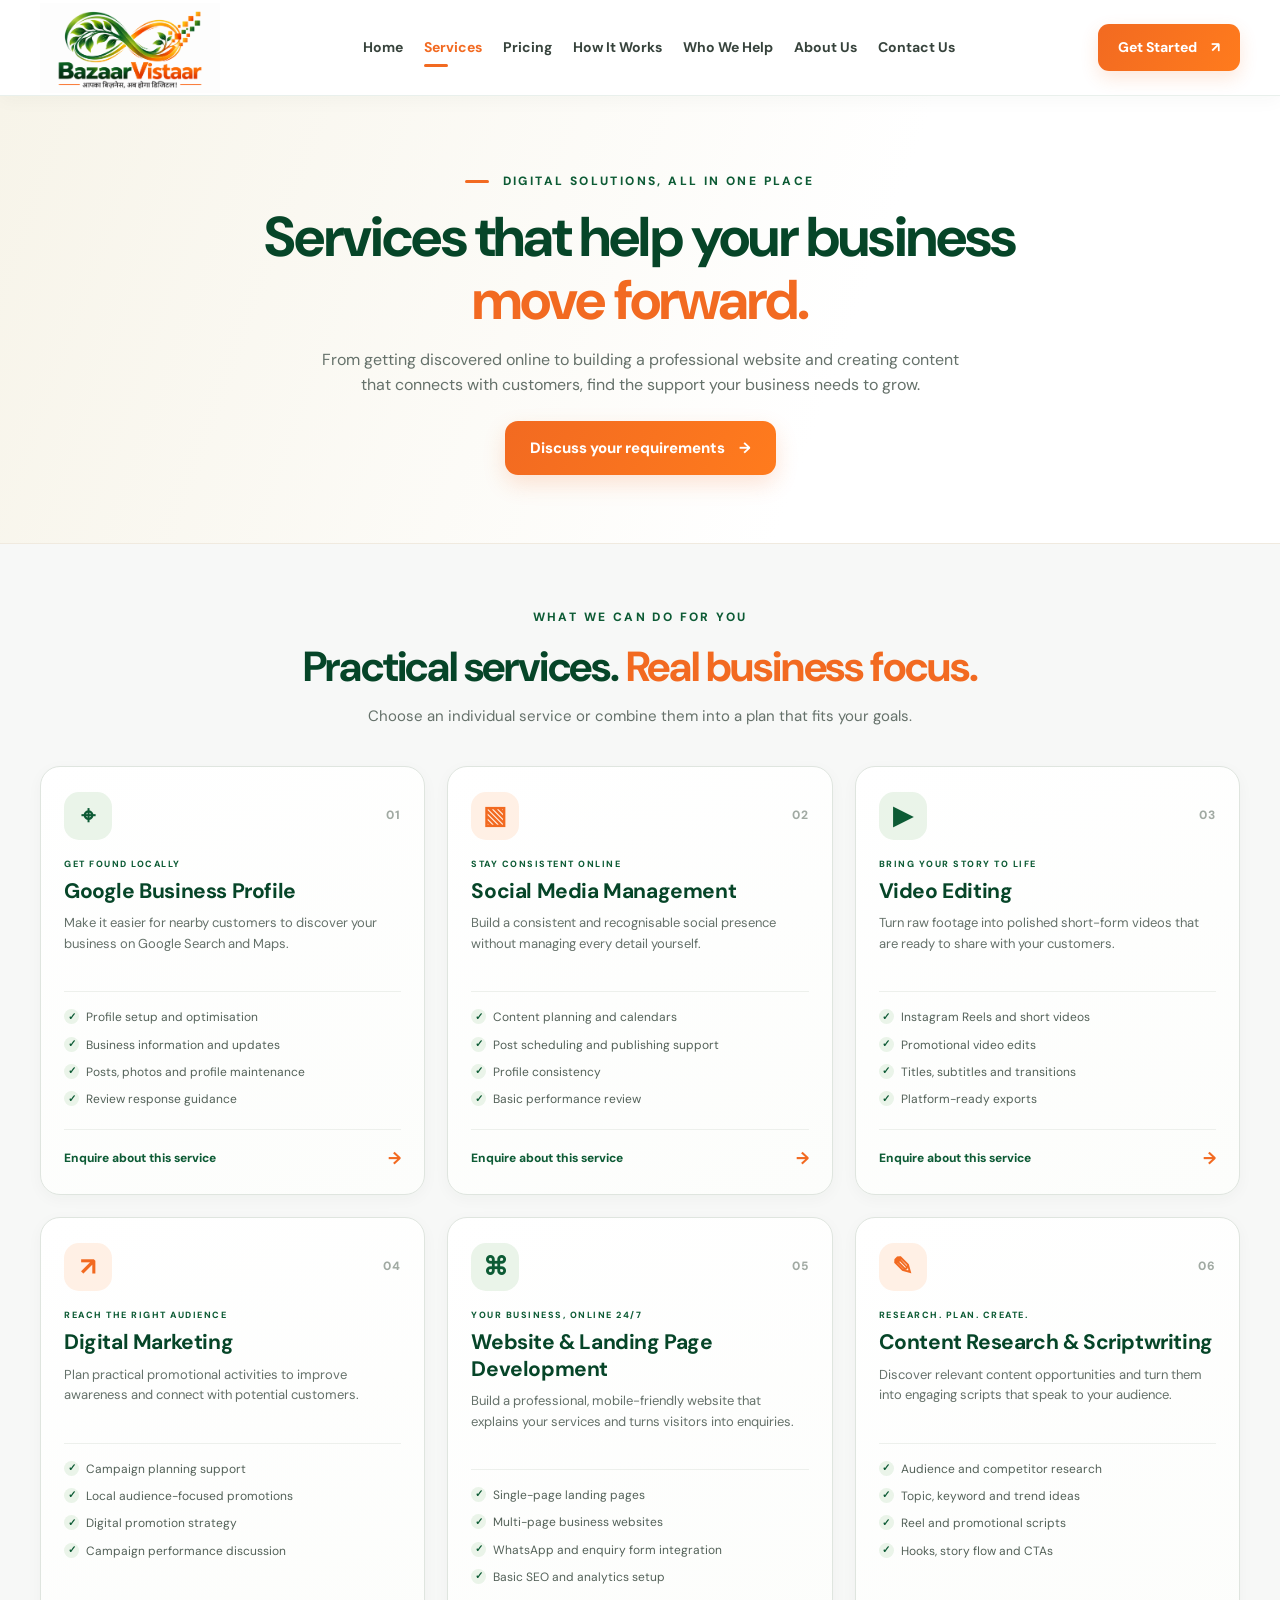
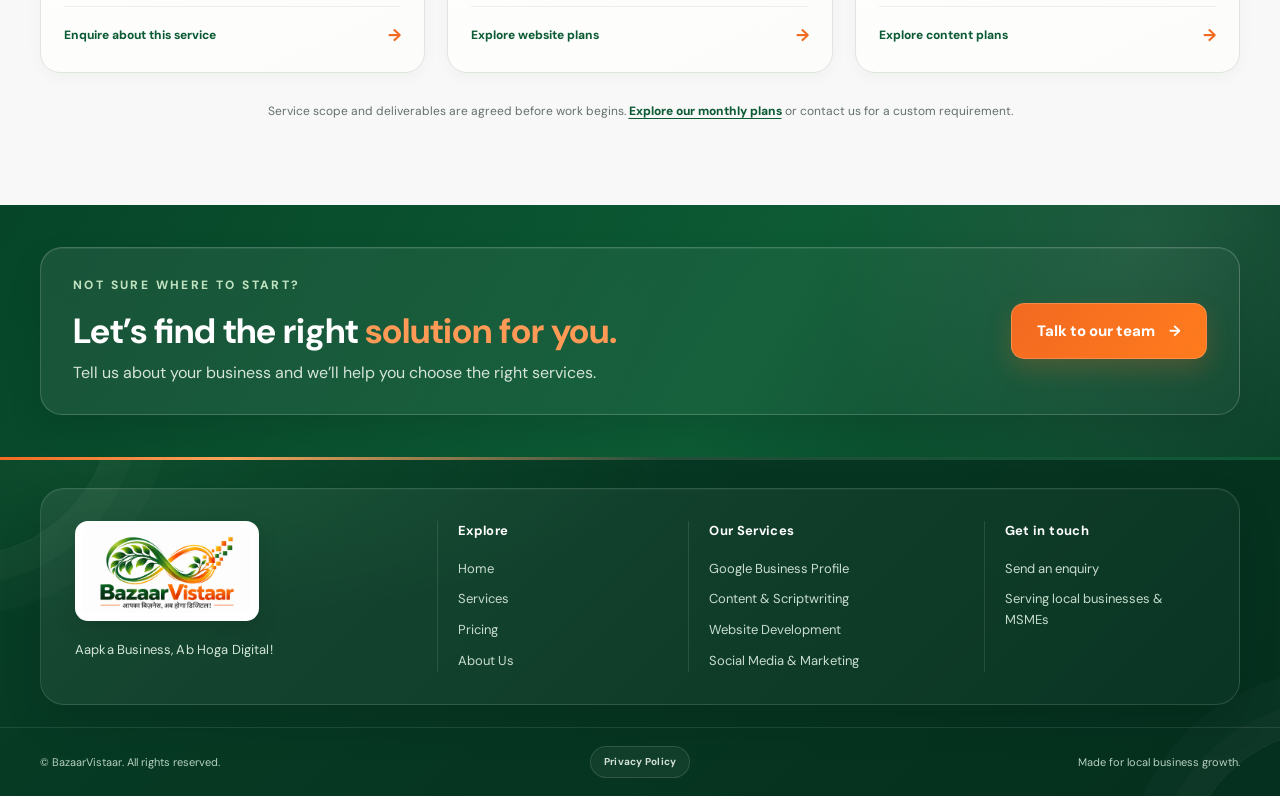
<file: services.html>
<!DOCTYPE html>
<html lang="en">
<head>
  <meta charset="UTF-8"><meta name="viewport" content="width=device-width, initial-scale=1.0">
  <meta name="description" content="Explore BazaarVistaar Google Business Profile, social media management, video editing, digital marketing, website development and content services.">
  <meta name="theme-color" content="#0d5b35">
  <meta property="og:title" content="Our Services | BazaarVistaar">
  <meta property="og:description" content="Explore BazaarVistaar Google Business Profile, social media management, video editing, digital marketing, website development and content services.">
  <meta property="og:type" content="website">
  <meta property="og:url" content="https://nirajsharmadm.github.io/bazaarvistaar/services.html">
  <link rel="canonical" href="https://nirajsharmadm.github.io/bazaarvistaar/services.html"><title>Our Services | BazaarVistaar</title>
  <link rel="icon" href="assets/bazaarvistaar-logo.png">
  <link rel="preconnect" href="https://fonts.googleapis.com"><link rel="preconnect" href="https://fonts.gstatic.com" crossorigin>
  <link href="https://fonts.googleapis.com/css2?family=DM+Sans:wght@400;500;600;700;800&family=Noto+Sans+Devanagari:wght@400;500;600;700;800&display=swap" rel="stylesheet">
  <link rel="stylesheet" href="styles.css">
</head>
<body>
<header class="site-header"><div class="container nav-wrap">
  <a class="brand" href="index.html#home" aria-label="BazaarVistaar home"><img src="assets/bazaarvistaar-logo.png" alt="BazaarVistaar"></a>
  <button class="menu-toggle" id="menuToggle" aria-label="Open navigation" aria-expanded="false">☰</button>
  <nav class="main-nav" id="mainNav">
    <a href="index.html#home">Home</a><a class="active" href="services.html">Services</a><a href="pricing.html">Pricing</a>
    <a href="index.html#how-it-works">How It Works</a><a href="index.html#businesses">Who We Help</a><a href="index.html#about">About Us</a><a href="contact.html">Contact Us</a>
  </nav>
  <a class="btn btn-small nav-cta" href="index.html#contact">Get Started <span>↗</span></a>
</div></header>
<main>
  <section class="services-page-hero"><div class="container services-page-hero-inner">
    <p class="eyebrow"><span></span> DIGITAL SOLUTIONS, ALL IN ONE PLACE</p>
    <h1>Services that help your business <span>move forward.</span></h1>
    <p>From getting discovered online to building a professional website and creating content that connects with customers, find the support your business needs to grow.</p>
    <a class="btn" href="index.html#contact">Discuss your requirements <span>→</span></a>
  </div></section>
  <section class="services-page-section section"><div class="container">
    <div class="services-page-intro"><p class="eyebrow">WHAT WE CAN DO FOR YOU</p><h2>Practical services. <span>Real business focus.</span></h2><p>Choose an individual service or combine them into a plan that fits your goals.</p></div>
    <div class="services-standard-grid">
      <article class="service-standard-card"><div class="service-standard-head"><span class="service-icon green-bg">⌖</span><span class="service-number">01</span></div><p class="service-kicker">GET FOUND LOCALLY</p><h3>Google Business Profile</h3><p>Make it easier for nearby customers to discover your business on Google Search and Maps.</p><ul><li>Profile setup and optimisation</li><li>Business information and updates</li><li>Posts, photos and profile maintenance</li><li>Review response guidance</li></ul><a class="service-standard-link" href="pricing.html#google-business-profile" data-service="Google Business Profile">Enquire about this service <span>→</span></a></article>
      <article class="service-standard-card"><div class="service-standard-head"><span class="service-icon orange-bg">▧</span><span class="service-number">02</span></div><p class="service-kicker">STAY CONSISTENT ONLINE</p><h3>Social Media Management</h3><p>Build a consistent and recognisable social presence without managing every detail yourself.</p><ul><li>Content planning and calendars</li><li>Post scheduling and publishing support</li><li>Profile consistency</li><li>Basic performance review</li></ul><a class="service-standard-link" href="pricing.html#social-media-management" data-service="Social Media Management">Enquire about this service <span>→</span></a></article>
      <article class="service-standard-card"><div class="service-standard-head"><span class="service-icon green-bg">▶</span><span class="service-number">03</span></div><p class="service-kicker">BRING YOUR STORY TO LIFE</p><h3>Video Editing</h3><p>Turn raw footage into polished short-form videos that are ready to share with your customers.</p><ul><li>Instagram Reels and short videos</li><li>Promotional video edits</li><li>Titles, subtitles and transitions</li><li>Platform-ready exports</li></ul><a class="service-standard-link" href="pricing.html#video-editing" data-service="Video Editing">Enquire about this service <span>→</span></a></article>
      <article class="service-standard-card"><div class="service-standard-head"><span class="service-icon orange-bg">↗</span><span class="service-number">04</span></div><p class="service-kicker">REACH THE RIGHT AUDIENCE</p><h3>Digital Marketing</h3><p>Plan practical promotional activities to improve awareness and connect with potential customers.</p><ul><li>Campaign planning support</li><li>Local audience-focused promotions</li><li>Digital promotion strategy</li><li>Campaign performance discussion</li></ul><a class="service-standard-link" href="pricing.html#digital-marketing" data-service="Digital Marketing">Enquire about this service <span>→</span></a></article>
      <article class="service-standard-card"><div class="service-standard-head"><span class="service-icon green-bg">⌘</span><span class="service-number">05</span></div><p class="service-kicker">YOUR BUSINESS, ONLINE 24/7</p><h3>Website &amp; Landing Page Development</h3><p>Build a professional, mobile-friendly website that explains your services and turns visitors into enquiries.</p><ul><li>Single-page landing pages</li><li>Multi-page business websites</li><li>WhatsApp and enquiry form integration</li><li>Basic SEO and analytics setup</li></ul><a class="service-standard-link" href="pricing.html#website-building" data-service="Website & Landing Page Development">Explore website plans <span>→</span></a></article>
      <article class="service-standard-card"><div class="service-standard-head"><span class="service-icon orange-bg">✎</span><span class="service-number">06</span></div><p class="service-kicker">RESEARCH. PLAN. CREATE.</p><h3>Content Research &amp; Scriptwriting</h3><p>Discover relevant content opportunities and turn them into engaging scripts that speak to your audience.</p><ul><li>Audience and competitor research</li><li>Topic, keyword and trend ideas</li><li>Reel and promotional scripts</li><li>Hooks, story flow and CTAs</li></ul><a class="service-standard-link" href="pricing.html#content-research-scriptwriting" data-service="Content Research & Scriptwriting">Explore content plans <span>→</span></a></article>
    </div>
    <p class="services-page-note">Service scope and deliverables are agreed before work begins. <a href="pricing.html">Explore our monthly plans</a> or contact us for a custom requirement.</p>
  </div></section>
  <section class="pricing-contact-strip"><div class="container pricing-contact-inner"><div><p class="eyebrow">NOT SURE WHERE TO START?</p><h2>Let’s find the right <span>solution for you.</span></h2><p>Tell us about your business and we’ll help you choose the right services.</p></div><a class="btn" href="index.html#contact">Talk to our team <span>→</span></a></div></section>
</main>
<footer class="site-footer"><div class="container footer-main">
  <div class="footer-brand"><img src="assets/bazaarvistaar-logo.png" alt="BazaarVistaar"><p>Aapka Business, Ab Hoga Digital!</p></div>
  <div><b>Explore</b><a href="index.html#home">Home</a><a href="services.html">Services</a><a href="pricing.html">Pricing</a><a href="index.html#about">About Us</a></div>
  <div><b>Our Services</b><a href="services.html">Google Business Profile</a><a href="services.html">Content &amp; Scriptwriting</a><a href="services.html">Website Development</a><a href="services.html">Social Media & Marketing</a></div>
  <div><b>Get in touch</b><a href="index.html#contact">Send an enquiry</a><span>Serving local businesses & MSMEs</span></div>
</div><div class="footer-bottom">
      <div class="container footer-legal-row">
        <div class="footer-legal-left">
          <span>© <span id="year"></span> BazaarVistaar. All rights reserved.</span>
          <a class="footer-privacy-link" href="privacy-policy.html">Privacy Policy</a>
        </div>
        <span class="footer-tagline">Made for local business growth.</span>
      </div>
    </div>
</file>
<file: styles.css>
:root{
  --green:#0d5b35;--green-dark:#064528;--green-mid:#24864b;--green-soft:#eaf4e9;
  --orange:#f26a21;--orange-dark:#e9510b;--cream:#fbf7ef;--beige:#f6f0e5;
  --ink:#202622;--muted:#65716a;--line:#e9e6dc;--white:#fff;
  --shadow:0 16px 45px rgba(17,70,42,.10);--radius:22px
}
*{box-sizing:border-box}html{scroll-behavior:smooth;scroll-padding-top:92px}
body{margin:0;font-family:"DM Sans","Noto Sans Devanagari",sans-serif;color:var(--ink);background:#fff;line-height:1.6}
a{color:inherit;text-decoration:none}.container{width:min(1200px,calc(100% - 48px));margin:auto}
.site-header{height:96px;background:rgba(255,255,255,.96);position:sticky;top:0;z-index:20;border-bottom:1px solid rgba(20,80,45,.07);backdrop-filter:blur(14px)}
.nav-wrap{height:100%;display:flex;align-items:center;justify-content:space-between;gap:26px}
.brand{display:block;width:190px;flex-shrink:0}.brand img{width:100%;display:block}
.main-nav{display:flex;align-items:center;gap:30px;font-size:14px;font-weight:600;color:#37433c}
.main-nav a{padding:10px 0;position:relative}.main-nav a:hover,.main-nav a.active{color:var(--orange)}
.main-nav a.active:after{content:"";position:absolute;left:0;bottom:2px;width:26px;height:3px;background:var(--orange);border-radius:4px}
.btn{display:inline-flex;align-items:center;justify-content:center;gap:14px;padding:15px 25px;background:linear-gradient(120deg,var(--orange),#ff7b1d);color:#fff;border:0;border-radius:13px;font-weight:800;font-size:15px;box-shadow:0 9px 22px rgba(242,106,33,.18);transition:.2s;cursor:pointer}
.btn:hover{transform:translateY(-2px);box-shadow:0 13px 26px rgba(242,106,33,.25)}.btn-small{padding:12px 20px;font-size:14px;border-radius:11px}
.menu-toggle{display:none;border:0;background:var(--green-soft);border-radius:10px;padding:9px 12px;font-size:22px;color:var(--green)}
.hero{position:relative;overflow:hidden;background:linear-gradient(100deg,#fff 0%,#fff 43%,#f7f4e9 100%);min-height:560px}
.hero:before{content:"";position:absolute;width:520px;height:520px;border:1px solid rgba(37,133,70,.08);border-radius:50%;left:-340px;top:40px;box-shadow:0 0 0 38px rgba(37,133,70,.025),0 0 0 78px rgba(37,133,70,.02)}
.hero-grid{position:relative;display:grid;grid-template-columns:1.02fr .98fr;align-items:center;min-height:560px;gap:10px}
.hero-copy{padding:54px 0 38px;position:relative;z-index:2}
.eyebrow{font-size:12px;letter-spacing:2.4px;font-weight:800;color:var(--green);margin:0 0 15px}
.eyebrow span{display:inline-block;width:24px;height:3px;background:var(--orange);vertical-align:middle;margin-right:8px;border-radius:3px}
.hero h1{font-size:clamp(43px,5.2vw,68px);line-height:1.13;letter-spacing:-2.5px;margin:0 0 18px;color:var(--green);font-weight:800}
.hero h1 .hindi{font-family:"Noto Sans Devanagari",sans-serif}.hero h1 .dark{color:var(--ink)}.orange{color:var(--orange)}
.hero-description{font-size:17px;color:#56635b;max-width:540px;margin:0 0 25px}
.hero-actions{display:flex;align-items:center;gap:24px;flex-wrap:wrap}.text-link{font-weight:700;color:var(--green);font-size:14px}.text-link span{color:var(--orange);margin-left:5px}
.hero-points{display:grid;grid-template-columns:repeat(4,1fr);gap:12px;margin-top:38px;max-width:590px}
.hero-points>div{display:flex;flex-direction:column;align-items:flex-start;gap:1px}.point-icon{width:35px;height:35px;display:grid;place-items:center;border-radius:11px;font-size:25px;font-weight:800;margin-bottom:5px}
.point-icon.green{background:var(--green-soft);color:var(--green)}.point-icon.orange{background:#fff0e5;color:var(--orange)}
.hero-points b{font-size:12px}.hero-points small{font-size:11px;color:var(--muted)}
.hero-visual{height:520px;position:relative;align-self:end;display:flex;align-items:center;justify-content:center}
.hero-visual:before{content:"";position:absolute;width:420px;height:420px;border-radius:50%;background:linear-gradient(140deg,#d9edcf,#fff0d9);right:5%;top:7%;filter:blur(1px)}
.hero-visual>img{position:relative;width:100%;height:100%;object-fit:cover;object-position:center;border-radius:42% 0 0 0;mix-blend-mode:multiply;mask-image:linear-gradient(to right,transparent 0%,black 10%,black 100%)}
.floating-card{position:absolute;display:flex;align-items:center;gap:10px;padding:12px 16px;background:rgba(255,255,255,.95);border:1px solid #f0e6d5;border-radius:15px;box-shadow:var(--shadow);font-size:13px}
.floating-card small{display:block;color:var(--muted);font-size:11px}.card-top{display:none!important}
.mini-icon{font-size:24px;color:var(--green)}.mini-icon.orange{color:var(--orange)}
.intro-strip{background:var(--cream);padding:40px 0 35px;text-align:center;border-top:1px solid #f3eee4;border-bottom:1px solid #f3eee4}
.centered{text-align:center}.intro-inner .eyebrow{margin-bottom:7px}.intro-inner h2,.section-heading h2,.about-copy h2,.contact-grid h2{font-size:clamp(28px,3.2vw,40px);line-height:1.2;letter-spacing:-1.1px;margin:0 0 9px;color:var(--green-dark)}
.intro-inner h2 span,.section-heading h2 span,.about-copy h2 span,.contact-grid h2 span{color:var(--orange)}
.intro-inner>p:last-child{margin:0;color:var(--muted);font-size:15px}
.section{padding:84px 0}.section-heading{display:flex;justify-content:space-between;align-items:end;gap:40px;margin-bottom:32px}
.section-heading h2{max-width:650px;margin-bottom:0}.section-heading>p{max-width:340px;color:var(--muted);font-size:14px;margin:0 0 4px}
.service-grid{display:grid;grid-template-columns:repeat(3,1fr);gap:18px}
.service-card{padding:26px 24px 23px;border:1px solid var(--line);border-radius:19px;background:#fff;box-shadow:0 6px 22px rgba(20,70,40,.035);transition:.2s}
.service-card:hover{transform:translateY(-5px);box-shadow:var(--shadow);border-color:#d9e9d8}
.service-icon{width:48px;height:48px;border-radius:15px;display:grid;place-items:center;font-size:25px;font-weight:800;margin-bottom:17px}
.green-bg{background:var(--green-soft);color:var(--green)}.orange-bg{background:#fff0e5;color:var(--orange)}
.service-card h3{font-size:18px;margin:0 0 8px;color:#1d3025}.service-card p{font-size:13px;color:var(--muted);margin:0 0 17px;min-height:64px}
.service-card>a{font-size:13px;font-weight:800;color:var(--green)}.service-card>a span{color:var(--orange);margin-left:5px}
.business-section{padding:72px 0;background:var(--cream)}.centered-heading{display:block;text-align:center}.centered-heading .section-heading h2{margin:auto}.centered-heading>p{margin:12px auto 0}
.business-pills{display:flex;justify-content:center;gap:12px;flex-wrap:wrap;margin-top:30px}
.business-pills span{padding:13px 19px;border:1px solid #e8e4d8;background:#fff;border-radius:50px;font-size:13px;font-weight:700;color:#405148;box-shadow:0 4px 14px rgba(0,0,0,.025)}
.business-pills span:nth-child(3n+2){background:#fff7ef;border-color:#f6e4d5}
.how-section{background:#fff}.steps{display:grid;grid-template-columns:repeat(3,1fr);gap:22px}
.step{padding:28px;border-radius:20px;background:#fbfcf9;border:1px solid #e8eee6}
.step-number{font-size:34px;font-weight:800;color:var(--orange);letter-spacing:-1px}.step h3{font-size:18px;color:var(--green-dark);margin:12px 0 7px}.step p{font-size:14px;color:var(--muted);margin:0}
.about-section{background:linear-gradient(110deg,#f5f8f0,#fff8ef);padding:68px 0}
.about-grid{display:grid;grid-template-columns:.8fr 1.2fr;gap:70px;align-items:center}
.about-mark{background:#fff;border-radius:24px;padding:24px;box-shadow:var(--shadow);max-width:400px}.about-mark img{width:100%;display:block}
.about-copy h2{max-width:640px}.about-copy>p:not(.eyebrow){font-size:15px;color:#5e6a62;max-width:690px}
.about-copy .btn{margin-top:10px}
.contact-section{padding:80px 0;background:var(--green-dark);color:#fff;position:relative;overflow:hidden}
.contact-section:after{content:"";position:absolute;width:440px;height:440px;border:1px solid rgba(255,255,255,.1);border-radius:50%;right:-160px;top:-180px;box-shadow:0 0 0 40px rgba(255,255,255,.025),0 0 0 80px rgba(255,255,255,.02)}
.contact-grid{display:grid;grid-template-columns:1fr .82fr;gap:70px;align-items:center;position:relative;z-index:1}
.contact-grid .eyebrow{color:#bfe1bf}.contact-grid h2{color:#fff;max-width:550px}.contact-grid h2 span{color:#ff9a56}
.contact-grid>div>p:not(.eyebrow){color:#d6e4d9;max-width:490px}.contact-note{display:flex;gap:13px;flex-wrap:wrap;margin-top:28px;color:#d9eadc;font-size:12px}.contact-note span{color:#ff9a56;font-weight:900}
.enquiry-form{background:#fff;border-radius:22px;padding:27px;color:var(--ink);box-shadow:0 20px 50px rgba(0,0,0,.18);display:grid;gap:8px}
.enquiry-form label{font-size:12px;font-weight:800;color:#435148;margin-top:5px}.enquiry-form input,.enquiry-form select{width:100%;border:1px solid #dfe6df;background:#fbfcfa;padding:13px 14px;border-radius:10px;font:inherit;font-size:14px;outline:none}
.enquiry-form input:focus,.enquiry-form select:focus{border-color:var(--green);box-shadow:0 0 0 3px rgba(13,91,53,.08)}
.form-submit{width:100%;margin-top:12px}.form-hint{color:#7b857d;text-align:center;font-size:11px}
.site-footer{background:#073d25;color:#eaf4ec}.footer-main{display:grid;grid-template-columns:1.5fr 1fr 1.2fr 1fr;gap:36px;padding:48px 0}
.footer-brand img{width:190px;background:#fff;border-radius:8px}.footer-brand p{font-size:13px;color:#c5dccb}
.footer-main>div:not(:first-child){display:flex;flex-direction:column;gap:9px;font-size:13px;color:#c5dccb}.footer-main b{color:#fff;margin-bottom:7px}.footer-main a:hover{color:#ff9a56}
.footer-bottom{border-top:1px solid rgba(255,255,255,.12);padding:16px 0;font-size:11px;color:#b7d0bf}.footer-bottom .container{display:flex;justify-content:space-between;gap:15px}
@media(max-width:1000px){.main-nav{gap:16px;font-size:13px}.brand{width:155px}.hero-grid{grid-template-columns:1fr .9fr}.hero-visual{height:470px}.hero-points{grid-template-columns:repeat(2,1fr);max-width:360px}.contact-grid{gap:35px}}
@media(max-width:760px){
 .container{width:min(100% - 34px,560px)}.site-header{height:78px}.brand{width:145px}.menu-toggle{display:block;margin-left:auto}.nav-cta{display:none}
 .main-nav{display:none;position:absolute;top:78px;left:0;right:0;background:#fff;padding:12px 24px 20px;box-shadow:0 12px 18px rgba(0,0,0,.08);flex-direction:column;align-items:stretch;gap:3px}
 .main-nav.open{display:flex}.main-nav a{padding:11px 4px}.main-nav a.active:after{bottom:5px}
 .hero-grid{display:flex;flex-direction:column;gap:0;min-height:0}.hero-copy{padding:42px 0 15px}.hero h1{font-size:clamp(40px,10vw,58px);letter-spacing:-1.6px}.hero-description{font-size:15px}
 .hero-actions{gap:16px}.btn{padding:13px 17px;font-size:13px}.text-link{font-size:13px}
 .hero-points{width:100%;max-width:none;margin-top:27px;gap:13px}.hero-points>div{display:grid;grid-template-columns:36px 1fr;column-gap:9px;align-items:center}.point-icon{grid-row:span 2;margin:0}
 .hero-visual{width:100%;height:340px;margin-top:8px}.hero-visual>img{border-radius:28px;mask-image:linear-gradient(to bottom,transparent 0%,black 9%,black 100%)}
 .floating-card{padding:9px 11px;font-size:11px}.floating-card small{font-size:9px}.card-top{left:0;top:12%}.card-bottom{right:0;bottom:10%}
 .intro-strip{padding:30px 0}.intro-inner h2,.section-heading h2,.about-copy h2,.contact-grid h2{font-size:29px}
 .section{padding:58px 0}.section-heading{display:block;margin-bottom:25px}.section-heading>p{margin-top:12px}
 .service-grid{grid-template-columns:1fr;gap:12px}.service-card{padding:21px}.service-card p{min-height:0}
 .business-section{padding:55px 0}.business-pills{gap:8px}.business-pills span{font-size:12px;padding:10px 13px}
 .steps{grid-template-columns:1fr;gap:12px}.step{padding:22px}
 .about-section{padding:50px 0}.about-grid{grid-template-columns:1fr;gap:28px}.about-mark{max-width:300px;margin:auto}.about-copy{text-align:left}
 .contact-section{padding:58px 0}.contact-grid{grid-template-columns:1fr;gap:27px}.enquiry-form{padding:22px}
 .footer-main{grid-template-columns:1fr 1fr;gap:28px;padding:38px 0}.footer-brand{grid-column:1/-1}
 .footer-bottom .container{display:block}.footer-bottom .container span{display:block;margin-top:4px}
}
@media(prefers-reduced-motion:reduce){html{scroll-behavior:auto}*,*:before,*:after{transition:none!important}}


/* Pricing section */
.pricing-section{background:linear-gradient(180deg,#fbf7ef 0%,#fff 100%)}
.pricing-heading{align-items:end}
.pricing-grid{display:grid;grid-template-columns:repeat(3,minmax(0,1fr));gap:20px;align-items:stretch}
.pricing-card{position:relative;background:#fff;border:1px solid #e7e9df;border-radius:22px;padding:29px 25px 26px;box-shadow:0 10px 30px rgba(17,70,42,.055);display:flex;flex-direction:column;min-width:0}
.pricing-card.popular{border:2px solid var(--orange);box-shadow:0 18px 42px rgba(242,106,33,.12);transform:translateY(-9px)}
.popular-ribbon{position:absolute;top:0;right:22px;transform:translateY(-1px);background:var(--orange);color:#fff;padding:7px 13px;border-radius:0 0 10px 10px;font-size:10px;letter-spacing:1px;font-weight:800}
.plan-label{display:inline-block;color:var(--green);font-size:11px;font-weight:800;letter-spacing:2px;margin-bottom:10px}
.pricing-top h3{font-size:22px;color:var(--green-dark);margin:0 0 6px}
.pricing-top p{font-size:13px;color:var(--muted);margin:0;min-height:42px}
.plan-price{display:flex;align-items:baseline;gap:7px;margin:22px 0 18px}
.plan-price strong{font-size:37px;line-height:1;color:var(--ink);letter-spacing:-1.5px}
.plan-price span{font-size:13px;color:var(--muted)}
.pricing-btn{width:100%;padding:13px 15px;font-size:13px}
.pricing-card.popular .pricing-btn{background:var(--green);box-shadow:0 9px 22px rgba(13,91,53,.16)}
.pricing-card.popular .pricing-btn:hover{box-shadow:0 13px 26px rgba(13,91,53,.22)}
.included-title{font-size:10px;letter-spacing:1.3px;font-weight:800;color:var(--green);margin:25px 0 12px}
.plan-features{list-style:none;padding:0;margin:0;display:grid;gap:11px}
.plan-features li{position:relative;padding-left:25px;font-size:13px;color:#536158}
.plan-features li:before{content:"✓";position:absolute;left:0;top:0;width:17px;height:17px;display:grid;place-items:center;border-radius:50%;background:var(--green-soft);color:var(--green);font-size:11px;font-weight:900}
.pricing-footnote{text-align:center;color:var(--muted);font-size:12px;margin:28px auto 0;max-width:850px}
.pricing-footnote a{color:var(--green);font-weight:800;text-decoration:underline;text-underline-offset:3px}
@media(max-width:760px){.pricing-grid{grid-template-columns:1fr;gap:17px}.pricing-card{padding:25px 22px}.pricing-card.popular{transform:none;order:-1}.pricing-top p{min-height:0}.pricing-heading{display:block}}

/* Dedicated pricing page */
.pricing-page-hero{background:linear-gradient(110deg,#f7f4e9 0%,#fff 65%);padding:78px 0 66px;text-align:center;border-bottom:1px solid #f0eadf}
.pricing-page-hero-inner{max-width:760px}
.pricing-page-hero .eyebrow{margin-bottom:14px}
.pricing-page-hero h1{font-size:clamp(38px,5vw,58px);line-height:1.12;letter-spacing:-2px;color:var(--green-dark);margin:0 0 16px}
.pricing-page-hero h1 span{color:var(--orange)}
.pricing-page-hero-inner>p:not(.eyebrow){max-width:620px;margin:0 auto 20px;color:var(--muted);font-size:16px}
.pricing-page-hero .text-link{display:inline-block}
.pricing-contact-strip{padding:54px 0;background:var(--green-dark);color:#fff}
.pricing-contact-inner{display:flex;justify-content:space-between;align-items:center;gap:28px}
.pricing-contact-inner .eyebrow{color:#bfe1bf}
.pricing-contact-inner h2{font-size:clamp(25px,3vw,35px);line-height:1.2;margin:0 0 8px;color:#fff}
.pricing-contact-inner h2 span{color:#ff9a56}
.pricing-contact-inner p:not(.eyebrow){color:#d6e4d9;margin:0}
.pricing-contact-inner .btn{flex-shrink:0}
@media(max-width:760px){.pricing-page-hero{padding:55px 0 48px}.pricing-page-hero h1{letter-spacing:-1.3px}.pricing-page-hero-inner>p:not(.eyebrow){font-size:14px}.pricing-contact-inner{display:block}.pricing-contact-inner .btn{margin-top:20px}}


/* Standardized subscription-style pricing layout */
.pricing-section{background:#f7f8f7;padding-top:64px}
.pricing-intro{text-align:center;max-width:720px;margin:0 auto 38px}
.pricing-intro .eyebrow{margin-bottom:12px}
.pricing-intro h2{font-size:clamp(29px,3.4vw,42px);line-height:1.18;letter-spacing:-1.2px;color:var(--green-dark);margin:0 0 12px}
.pricing-intro h2 span{color:var(--orange)}
.pricing-intro>p:not(.eyebrow){color:var(--muted);font-size:15px;margin:0}
.billing-note{display:inline-flex;align-items:center;margin-top:18px;padding:6px 12px;border:1px solid #dfe7df;border-radius:30px;background:#fff;color:#536158;font-size:10px;font-weight:800;letter-spacing:1.4px}
.pricing-grid{gap:16px;align-items:stretch}
.pricing-card{border:1px solid #dfe5df;border-radius:16px;padding:27px 24px 25px;box-shadow:0 4px 16px rgba(22,55,35,.035);min-height:100%;transition:border-color .2s,box-shadow .2s}
.pricing-card:hover{border-color:#a9c5b0;box-shadow:0 12px 28px rgba(22,55,35,.08)}
.pricing-card.popular{transform:none;border:2px solid var(--green);box-shadow:0 12px 30px rgba(13,91,53,.10)}
.popular-ribbon{right:18px;background:var(--green);border-radius:0 0 8px 8px}
.plan-label{font-size:10px;letter-spacing:1.6px;color:#66746a}
.pricing-top h3{font-size:23px;letter-spacing:-.4px;margin-bottom:8px}
.pricing-top p{min-height:48px;line-height:1.55}
.plan-price{margin:23px 0 18px;gap:6px}
.plan-price strong{font-size:39px;letter-spacing:-1.8px}
.plan-price span{font-size:12px}
.pricing-btn,.pricing-card.popular .pricing-btn{background:var(--green);box-shadow:none;border-radius:9px;min-height:46px}
.pricing-btn:hover,.pricing-card.popular .pricing-btn:hover{background:var(--green-dark);box-shadow:none}
.included-title{border-top:1px solid #edf0ec;padding-top:19px;margin:22px 0 14px;font-size:9px;letter-spacing:1.2px;color:#68766d}
.plan-features{gap:12px}
.plan-features li{font-size:12px;line-height:1.5;padding-left:24px}
.plan-features li:before{background:#eaf4e9;color:var(--green)}
.pricing-footnote{font-size:12px;line-height:1.7}
@media(max-width:760px){.pricing-section{padding-top:48px}.pricing-intro{margin-bottom:26px}.pricing-grid{gap:14px}.pricing-card.popular{order:0}.pricing-card{min-height:0}.pricing-top p{min-height:0}}


/* Dedicated services page — consistent, standardized service cards */
.services-page-hero{background:linear-gradient(110deg,#f7f4e9 0%,#fff 65%);padding:76px 0 68px;text-align:center;border-bottom:1px solid #f0eadf}
.services-page-hero-inner{max-width:790px;margin:auto}
.services-page-hero .eyebrow{margin-bottom:14px}
.services-page-hero h1{font-size:clamp(36px,4.8vw,56px);line-height:1.13;letter-spacing:-1.8px;color:var(--green-dark);margin:0 0 15px}
.services-page-hero h1 span{color:var(--orange)}
.services-page-hero-inner>p:not(.eyebrow){max-width:650px;margin:0 auto 23px;color:var(--muted);font-size:16px}
.services-page-section{background:#f7f8f7;padding-top:64px}
.services-page-intro{text-align:center;max-width:720px;margin:0 auto 38px}
.services-page-intro h2{font-size:clamp(29px,3.4vw,42px);line-height:1.18;letter-spacing:-1.2px;color:var(--green-dark);margin:0 0 12px}
.services-page-intro h2 span{color:var(--orange)}
.services-page-intro>p:last-child{color:var(--muted);font-size:15px;margin:0}
.services-standard-grid{display:grid;grid-template-columns:repeat(3,minmax(0,1fr));gap:16px;align-items:stretch}
.service-standard-card{display:flex;flex-direction:column;background:#fff;border:1px solid #dfe5df;border-radius:16px;padding:25px 23px 22px;box-shadow:0 4px 16px rgba(22,55,35,.035);transition:border-color .2s,box-shadow .2s}
.service-standard-card:hover{border-color:#a9c5b0;box-shadow:0 12px 28px rgba(22,55,35,.08)}
.service-standard-head{display:flex;align-items:center;justify-content:space-between;margin-bottom:17px}
.service-standard-head .service-icon{margin:0}
.service-number{font-size:12px;font-weight:800;letter-spacing:1px;color:#a1aaa3}
.service-kicker{font-size:9px;letter-spacing:1.5px;font-weight:800;color:var(--green);margin:0 0 7px}
.service-standard-card h3{font-size:21px;line-height:1.25;letter-spacing:-.4px;color:var(--green-dark);margin:0 0 9px}
.service-standard-card>p:not(.service-kicker){font-size:13px;line-height:1.6;color:var(--muted);margin:0 0 16px;min-height:62px}
.service-standard-card ul{list-style:none;padding:17px 0 0;margin:0 0 20px;border-top:1px solid #edf0ec;display:grid;gap:10px}
.service-standard-card li{position:relative;padding-left:22px;font-size:12px;line-height:1.45;color:#536158}
.service-standard-card li:before{content:"✓";position:absolute;left:0;top:0;width:15px;height:15px;display:grid;place-items:center;border-radius:50%;background:#eaf4e9;color:var(--green);font-size:10px;font-weight:900}
.service-standard-link{display:flex;justify-content:space-between;align-items:center;gap:10px;margin-top:auto;padding-top:15px;border-top:1px solid #edf0ec;color:var(--green);font-size:12px;font-weight:800}
.service-standard-link span{color:var(--orange);font-size:17px}
.services-page-note{text-align:center;color:var(--muted);font-size:12px;line-height:1.7;margin:28px auto 0}
.services-page-note a{color:var(--green);font-weight:800;text-decoration:underline;text-underline-offset:3px}
@media(max-width:900px){.services-standard-grid{grid-template-columns:repeat(2,minmax(0,1fr))}}
@media(max-width:600px){.services-page-hero{padding:54px 0 48px}.services-page-hero h1{letter-spacing:-1px}.services-page-hero-inner>p:not(.eyebrow){font-size:14px}.services-page-section{padding-top:48px}.services-page-intro{margin-bottom:26px}.services-standard-grid{grid-template-columns:1fr;gap:14px}.service-standard-card{padding:23px 21px}.service-standard-card>p:not(.service-kicker){min-height:0}}


/* Alignment fix: centered section headings (How It Works and other centered sections) */
.section-heading.centered-heading{
  display:block;
  width:100%;
  max-width:100%;
  text-align:center;
}
.section-heading.centered-heading>div{
  width:100%;
  text-align:center;
}
.section-heading.centered-heading h2{
  width:100%;
  max-width:760px;
  margin:0 auto;
  text-align:center;
}
.section-heading.centered-heading>p{
  width:min(100%,560px);
  max-width:560px;
  margin:12px auto 0;
  text-align:center;
}


/* Explicitly center the two homepage section heading groups */
.business-section .container,
.how-section .container{
  display:flex;
  flex-direction:column;
  align-items:center;
}
.business-section .section-heading.centered-heading,
.how-section .section-heading.centered-heading{
  display:flex;
  flex-direction:column;
  align-items:center;
  justify-content:center;
  width:100%;
  max-width:820px;
  margin:0 auto 32px;
  text-align:center;
}
.business-section .section-heading.centered-heading>div,
.how-section .section-heading.centered-heading>div{
  width:100%;
  text-align:center;
}
.business-section .section-heading.centered-heading .eyebrow,
.how-section .section-heading.centered-heading .eyebrow{
  text-align:center;
}
.business-section .section-heading.centered-heading h2,
.how-section .section-heading.centered-heading h2{
  width:100%;
  max-width:760px;
  margin:0 auto;
  text-align:center;
}
.business-section .section-heading.centered-heading>p,
.how-section .section-heading.centered-heading>p{
  width:100%;
  max-width:560px;
  margin:12px auto 0;
  text-align:center;
}
.business-pills,
.steps{
  width:100%;
}


/* Founder introduction profile */
.about-grid{grid-template-columns:.78fr 1.22fr;gap:64px}
.founder-portrait{max-width:360px;width:100%;margin:0 auto;padding:12px;background:#fff;border:1px solid #e7ece5;border-radius:22px;overflow:hidden}
.founder-portrait img{display:block;width:100%;aspect-ratio:4/4.4;object-fit:cover;object-position:center 28%;border-radius:15px;background:#f7f7f7}
.founder-photo-caption{display:flex;flex-direction:column;gap:2px;padding:15px 8px 8px;text-align:center}
.founder-photo-caption strong{font-size:19px;line-height:1.3;color:var(--green-dark)}
.founder-photo-caption span{font-size:12px;font-weight:600;color:var(--muted)}
.founder-copy h2{max-width:620px}
.founder-copy>p:not(.eyebrow){font-size:15px;line-height:1.8;color:#5e6a62;max-width:680px}
@media(max-width:760px){.about-grid{grid-template-columns:1fr;gap:28px}.founder-portrait{max-width:280px}.founder-copy{text-align:center}.founder-copy h2,.founder-copy>p:not(.eyebrow){margin-left:auto;margin-right:auto}}


/* Founder card typography and image presentation refinement */
.about-mark.founder-portrait{
  display:flex;
  flex-direction:column;
  align-self:center;
  max-width:390px;
  padding:12px;
  background:#fff;
  border:1px solid #e5eae3;
  border-radius:24px;
  box-shadow:0 14px 38px rgba(22,55,35,.09);
}
.founder-portrait img{
  display:block;
  width:100%;
  height:auto;
  max-height:390px;
  aspect-ratio:auto;
  object-fit:contain;
  object-position:center;
  border-radius:16px;
  background:#fff;
}
.founder-photo-caption{
  display:flex !important;
  flex-direction:column !important;
  align-items:center;
  justify-content:center;
  gap:7px;
  width:100%;
  padding:17px 10px 13px;
  text-align:center;
}
.founder-photo-caption .founder-name{
  display:block;
  width:100%;
  margin:0;
  color:var(--green-dark);
  font-size:clamp(20px,2vw,24px);
  font-weight:800;
  line-height:1.2;
  letter-spacing:-.45px;
  white-space:normal;
}
.founder-photo-caption .founder-role{
  display:inline-block;
  padding:6px 12px;
  border-radius:30px;
  background:#fff1e6;
  color:#e9651b;
  font-size:10px;
  line-height:1.2;
  font-weight:800;
  letter-spacing:1.1px;
}
.founder-photo-caption .founder-brand{
  display:block;
  color:#526057;
  font-size:13px;
  line-height:1.3;
  font-weight:600;
}
@media(max-width:760px){
  .about-mark.founder-portrait{max-width:300px}
  .founder-portrait img{max-height:320px}
}


/* Founder introduction: clean name/title hierarchy and contained text */
.about-section .about-grid{align-items:center}
.about-section .founder-copy{min-width:0;width:100%;max-width:680px}
.founder-copy .founder-heading{
  display:block;
  width:100%;
  max-width:100%;
  margin:0 0 5px;
  color:var(--green-dark);
  font-size:clamp(30px,3.5vw,44px);
  line-height:1.12;
  letter-spacing:-1.35px;
  overflow-wrap:normal;
  word-break:normal;
}
.founder-copy .founder-title{
  display:block;
  margin:0 0 20px;
  color:var(--orange);
  font-size:clamp(17px,1.8vw,21px);
  line-height:1.4;
  font-weight:700;
}
.founder-copy>p:not(.eyebrow):not(.founder-title){
  width:100%;
  max-width:620px;
  margin:0 0 14px;
  font-size:15px;
  line-height:1.75;
  color:#5e6a62;
  overflow-wrap:break-word;
}
.founder-copy .eyebrow{margin-bottom:12px}
@media(max-width:760px){
  .about-section .about-grid{width:100%;min-width:0}
  .about-section .founder-copy{max-width:100%;padding-inline:4px}
  .founder-copy .founder-heading{font-size:clamp(29px,8vw,38px);letter-spacing:-.8px}
  .founder-copy .founder-title{font-size:17px;margin-bottom:16px}
  .founder-copy>p:not(.eyebrow):not(.founder-title){font-size:14px;line-height:1.7}
}


/* Premium hover lift and reveal interaction for service cards */
.service-standard-card{
  position:relative;
  isolation:isolate;
  overflow:hidden;
  transform:translateY(0) scale(1);
  box-shadow:0 4px 16px rgba(22,55,35,.035);
  transition:
    transform .32s cubic-bezier(.2,.75,.25,1),
    border-color .32s ease,
    box-shadow .32s ease,
    background-color .32s ease;
}
.service-standard-card::before{
  content:"";
  position:absolute;
  z-index:-1;
  top:0;
  left:0;
  width:100%;
  height:4px;
  background:linear-gradient(90deg,var(--green),#69a94f,var(--orange));
  transform:scaleX(0);
  transform-origin:left;
  transition:transform .32s ease;
}
.service-standard-card .service-icon{
  transition:transform .32s cubic-bezier(.2,.75,.25,1),box-shadow .32s ease;
}
.service-standard-card .service-number{
  transition:color .25s ease,transform .25s ease;
}
.service-standard-card .service-standard-link{
  transition:color .25s ease,padding .25s ease;
}
.service-standard-card:hover,
.service-standard-card:focus-within{
  transform:translateY(-9px) scale(1.012);
  border-color:#a9cbb0;
  box-shadow:0 22px 42px rgba(13,91,53,.13),0 5px 14px rgba(242,106,33,.06);
  background:#fff;
}
.service-standard-card:hover::before,
.service-standard-card:focus-within::before{
  transform:scaleX(1);
}
.service-standard-card:hover .service-icon,
.service-standard-card:focus-within .service-icon{
  transform:translateY(-3px) rotate(-5deg) scale(1.08);
  box-shadow:0 8px 16px rgba(13,91,53,.10);
}
.service-standard-card:hover .service-number,
.service-standard-card:focus-within .service-number{
  color:var(--orange);
  transform:translateY(-2px);
}
.service-standard-card:hover .service-standard-link,
.service-standard-card:focus-within .service-standard-link{
  color:var(--orange);
  padding-left:4px;
}
.service-standard-card:hover .service-standard-link span,
.service-standard-card:focus-within .service-standard-link span{
  display:inline-block;
  transform:translateX(4px);
}
.service-standard-link span{transition:transform .25s ease}
@media(hover:none){
  .service-standard-card:hover{transform:none;box-shadow:0 4px 16px rgba(22,55,35,.035)}
}
@media(prefers-reduced-motion:reduce){
  .service-standard-card,.service-standard-card::before,.service-standard-card .service-icon,
  .service-standard-card .service-number,.service-standard-card .service-standard-link,
  .service-standard-link span{transition:none!important}
}


/* Refined homepage hero: preserve the original organic image treatment, with a subtle size increase */
@media (min-width:1100px){
  .hero-grid{
    grid-template-columns:1.02fr .98fr;
    gap:10px;
    min-height:575px;
  }
  .hero-visual{
    height:540px;
  }
  .hero-visual>img{
    object-fit:cover;
    object-position:center;
  }
}


/* Pricing page: widen the hero and plan wrapper to reduce excessive side whitespace */
@media (min-width:1100px){
  .pricing-page-hero .container,
  .pricing-section>.container{
    width:min(1500px,calc(100% - 80px));
  }
  .pricing-page-hero-inner{
    max-width:1120px;
  }
  .pricing-page-hero h1{
    max-width:100%;
  }
  .pricing-page-hero-inner>p:not(.eyebrow){
    max-width:850px;
  }
  .pricing-intro{
    max-width:1120px;
  }
  .pricing-intro h2{
    max-width:100%;
    white-space:normal;
  }
}
@media (min-width:1500px){
  .pricing-page-hero .container,
  .pricing-section>.container{
    width:min(1560px,calc(100% - 96px));
  }
  .pricing-intro h2{
    font-size:44px;
  }
}


/* Premium interaction treatment for the How It Works process cards */
.how-section{
  position:relative;
  isolation:isolate;
  background:linear-gradient(180deg,#fff 0%,#fcfdfb 100%);
}
.how-section .section-heading{
  margin-bottom:34px;
}
.how-section .steps{
  gap:22px;
  perspective:1000px;
}
.how-section .step{
  position:relative;
  isolation:isolate;
  overflow:hidden;
  min-height:205px;
  padding:30px 28px;
  border:1px solid #e4ebe2;
  border-radius:22px;
  background:linear-gradient(145deg,#fff 0%,#fafcf8 100%);
  box-shadow:0 5px 18px rgba(18,66,39,.035);
  transform:translateY(0);
  transition:transform .38s cubic-bezier(.2,.75,.25,1),
             box-shadow .38s ease,border-color .3s ease,background .3s ease;
}
.how-section .step::before{
  content:"";
  position:absolute;
  z-index:-1;
  top:0;
  left:0;
  width:100%;
  height:4px;
  background:linear-gradient(90deg,var(--green),#78aa68,var(--orange));
  transform:scaleX(0);
  transform-origin:left;
  transition:transform .38s ease;
}
.how-section .step::after{
  content:"";
  position:absolute;
  z-index:-1;
  width:170px;
  height:170px;
  right:-92px;
  bottom:-112px;
  border-radius:50%;
  background:radial-gradient(circle,rgba(244,106,31,.10),rgba(244,106,31,0) 70%);
  opacity:0;
  transition:opacity .35s ease,transform .45s ease;
}
.how-section .step-number{
  display:inline-flex;
  align-items:center;
  justify-content:center;
  min-width:58px;
  min-height:48px;
  padding:4px 12px;
  border-radius:13px;
  background:#fff0e6;
  color:var(--orange);
  font-size:32px;
  line-height:1;
  letter-spacing:-1.2px;
  transition:transform .35s cubic-bezier(.2,.75,.25,1),background .3s ease,color .3s ease;
}
.how-section .step h3{
  margin-top:18px;
  transition:color .3s ease,transform .3s ease;
}
.how-section .step p{
  max-width:340px;
  line-height:1.75;
}
.how-section .step:hover,
.how-section .step:focus-within{
  transform:translateY(-8px);
  border-color:#b9d2bd;
  background:linear-gradient(145deg,#fff 0%,#f8fcf7 100%);
  box-shadow:0 20px 42px rgba(13,91,53,.10),0 5px 14px rgba(242,106,33,.045);
}
.how-section .step:hover::before,
.how-section .step:focus-within::before{
  transform:scaleX(1);
}
.how-section .step:hover::after,
.how-section .step:focus-within::after{
  opacity:1;
  transform:translate(-18px,-18px);
}
.how-section .step:hover .step-number,
.how-section .step:focus-within .step-number{
  transform:translateY(-3px) scale(1.06);
  background:var(--green);
  color:#fff;
}
.how-section .step:hover h3,
.how-section .step:focus-within h3{
  color:var(--orange);
  transform:translateX(2px);
}
@media(hover:none){
  .how-section .step:hover{
    transform:none;
    box-shadow:0 5px 18px rgba(18,66,39,.035);
  }
}
@media(prefers-reduced-motion:reduce){
  .how-section .step,.how-section .step::before,.how-section .step::after,
  .how-section .step-number,.how-section .step h3{transition:none!important}
}
@media(max-width:760px){
  .how-section .step{min-height:0;padding:24px;border-radius:18px}
}


/* Premium polish for the intro band and audiences section */
.intro-strip{
  position:relative;
  isolation:isolate;
  overflow:hidden;
  padding:48px 0 43px;
  background:
    radial-gradient(ellipse at 14% 50%,rgba(31,112,63,.055),transparent 34%),
    radial-gradient(ellipse at 88% 45%,rgba(246,105,31,.06),transparent 32%),
    linear-gradient(110deg,#fbf8f0 0%,#fffdf9 52%,#fbf7ef 100%);
  border-top:1px solid rgba(28,91,53,.08);
  border-bottom:1px solid rgba(28,91,53,.09);
}
.intro-strip::before,
.intro-strip::after{
  content:"";
  position:absolute;
  z-index:-1;
  width:230px;
  height:230px;
  border:1px solid rgba(27,105,58,.075);
  border-radius:50%;
  pointer-events:none;
}
.intro-strip::before{left:-155px;top:-145px;box-shadow:0 0 0 22px rgba(27,105,58,.025),0 0 0 46px rgba(27,105,58,.018)}
.intro-strip::after{right:-160px;bottom:-165px;border-color:rgba(242,106,31,.10);box-shadow:0 0 0 22px rgba(242,106,31,.025),0 0 0 46px rgba(242,106,31,.018)}
.intro-inner{position:relative;max-width:1100px}
.intro-inner .eyebrow{
  display:inline-flex;
  align-items:center;
  gap:10px;
  margin-bottom:12px;
}
.intro-inner .eyebrow::before,
.intro-inner .eyebrow::after{
  content:"";
  display:block;
  width:20px;
  height:2px;
  border-radius:2px;
  background:var(--orange);
}
.intro-inner h2{
  font-size:clamp(30px,3.5vw,43px);
  letter-spacing:-1.35px;
  margin-bottom:11px;
}
.intro-inner>p:last-child{
  font-size:15px;
  line-height:1.7;
}

.business-section{
  position:relative;
  isolation:isolate;
  overflow:hidden;
  padding:76px 0 82px;
  background:
    radial-gradient(ellipse at 50% 0%,rgba(255,255,255,.92),transparent 62%),
    linear-gradient(180deg,#fbf8f1 0%,#f8f6ef 100%);
}
.business-section::before{
  content:"";
  position:absolute;
  z-index:-1;
  width:520px;
  height:520px;
  left:-360px;
  top:5px;
  border:1px solid rgba(25,105,57,.07);
  border-radius:50%;
  box-shadow:0 0 0 34px rgba(25,105,57,.018),0 0 0 70px rgba(25,105,57,.014);
  pointer-events:none;
}
.business-section .centered-heading{
  max-width:850px;
  margin:0 auto 0;
}
.business-section .centered-heading .eyebrow{
  margin-bottom:16px;
}
.business-section .centered-heading h2{
  max-width:800px;
  margin:0 auto;
  font-size:clamp(30px,3.5vw,43px);
  line-height:1.18;
  letter-spacing:-1.3px;
}
.business-section .centered-heading>p{
  max-width:620px;
  margin:18px auto 0;
  font-size:15px;
  line-height:1.7;
}
.business-pills{
  max-width:1120px;
  margin:42px auto 0;
  display:flex;
  justify-content:center;
  align-items:center;
  gap:13px;
}
.business-pills span{
  position:relative;
  display:inline-flex;
  align-items:center;
  justify-content:center;
  min-height:48px;
  padding:13px 21px;
  border:1px solid #e8e4d8;
  border-radius:999px;
  background:rgba(255,255,255,.88);
  color:#405148;
  font-size:13px;
  font-weight:700;
  letter-spacing:.05px;
  box-shadow:0 5px 16px rgba(27,65,42,.035);
  transition:transform .28s cubic-bezier(.2,.75,.25,1),box-shadow .28s ease,border-color .28s ease,background .28s ease,color .28s ease;
}
.business-pills span:nth-child(3n+2){
  background:#fff8f1;
  border-color:#f3e2d3;
}
.business-pills span:hover{
  transform:translateY(-5px);
  background:#fff;
  color:var(--green-dark);
  border-color:#b9d2bd;
  box-shadow:0 13px 25px rgba(18,78,43,.10),0 3px 9px rgba(242,106,31,.045);
}
.business-pills span:nth-child(3n+2):hover{
  border-color:#f2b98f;
  box-shadow:0 13px 25px rgba(242,106,31,.10);
}
@media(max-width:760px){
  .intro-strip{padding:36px 0 34px}
  .business-section{padding:56px 0 60px}
  .business-pills{gap:9px;margin-top:28px}
  .business-pills span{min-height:42px;padding:10px 15px;font-size:12px}
}
@media(prefers-reduced-motion:reduce){
  .business-pills span{transition:none!important}
}


/* Softer mobile hero artwork treatment — blend the image into the page */
@media(max-width:760px){
  .hero-visual{
    position:relative;
    isolation:isolate;
    overflow:hidden;
    height:340px;
    margin-top:14px;
    padding:7px;
    border:1px solid rgba(225,231,218,.9);
    border-radius:34px;
    background:linear-gradient(145deg,rgba(255,255,255,.92),rgba(246,248,237,.92));
    box-shadow:0 14px 34px rgba(29,69,43,.09),0 3px 10px rgba(242,106,31,.035);
  }
  .hero-visual>img{
    width:100%;
    height:100%;
    display:block;
    object-fit:cover;
    object-position:center;
    border-radius:27px;
    filter:saturate(.94) contrast(.97);
    mix-blend-mode:normal;
    -webkit-mask-image:linear-gradient(to bottom,transparent 0%,#000 7%,#000 94%,transparent 100%);
    mask-image:linear-gradient(to bottom,transparent 0%,#000 7%,#000 94%,transparent 100%);
  }
  .hero-visual:after{
    content:"";
    position:absolute;
    z-index:2;
    inset:7px;
    border-radius:27px;
    pointer-events:none;
    box-shadow:inset 0 0 22px rgba(249,248,240,.22);
    background:
      linear-gradient(90deg,rgba(249,248,240,.14),transparent 9%,transparent 91%,rgba(249,248,240,.34)),
      linear-gradient(180deg,rgba(249,248,240,.18),transparent 11%,transparent 91%,rgba(249,248,240,.20));
  }
}


/* Final mobile hero refinement: let the artwork sit naturally in the page */
@media(max-width:760px){
  .hero-visual{
    width:calc(100% + 8px);
    height:auto;
    aspect-ratio:1.08 / 1;
    margin:12px -4px 0;
    padding:0;
    overflow:hidden;
    border:0;
    border-radius:0;
    background:transparent;
    box-shadow:none;
  }
  .hero-visual:before{
    width:82%;
    height:auto;
    aspect-ratio:1;
    right:7%;
    top:8%;
    filter:blur(22px);
    opacity:.62;
  }
  .hero-visual>img{
    position:relative;
    z-index:1;
    width:100%;
    height:100%;
    object-fit:cover;
    object-position:48% center;
    border-radius:26px;
    filter:saturate(.98) contrast(.99);
    mix-blend-mode:normal;
    box-shadow:0 12px 28px rgba(25,65,41,.09);
    -webkit-mask-image:radial-gradient(ellipse 88% 91% at 50% 50%,#000 78%,transparent 100%);
    mask-image:radial-gradient(ellipse 88% 91% at 50% 50%,#000 78%,transparent 100%);
  }
  .hero-visual:after{
    inset:0;
    z-index:2;
    border-radius:26px;
    box-shadow:none;
    background:
      linear-gradient(90deg,rgba(249,248,240,.12),transparent 8%,transparent 94%,rgba(249,248,240,.18)),
      linear-gradient(180deg,rgba(249,248,240,.10),transparent 8%,transparent 92%,rgba(249,248,240,.22));
  }
}


/* Service catalogue card and pricing-link hover polish */
.services-standard-grid{align-items:stretch;gap:22px}
.service-standard-card{
  border-radius:20px;
  background:linear-gradient(155deg,#fff 0%,#fcfdfb 100%);
}
.service-standard-card:hover,
.service-standard-card:focus-within{
  transform:translateY(-8px);
  border-color:#9fc5a8;
  box-shadow:0 20px 40px rgba(13,91,53,.12),0 5px 15px rgba(242,106,33,.055);
}
.service-standard-link{
  position:relative;
  text-decoration:none;
  transition:color .25s ease, padding .25s ease, background .25s ease;
}
.service-standard-link:hover,
.service-standard-link:focus-visible{
  color:var(--orange);
  outline:none;
}
.service-standard-link:focus-visible{
  border-radius:8px;
  box-shadow:0 0 0 3px rgba(242,106,33,.18);
}
.service-standard-link span{
  transition:transform .25s ease;
}
@media(max-width:600px){
  .services-standard-grid{gap:15px}
  .service-standard-card{border-radius:17px}
}


/* Premium homepage conversion update */
.premium-hero{background:linear-gradient(105deg,#fff 0%,#fff 43%,#f6f3e9 100%)}
.premium-hero .hero-grid{min-height:590px}
.premium-hero .hero-copy{padding-top:48px;padding-bottom:44px}
.premium-hero .hero-kicker{max-width:570px;margin:-5px 0 13px;color:var(--green-dark);font-size:clamp(19px,2.1vw,25px);font-weight:800;line-height:1.3;letter-spacing:-.45px}
.premium-hero .hero-description{max-width:570px;line-height:1.75}
.premium-hero .hero-actions .btn{min-height:54px}
.premium-hero .hero-points{max-width:620px;margin-top:32px;gap:15px}
.premium-hero .hero-points b{font-size:12px}
.hero-image-note{position:absolute;z-index:3;left:5%;bottom:9%;display:flex;align-items:center;gap:11px;padding:14px 17px;border:1px solid rgba(230,235,225,.9);border-radius:16px;background:rgba(255,255,255,.94);box-shadow:0 16px 38px rgba(17,70,42,.13);backdrop-filter:blur(12px)}
.hero-note-icon{width:34px;height:34px;display:grid;place-items:center;border-radius:11px;background:var(--green-soft);color:var(--green);font-weight:900}
.hero-image-note b,.hero-image-note small{display:block}
.hero-image-note b{font-size:12px;color:var(--green-dark)}
.hero-image-note small{font-size:10px;color:var(--muted)}
.intro-inner{max-width:980px}
.intro-inner>p:last-of-type{max-width:900px;margin:0 auto;color:var(--muted);font-size:15px;line-height:1.8}
.intro-hindi-line{margin:14px 0 0!important;color:var(--green-dark)!important;font-size:13px!important;letter-spacing:.2px}
.intro-hindi-line strong{color:var(--orange)}
.business-cards{display:grid;grid-template-columns:repeat(4,minmax(0,1fr));gap:16px;margin:38px auto 0;max-width:1120px}
.business-card{position:relative;min-height:172px;padding:23px 20px;border:1px solid #e7e8de;border-radius:19px;background:rgba(255,255,255,.9);box-shadow:0 6px 20px rgba(20,70,40,.035);transition:transform .28s ease,border-color .28s ease,box-shadow .28s ease}
.business-card:hover{transform:translateY(-6px);border-color:#b9d2bd;box-shadow:0 18px 34px rgba(13,91,53,.10)}
.business-card-icon{width:42px;height:42px;display:grid;place-items:center;margin-bottom:13px;border-radius:13px;background:var(--green-soft);color:var(--green);font-size:21px;font-weight:800}
.business-card:nth-child(even) .business-card-icon{background:#fff0e5;color:var(--orange)}
.business-card h3{margin:0 0 6px;color:var(--green-dark);font-size:15px}
.business-card p{margin:0;color:var(--muted);font-size:12px;line-height:1.6}
.business-card-more{background:linear-gradient(145deg,#fffaf4,#fff)}
.business-cta{text-align:center;margin-top:27px}
.process-cta{text-align:center;margin-top:32px}
.process-cta .btn{font-size:14px}
.about-section .founder-copy .founder-heading{max-width:640px}
.free-check-section{padding:88px 0;background:radial-gradient(circle at 12% 15%,rgba(255,255,255,.07),transparent 30%),linear-gradient(125deg,#064528 0%,#0d5b35 58%,#073d25 100%)}
.free-check-section:before{content:"";position:absolute;width:480px;height:480px;left:-250px;bottom:-330px;border:1px solid rgba(255,255,255,.10);border-radius:50%;box-shadow:0 0 0 35px rgba(255,255,255,.025),0 0 0 75px rgba(255,255,255,.018)}
.free-check-copy{position:relative;z-index:1}
.free-check-copy>p:not(.eyebrow){max-width:550px;color:#d6e4d9;line-height:1.8}
.free-check-copy h2{max-width:590px}
.free-check-list{display:grid;gap:13px;margin:26px 0}
.free-check-list>div{display:flex;align-items:flex-start;gap:11px;color:#e7f0e8;font-size:14px}
.free-check-list span{flex:0 0 22px;width:22px;height:22px;display:grid;place-items:center;border-radius:50%;background:rgba(255,255,255,.12);color:#ffad76;font-size:12px;font-weight:900}
.free-check-disclaimer{max-width:540px;margin-top:22px!important;padding-left:14px;border-left:2px solid rgba(255,154,86,.75);font-size:12px;color:#c5dccb!important}
.form-card-heading{margin-bottom:9px}
.form-card-eyebrow{color:var(--orange);font-size:10px;font-weight:800;letter-spacing:1.6px}
.form-card-heading h3{margin:5px 0;color:var(--green-dark);font-size:23px;letter-spacing:-.5px}
.form-card-heading p{margin:0 0 8px;color:var(--muted);font-size:12px}
.enquiry-form .optional-label{color:#8a948d;font-weight:500}
.enquiry-form input:focus-visible,.enquiry-form select:focus-visible,.enquiry-form button:focus-visible{outline:3px solid rgba(242,106,33,.24);outline-offset:2px}
.enquiry-form input,.enquiry-form select{min-height:46px}
.enquiry-form .form-submit{min-height:50px}
@media(max-width:1000px){
 .business-cards{grid-template-columns:repeat(2,minmax(0,1fr))}
 .premium-hero .hero-grid{grid-template-columns:1fr .9fr}
 .premium-hero .hero-points{grid-template-columns:repeat(2,1fr)}
}
@media(max-width:760px){
 .premium-hero .hero-grid{display:flex;flex-direction:column;min-height:0}
 .premium-hero .hero-copy{padding:39px 0 12px}
 .premium-hero .hero-kicker{font-size:19px;margin-top:0}
 .premium-hero .hero-description{font-size:14px}
 .premium-hero .hero-actions{align-items:stretch;flex-direction:column;gap:13px}
 .premium-hero .hero-actions .btn{width:100%;text-align:center;padding:14px 15px}
 .premium-hero .hero-actions .text-link{text-align:center}
 .premium-hero .hero-points{grid-template-columns:repeat(2,minmax(0,1fr));margin-top:25px}
 .premium-hero .hero-visual{width:100%;height:auto;aspect-ratio:1.08/1;margin:18px 0 8px}
 .hero-image-note{left:4%;bottom:8%;padding:10px 12px}
 .hero-image-note b{font-size:11px}
 .hero-image-note small{font-size:9px}
 .intro-inner>p:last-of-type{font-size:14px}
 .business-cards{grid-template-columns:repeat(2,minmax(0,1fr));gap:11px;margin-top:27px}
 .business-card{min-height:158px;padding:17px 14px;border-radius:16px}
 .business-card h3{font-size:13px}
 .business-card p{font-size:11px}
 .business-card-icon{width:36px;height:36px;font-size:18px;margin-bottom:11px}
 .process-cta .btn{width:100%;font-size:12px}
 .free-check-section{padding:58px 0}
 .free-check-copy h2{font-size:29px}
 .free-check-list>div{font-size:13px}
 .enquiry-form{gap:7px}
 .form-card-heading h3{font-size:21px}
}
@media(max-width:380px){
 .business-cards{grid-template-columns:1fr}
 .business-card{min-height:0}
}
@media(prefers-reduced-motion:reduce){
 .business-card{transition:none!important}
}


/* Who We Help: illustrated icons and responsive pop-up card interaction */
.business-cards{align-items:stretch}
.business-card{
  display:flex;
  flex-direction:column;
  min-height:190px;
  isolation:isolate;
  overflow:hidden;
  transform:translateY(0) scale(1);
  transition:transform .34s cubic-bezier(.2,.75,.25,1),box-shadow .34s ease,border-color .3s ease,background .3s ease;
}
.business-card::before{
  content:"";
  position:absolute;
  z-index:-1;
  top:0;left:0;width:100%;height:4px;
  background:linear-gradient(90deg,var(--green),#77a96b,var(--orange));
  transform:scaleX(0);
  transform-origin:left;
  transition:transform .34s ease;
}
.business-card-icon{
  width:48px;height:48px;flex:0 0 48px;
  display:grid;place-items:center;
  margin-bottom:15px;
  border-radius:15px;
  background:linear-gradient(145deg,#eaf4e9,#e3f0e3);
  color:var(--green);
  box-shadow:inset 0 0 0 1px rgba(13,91,53,.035);
  transition:transform .38s cubic-bezier(.2,.75,.25,1),background .3s ease,color .3s ease,box-shadow .3s ease;
}
.business-card-icon svg{width:29px;height:29px;display:block;overflow:visible}
.business-card:nth-child(even) .business-card-icon{
  background:linear-gradient(145deg,#fff1e7,#ffeadc);
  color:var(--orange);
}
.business-card h3{font-size:15px;line-height:1.35;transition:color .25s ease}
.business-card p{font-size:12px;line-height:1.65}
.business-card-hint{
  display:flex;align-items:center;justify-content:space-between;gap:8px;
  max-height:0;opacity:0;overflow:hidden;
  margin-top:auto;padding-top:0;
  color:var(--green);font-size:11px;font-weight:800;
  transform:translateY(8px);
  transition:max-height .3s ease,opacity .25s ease,transform .3s ease,padding .3s ease;
}
.business-card-hint b{color:var(--orange);font-size:15px;transition:transform .25s ease}
.business-card:hover,.business-card:focus-within{
  transform:translateY(-9px) scale(1.025);
  border-color:#a9cbb0;
  background:#fff;
  box-shadow:0 22px 42px rgba(13,91,53,.13),0 6px 16px rgba(242,106,33,.07);
}
.business-card:hover::before,.business-card:focus-within::before{transform:scaleX(1)}
.business-card:hover .business-card-icon,.business-card:focus-within .business-card-icon{
  transform:translateY(-3px) rotate(-5deg) scale(1.12);
  background:var(--green);
  color:#fff;
  box-shadow:0 10px 20px rgba(13,91,53,.18);
}
.business-card:nth-child(even):hover .business-card-icon,.business-card:nth-child(even):focus-within .business-card-icon{
  background:var(--orange);
  color:#fff;
}
.business-card:hover h3,.business-card:focus-within h3{color:var(--orange)}
.business-card:hover .business-card-hint,.business-card:focus-within .business-card-hint{
  max-height:28px;opacity:1;padding-top:9px;transform:translateY(0)
}
.business-card:hover .business-card-hint b,.business-card:focus-within .business-card-hint b{transform:translate(3px,-2px)}
.business-card-more:hover .business-card-icon,.business-card-more:focus-within .business-card-icon{background:var(--orange);color:#fff}
@media(max-width:1000px){
 .business-cards{grid-template-columns:repeat(2,minmax(0,1fr));gap:14px}
}
@media(max-width:760px){
 .business-card{min-height:175px;padding:18px 15px}
 .business-card:hover,.business-card:focus-within{transform:translateY(-4px) scale(1.01)}
 .business-card-hint{max-height:none;opacity:1;transform:none;padding-top:8px;font-size:10px}
}
@media(max-width:480px){
 .business-cards{grid-template-columns:1fr;gap:12px}
 .business-card{min-height:0;padding:19px}
 .business-card-icon{width:44px;height:44px;flex-basis:44px;margin-bottom:12px}
 .business-card-icon svg{width:27px;height:27px}
}
@media(hover:none){
 .business-card:hover{transform:none;box-shadow:0 6px 20px rgba(20,70,40,.035)}
 .business-card-hint{max-height:none;opacity:1;transform:none;padding-top:8px}
}
@media(prefers-reduced-motion:reduce){
 .business-card,.business-card::before,.business-card-icon,.business-card-hint,.business-card-hint b{transition:none!important}
}


/* Privacy policy page and footer link */
.footer-privacy-link{display:inline-flex;align-items:center;color:#eaf4ec;font-size:12px;font-weight:700;opacity:.88;transition:color .2s ease,opacity .2s ease}
.footer-privacy-link:hover,.footer-privacy-link:focus-visible{color:#ffad76;opacity:1;text-decoration:underline;text-underline-offset:4px}
.privacy-page .intro-strip{padding:58px 0 52px}
.privacy-page .intro-inner h1{margin:0 0 12px;color:var(--green-dark);font-size:clamp(36px,4.5vw,54px);line-height:1.15;letter-spacing:-1.5px}
.privacy-page .intro-inner h1 span{color:var(--orange)}
.privacy-updated{margin:14px 0 0!important;font-size:12px!important;font-weight:700;color:var(--green)!important}
.privacy-content{max-width:880px}
.privacy-intro{padding:20px 23px;border-left:4px solid var(--orange);border-radius:0 14px 14px 0;background:var(--cream);color:#45534a;font-size:15px;line-height:1.8}
.privacy-content h2{margin:34px 0 9px;color:var(--green-dark);font-size:21px;line-height:1.35;letter-spacing:-.35px}
.privacy-content p,.privacy-content li{color:#58665d;font-size:14px;line-height:1.85}
.privacy-content ul{padding-left:23px}
.privacy-content li{padding-left:4px;margin:4px 0}
.privacy-content a{color:var(--green);font-weight:700;text-decoration:underline;text-underline-offset:3px}
.privacy-contact{padding:15px 19px;border:1px solid var(--line);border-radius:14px;background:#fff}
.privacy-contact p{margin:5px 0}
.privacy-note{margin-top:30px;padding:14px 17px;border-radius:12px;background:#f7f7f2;font-size:12px!important}
@media(max-width:760px){
 .privacy-page .intro-strip{padding:40px 0 36px}
 .privacy-content h2{font-size:19px;margin-top:28px}
 .privacy-intro{padding:16px 17px}
}


/* Founder name emphasis */
.founder-photo-caption .founder-name{
  font-size:clamp(27px,2.5vw,32px);
  line-height:1.15;
  letter-spacing:-.7px;
}
@media(max-width:760px){
  .founder-photo-caption .founder-name{font-size:27px}
}


/* Homepage visual polish — premium desktop navigation and tighter mobile hero */
@media (min-width:761px){
  .site-header{height:92px;background:rgba(255,255,255,.97)}
  .nav-wrap{gap:20px}
  .main-nav{
    gap:clamp(8px,1.25vw,18px);
    padding:6px 10px;
    border:1px solid rgba(214,174,91,.38);
    border-radius:999px;
    background:linear-gradient(135deg,#064528 0%,#0d5b35 58%,#08472c 100%);
    box-shadow:0 7px 20px rgba(6,69,40,.12),inset 0 1px 0 rgba(255,255,255,.12);
    color:#fff;
    white-space:nowrap;
  }
  .main-nav a{
    padding:9px 11px;
    border-radius:999px;
    color:rgba(255,255,255,.92);
    transition:background .22s ease,color .22s ease,transform .22s ease;
  }
  .main-nav a:hover{
    color:#fff;
    background:rgba(255,255,255,.12);
    transform:translateY(-1px);
  }
  .main-nav a.active{
    color:#fff;
    background:linear-gradient(120deg,#f26a21,#ff842b);
    box-shadow:0 4px 12px rgba(242,106,33,.25);
  }
  .main-nav a.active:after{display:none}
  .nav-cta{white-space:nowrap;box-shadow:0 8px 20px rgba(242,106,33,.20)}
}
@media (min-width:761px) and (max-width:1050px){
  .nav-wrap{gap:12px}
  .brand{width:145px}
  .main-nav{gap:3px;padding:5px 6px;font-size:11px}
  .main-nav a{padding:8px 7px}
  .nav-cta{padding:10px 12px;font-size:11px}
}
@media (max-width:760px){
  .site-header{height:76px}
  .brand{width:142px}
  .menu-toggle{
    width:52px;height:52px;
    display:grid;place-items:center;
    margin-left:auto;
    border:1px solid rgba(13,91,53,.07);
    border-radius:15px;
    background:linear-gradient(145deg,#edf6ed,#e5f1e6);
    box-shadow:0 5px 14px rgba(13,91,53,.07);
  }
  .main-nav{top:76px;padding:13px 20px 18px;border-top:1px solid #edf1eb}
  .main-nav a{font-size:14px;padding:10px 5px}
  .premium-hero .hero-copy{padding:31px 0 8px}
  .premium-hero .eyebrow{
    font-size:10px;
    line-height:1.65;
    letter-spacing:1.8px;
    margin-bottom:12px;
  }
  .premium-hero h1{
    font-size:clamp(38px,9.2vw,54px);
    line-height:1.12;
    letter-spacing:-1.35px;
    margin-bottom:14px;
  }
  .premium-hero .hero-kicker{
    font-size:18px;
    line-height:1.35;
    margin:0 0 11px;
  }
  .premium-hero .hero-description{
    font-size:14px;
    line-height:1.65;
    margin-bottom:18px;
  }
  .premium-hero .hero-actions{gap:11px}
  .premium-hero .hero-actions .btn{
    min-height:54px;
    padding:12px 14px;
    border-radius:15px;
    font-size:14px;
    line-height:1.35;
  }
  .premium-hero .hero-actions .text-link{font-size:14px;padding:3px 0}
  .premium-hero .hero-points{margin-top:20px;gap:12px}
  .premium-hero .hero-points>div{column-gap:8px}
  .premium-hero .hero-points b{font-size:12px}
  .premium-hero .hero-points small{font-size:10px}
  .premium-hero .hero-visual{
    aspect-ratio:1.12 / 1;
    margin:12px 0 6px;
  }
}
@media (max-width:380px){
  .premium-hero .hero-copy{padding-top:26px}
  .premium-hero h1{font-size:38px}
  .premium-hero .hero-actions .btn{font-size:13px}
}
@media(prefers-reduced-motion:reduce){
  .main-nav a,.nav-cta,.menu-toggle{transition:none!important}
}


/* Clean premium navigation refinement — calm, spacious and brand-led */
@media (min-width:761px){
  html{scroll-padding-top:108px}
  .site-header{
    height:96px;
    background:rgba(255,255,255,.98);
    border-bottom:1px solid rgba(13,91,53,.09);
    box-shadow:0 4px 18px rgba(24,57,37,.035);
  }
  .nav-wrap{gap:clamp(16px,2vw,28px)}
  .brand{width:180px}
  .main-nav{
    display:flex;
    align-items:center;
    gap:clamp(14px,1.65vw,23px);
    padding:0;
    border:0;
    border-radius:0;
    background:transparent;
    box-shadow:none;
    color:#37433c;
    font-size:14px;
    font-weight:700;
    white-space:nowrap;
  }
  .main-nav a{
    padding:11px 0;
    border-radius:0;
    color:#37433c;
    background:transparent;
    box-shadow:none;
    transition:color .2s ease;
  }
  .main-nav a:hover{
    color:var(--orange);
    background:transparent;
    transform:none;
  }
  .main-nav a.active{
    color:var(--orange);
    background:transparent;
    box-shadow:none;
  }
  .main-nav a.active:after{
    display:block;
    left:0;
    bottom:3px;
    width:24px;
    height:3px;
    border-radius:3px;
    background:var(--orange);
  }
  .nav-cta{
    flex-shrink:0;
    white-space:nowrap;
    box-shadow:0 7px 18px rgba(242,106,33,.16);
  }
}
@media (min-width:761px) and (max-width:1100px){
  .brand{width:148px}
  .nav-wrap{gap:14px}
  .main-nav{gap:clamp(9px,1.15vw,14px);font-size:12px}
  .nav-cta{padding:10px 13px;font-size:12px}
}
@media (max-width:760px){
  .site-header{
    background:rgba(255,255,255,.98);
    box-shadow:0 3px 14px rgba(24,57,37,.035);
  }
}

/* Contact enquiry form heading contrast fix */
.enquiry-form > h2{
  color:var(--green-dark);
}

/* Ensure the contact enquiry title remains readable on the white form card */
.contact-grid form.enquiry-form > h2{
  color:#064528 !important;
  visibility:visible;
  opacity:1;
}

/* Enquiry heading follows the BazaarVistaar three-colour headline palette */
.enquiry-form > h2 .heading-green{color:#0d5b35}
.enquiry-form > h2 .heading-dark{color:#202622}
.enquiry-form > h2 .heading-orange{color:#f26a21}

/* Compact desktop contact + footer layout so the full bottom section fits better in one view */
@media (min-width:761px){
  .contact-section{
    padding:32px 0 36px;
  }
  .contact-grid{
    gap:48px;
    align-items:center;
  }
  .enquiry-form{
    padding:19px 22px;
    gap:5px;
  }
  .enquiry-form > h2{
    font-size:28px;
    line-height:1.18;
    margin:0 0 5px;
  }
  .enquiry-form label{
    margin-top:3px;
  }
  .enquiry-form input,
  .enquiry-form select{
    min-height:42px;
    padding:9px 12px;
  }
  .form-submit{
    min-height:46px;
    margin-top:8px;
  }
  .form-hint{
    margin-top:0;
  }
  .footer-main{
    padding:29px 0;
    gap:28px;
  }
  .footer-bottom{
    padding:11px 0;
  }
}

/* BazaarVistaar signature bottom framing — shared footer and page-end CTA design */
.site-footer{
  position:relative;
  isolation:isolate;
  overflow:hidden;
  background:
    radial-gradient(ellipse at 8% 0%,rgba(36,134,75,.22),transparent 34%),
    linear-gradient(135deg,#073d25 0%,#052f1e 100%);
  border-top:3px solid transparent;
  border-image:linear-gradient(90deg,#f26a21 0%,#f7a45c 18%,rgba(255,255,255,.12) 52%,#0d5b35 100%) 1;
}
.site-footer:before,
.site-footer:after{
  content:"";
  position:absolute;
  z-index:-1;
  width:300px;
  height:300px;
  border:1px solid rgba(255,255,255,.07);
  border-radius:50%;
  pointer-events:none;
}
.site-footer:before{
  left:-190px;
  top:-205px;
  box-shadow:0 0 0 28px rgba(255,255,255,.018),0 0 0 58px rgba(255,255,255,.014);
}
.site-footer:after{
  right:-205px;
  bottom:-235px;
  box-shadow:0 0 0 28px rgba(255,255,255,.018),0 0 0 58px rgba(255,255,255,.014);
}
.site-footer .footer-main{
  position:relative;
  z-index:1;
  margin-top:28px;
  margin-bottom:22px;
  padding:32px 34px;
  border:1px solid rgba(224,244,228,.14);
  border-radius:24px;
  background:linear-gradient(135deg,rgba(255,255,255,.065),rgba(255,255,255,.025));
  box-shadow:0 18px 42px rgba(0,0,0,.10),inset 0 1px 0 rgba(255,255,255,.045);
  gap:30px;
}
.site-footer .footer-brand img{
  width:184px;
  padding:7px;
  border:1px solid rgba(255,255,255,.55);
  border-radius:13px;
  box-shadow:0 8px 22px rgba(0,0,0,.12);
}
.site-footer .footer-brand p{
  margin:12px 0 0;
  color:#d3e5d7;
  letter-spacing:.15px;
}
.site-footer .footer-main>div:not(:first-child){
  padding-left:20px;
  border-left:1px solid rgba(255,255,255,.11);
  gap:10px;
}
.site-footer .footer-main b{
  color:#fff;
  font-size:13px;
  letter-spacing:.35px;
}
.site-footer .footer-main a{
  width:fit-content;
  color:#c9ddcf;
  transition:color .2s ease,transform .2s ease;
}
.site-footer .footer-main a:hover,
.site-footer .footer-main a:focus-visible{
  color:#ffad76;
  transform:translateX(3px);
}
.site-footer .footer-bottom{
  position:relative;
  z-index:1;
  border-top:1px solid rgba(255,255,255,.10);
  padding:13px 0;
  color:#b7d0bf;
}
.site-footer .footer-privacy-link{
  color:#eaf4ec;
}
.pricing-contact-strip{
  position:relative;
  overflow:hidden;
  background:
    radial-gradient(circle at 90% 15%,rgba(255,255,255,.09),transparent 28%),
    linear-gradient(120deg,#064528 0%,#0d5b35 58%,#073d25 100%);
  padding:42px 0;
}
.pricing-contact-inner{
  position:relative;
  padding:28px 32px;
  border:1px solid rgba(255,255,255,.19);
  border-radius:22px;
  background:linear-gradient(110deg,rgba(255,255,255,.075),rgba(255,255,255,.025));
  box-shadow:0 14px 34px rgba(0,0,0,.10),inset 0 1px 0 rgba(255,255,255,.07);
}
.pricing-contact-inner .btn{
  min-width:190px;
  border:1px solid rgba(255,255,255,.18);
  box-shadow:0 10px 24px rgba(242,106,33,.22);
}
@media(max-width:760px){
  .site-footer .footer-main{
    margin-top:18px;
    margin-bottom:16px;
    padding:23px 20px;
    border-radius:19px;
    gap:22px 16px;
  }
  .site-footer .footer-main>div:not(:first-child){
    padding-left:12px;
  }
  .site-footer .footer-brand img{width:165px}
  .pricing-contact-strip{padding:30px 0}
  .pricing-contact-inner{
    padding:22px 20px;
    border-radius:18px;
  }
  .pricing-contact-inner .btn{
    width:100%;
    margin-top:17px;
  }
}

/* Homepage contact prompt replaces the full enquiry form */
.home-contact-cta{
  align-self:center;
  padding:32px;
  border:1px solid rgba(255,255,255,.18);
  border-radius:22px;
  background:linear-gradient(145deg,rgba(255,255,255,.10),rgba(255,255,255,.045));
  box-shadow:0 18px 42px rgba(0,0,0,.12),inset 0 1px 0 rgba(255,255,255,.08);
}
.home-contact-cta .form-card-eyebrow{
  display:block;
  margin-bottom:9px;
}
.home-contact-cta h3{
  margin:0 0 10px;
  color:#fff;
  font-size:clamp(22px,2.2vw,29px);
  line-height:1.2;
}
.home-contact-cta p{
  margin:0 0 22px;
  color:#d6e4d9;
  font-size:14px;
  line-height:1.75;
}
.home-contact-cta .btn{
  width:100%;
  text-align:center;
}
@media(max-width:760px){
  .home-contact-cta{
    padding:24px 21px;
    border-radius:18px;
  }
}

/* Unified footer copyright and privacy row */
.site-footer .footer-bottom .footer-legal-row{
  display:flex;
  align-items:center;
  justify-content:space-between;
  gap:18px;
}
.footer-legal-left{
  display:flex;
  align-items:center;
  flex-wrap:wrap;
  gap:18px;
  min-width:0;
}
.footer-legal-left > span,
.footer-tagline{
  color:#b7d0bf;
  font-size:11px;
  line-height:1.5;
}
.site-footer .footer-privacy-link{
  display:inline-flex;
  align-items:center;
  color:#eaf4ec;
  font-size:11px;
  font-weight:700;
  opacity:.9;
}
.site-footer .footer-privacy-link:hover,
.site-footer .footer-privacy-link:focus-visible{
  color:#ffad76;
}
@media(max-width:760px){
  .site-footer .footer-bottom .footer-legal-row{
    align-items:flex-start;
    flex-direction:column;
    gap:7px;
  }
  .footer-legal-left{
    gap:12px;
  }
}

/* Premium balanced footer baseline */
.site-footer .footer-bottom .footer-legal-row{
  display:grid;
  grid-template-columns:1fr auto 1fr;
  align-items:center;
  column-gap:28px;
  min-height:42px;
}
.footer-legal-left{
  display:contents;
}
.footer-legal-left > span{
  grid-column:1;
  justify-self:start;
}
.site-footer .footer-privacy-link{
  grid-column:2;
  justify-self:center;
  padding:7px 13px;
  border:1px solid rgba(255,255,255,.14);
  border-radius:999px;
  background:rgba(255,255,255,.055);
  color:#eaf4ec;
  font-size:10px;
  letter-spacing:.25px;
  transition:background .2s ease,border-color .2s ease,color .2s ease;
}
.site-footer .footer-privacy-link:hover,
.site-footer .footer-privacy-link:focus-visible{
  background:rgba(255,255,255,.11);
  border-color:rgba(255,173,118,.45);
  color:#ffad76;
}
.footer-tagline{
  grid-column:3;
  justify-self:end;
  text-align:right;
}
@media(max-width:760px){
  .site-footer .footer-bottom .footer-legal-row{
    display:flex;
    align-items:flex-start;
    flex-direction:column;
    gap:9px;
    padding-top:3px;
    padding-bottom:3px;
  }
  .footer-legal-left > span,
  .site-footer .footer-privacy-link,
  .footer-tagline{
    justify-self:auto;
    text-align:left;
  }
  .site-footer .footer-privacy-link{
    padding:5px 10px;
  }
}

/* Mobile layout refinement — consistent spacing, readable wrapping and clean alignment */
@media (max-width:760px){
  html{scroll-padding-top:84px}
  body{font-size:15px;overflow-x:hidden}
  .container{width:calc(100% - 36px);max-width:560px}
  img,svg,video{max-width:100%}
  h1,h2,h3{overflow-wrap:normal;text-wrap:balance}
  p{overflow-wrap:break-word}
  .site-header{height:72px}
  .nav-wrap{gap:10px}
  .brand{width:136px}
  .menu-toggle{width:44px;height:44px;padding:0;font-size:21px;border-radius:12px}
  .main-nav{top:72px;padding:12px 18px 17px;gap:2px}
  .main-nav a{padding:11px 4px;line-height:1.35}
  .hero-grid{gap:0}
  .premium-hero .hero-copy{padding:29px 0 8px}
  .premium-hero .hero h1,.premium-hero h1{font-size:clamp(35px,8.7vw,48px);line-height:1.13;letter-spacing:-1.15px}
  .premium-hero .hero-kicker{font-size:17px;line-height:1.4}
  .premium-hero .hero-description{font-size:14px;line-height:1.7}
  .premium-hero .hero-actions{align-items:stretch;gap:10px}
  .premium-hero .hero-actions .btn{min-height:50px;padding:12px 14px}
  .premium-hero .hero-points{gap:13px 10px}
  .premium-hero .hero-points b{font-size:11px;line-height:1.35}
  .premium-hero .hero-points small{font-size:10px;line-height:1.4}
  .premium-hero .hero-visual{margin:12px 0 5px}
  .intro-strip{padding:30px 0 27px}
  .intro-inner h1,.intro-inner h2{font-size:clamp(27px,7vw,34px);line-height:1.18;letter-spacing:-.8px}
  .intro-inner>p:last-child,.intro-inner>p:last-of-type{font-size:14px;line-height:1.7}
  .section{padding:48px 0}
  .section-heading{margin-bottom:23px}
  .section-heading h2,.about-copy h2,.contact-grid h2{font-size:clamp(26px,6.7vw,32px);line-height:1.2;letter-spacing:-.7px}
  .section-heading>p{font-size:13px;line-height:1.7}
  .business-section{padding:48px 0}
  .business-cards{grid-template-columns:repeat(2,minmax(0,1fr));gap:10px;margin-top:23px}
  .business-card{min-width:0;min-height:160px;padding:15px 13px;border-radius:15px}
  .business-card h3{font-size:12px;line-height:1.35}
  .business-card p{font-size:11px;line-height:1.5}
  .business-card-hint{font-size:10px}
  .steps{gap:11px}
  .step{padding:19px;border-radius:16px}
  .step h3{font-size:16px}
  .step p{font-size:13px;line-height:1.65}
  .about-section{padding:46px 0}
  .about-grid{gap:22px}
  .about-copy>p:not(.eyebrow){font-size:14px;line-height:1.75}
  .services-page-hero,.pricing-page-hero{padding:38px 0 34px}
  .services-page-hero h1,.pricing-page-hero h1{font-size:clamp(31px,8vw,42px);line-height:1.14;letter-spacing:-1px}
  .services-page-hero-inner>p:not(.eyebrow),.pricing-page-hero-inner>p:not(.eyebrow){font-size:14px;line-height:1.7}
  .services-page-section{padding:38px 0 44px}
  .services-page-intro{margin-bottom:22px}
  .service-standard-card{padding:19px 17px;border-radius:16px}
  .service-standard-card h3{font-size:18px;line-height:1.3}
  .service-standard-card>p:not(.service-kicker),.service-standard-card li{font-size:13px;line-height:1.65}
  .services-page-note{font-size:12px;line-height:1.65}
  .contact-section{padding:42px 0}
  .contact-grid{gap:23px}
  .contact-grid>div>p:not(.eyebrow){font-size:14px;line-height:1.7}
  .contact-note{gap:9px 12px;margin-top:18px;font-size:11px}
  .contact-details{margin-top:18px}
  .contact-details p{font-size:13px;line-height:1.6;overflow-wrap:anywhere}
  .enquiry-form{padding:21px 18px;border-radius:18px;gap:7px}
  .form-card-heading h3{font-size:21px;line-height:1.25}
  .form-card-heading p{font-size:12px;line-height:1.6}
  .enquiry-form label{font-size:12px;line-height:1.4;margin-top:5px}
  .enquiry-form input,.enquiry-form select{min-height:46px;padding:11px 12px;font-size:14px}
  .enquiry-form .form-submit{min-height:49px;padding:12px 13px;font-size:13px;line-height:1.35}
  .form-hint{font-size:10px;line-height:1.5}
  .privacy-page .intro-strip{padding:34px 0 30px}
  .privacy-page .intro-inner h1{font-size:clamp(32px,8vw,42px);line-height:1.15}
  .privacy-content{width:100%}
  .privacy-intro{font-size:13px;line-height:1.75;padding:15px 16px}
  .privacy-content h2{font-size:18px;line-height:1.35;margin:25px 0 8px}
  .privacy-content p,.privacy-content li{font-size:13px;line-height:1.75}
  .privacy-contact{padding:13px 14px;overflow-wrap:anywhere}
  .privacy-note{font-size:11px!important;line-height:1.65}
  .home-contact-cta{padding:22px 18px}
  .home-contact-cta h3{font-size:22px;line-height:1.25}
  .home-contact-cta p{font-size:13px;line-height:1.65}
  .pricing-contact-strip{padding:26px 0}
  .pricing-contact-inner{padding:21px 18px}
  .pricing-contact-inner h2{font-size:25px;line-height:1.2}
  .pricing-contact-inner p:not(.eyebrow){font-size:13px;line-height:1.65}
  .site-footer .footer-main{grid-template-columns:repeat(2,minmax(0,1fr));gap:22px 12px;padding:20px 15px;margin-top:16px;margin-bottom:14px}
  .site-footer .footer-brand{grid-column:1/-1}
  .site-footer .footer-brand img{width:155px}
  .site-footer .footer-main>div:not(:first-child){min-width:0;padding-left:10px;gap:8px}
  .site-footer .footer-main b{font-size:12px}
  .site-footer .footer-main a,.site-footer .footer-main span{font-size:11px;line-height:1.5;overflow-wrap:anywhere}
  .site-footer .footer-bottom .footer-legal-row{gap:8px;padding-top:4px;padding-bottom:4px}
  .footer-legal-left{gap:10px;flex-wrap:wrap}
  .footer-legal-left>span,.footer-tagline{font-size:10px;line-height:1.5}
  .site-footer .footer-privacy-link{font-size:10px;padding:5px 9px}
}
@media(max-width:420px){
  .container{width:calc(100% - 30px)}
  .brand{width:128px}
  .premium-hero h1{font-size:35px;letter-spacing:-1px}
  .premium-hero .hero-kicker{font-size:16px}
  .premium-hero .hero-points{grid-template-columns:1fr 1fr}
  .business-cards{gap:9px}
  .business-card{padding:14px 11px;min-height:154px}
  .business-card-icon{width:40px;height:40px;flex-basis:40px}
  .service-standard-card{padding:18px 15px}
  .enquiry-form{padding:19px 15px}
  .site-footer .footer-main{padding:18px 12px;gap:19px 9px}
}
</file>
<file: pricing.css>
/* BazaarVistaar service-wise pricing catalogue */
.catalogue-intro{text-align:center;max-width:850px;margin:0 auto 52px}
.catalogue-intro h2{font-size:clamp(30px,3.4vw,42px);line-height:1.2;letter-spacing:-1.2px;margin:0 0 14px;color:var(--green-dark)}
.catalogue-intro h2 span{color:var(--orange)}
.catalogue-intro>p:not(.eyebrow){color:var(--muted);line-height:1.7}
.catalogue-legend{display:flex;justify-content:center;gap:24px;flex-wrap:wrap;margin-top:22px;color:#68766d;font-size:12px;font-weight:700}
.catalogue-legend span{display:inline-flex;align-items:center;gap:8px}
.legend-dot{width:8px;height:8px;border-radius:50%;display:inline-block}
.legend-dot.one-time{background:var(--orange)}.legend-dot.monthly{background:var(--green)}
.service-price-block{padding:42px 0 48px;border-top:1px solid #e9eee7;scroll-margin-top:100px}
.service-price-heading{display:flex;justify-content:space-between;align-items:end;gap:24px;margin-bottom:22px}
.service-price-heading .service-kicker{margin:0 0 8px}
.service-price-heading h2{font-size:clamp(25px,2.5vw,32px);letter-spacing:-.7px;color:var(--green-dark);margin:0 0 7px}
.service-price-heading p:not(.service-kicker){margin:0;color:var(--muted);font-size:14px;line-height:1.6}
.service-price-heading>a{flex:none;color:var(--green);font-size:13px;font-weight:700}
.service-price-grid{display:grid;grid-template-columns:repeat(3,minmax(0,1fr));gap:18px;align-items:stretch}
.service-plan{position:relative;display:flex;flex-direction:column;padding:25px 24px 22px;border:1px solid #e2e9e1;border-radius:18px;background:#fff;box-shadow:0 7px 22px rgba(20,66,39,.035);transition:transform .28s ease,box-shadow .28s ease,border-color .28s ease}
.service-plan:hover{transform:translateY(-5px);border-color:#b7d1bd;box-shadow:0 16px 32px rgba(20,66,39,.09)}
.service-plan.featured{border-color:#9bc5a7;background:linear-gradient(160deg,#fff 0%,#f8fcf7 100%)}
.service-plan-type{font-size:10px;font-weight:800;letter-spacing:1.5px;color:var(--green);margin-bottom:12px}
.service-plan h3{font-size:20px;line-height:1.25;color:var(--green-dark);margin:0 0 12px}
.service-plan-price{display:flex;align-items:baseline;gap:8px;margin:0 0 12px;color:var(--green-dark);font-size:31px;font-weight:800;letter-spacing:-1px}
.service-plan-price small{font-size:12px;font-weight:600;letter-spacing:0;color:#718078}
.service-plan-summary{min-height:44px;color:var(--muted);font-size:13px;line-height:1.55;margin:0 0 15px}
.service-plan ul{list-style:none;padding:15px 0 0;margin:0 0 22px;border-top:1px solid #edf0eb;flex:1}
.service-plan li{position:relative;padding:0 0 0 20px;margin:0 0 10px;color:#526158;font-size:12.5px;line-height:1.5}
.service-plan li:before{content:"✓";position:absolute;left:0;top:0;color:var(--green);font-weight:800}
.service-plan-cta{width:100%;justify-content:center;display:flex;align-items:center;gap:9px;margin-top:auto;font-size:13px;padding:12px 14px}
.catalogue-terms{margin:28px 0 0;padding:20px 22px;border:1px solid #e9e8dc;border-radius:14px;background:#faf9f3;color:#647168;font-size:12px;line-height:1.7}
.catalogue-terms strong{display:block;color:var(--green-dark);font-size:13px;margin-bottom:5px}.catalogue-terms p{margin:0}
@media(max-width:900px){.service-price-grid{gap:12px}.service-plan{padding:21px 18px}.service-plan-price{font-size:27px}}
@media(max-width:700px){.catalogue-intro{margin-bottom:32px}.service-price-block{padding:30px 0 34px}.service-price-heading{align-items:flex-start;flex-direction:column;gap:8px}.service-price-grid{grid-template-columns:1fr;gap:13px}.service-plan{padding:22px;border-radius:16px}.service-plan-summary{min-height:0}.catalogue-legend{gap:12px}}
@media(prefers-reduced-motion:reduce){.service-plan{transition:none!important}}

/* Collapsible service pricing: show only service buttons until selected */
.service-accordion{border-top:1px solid #e6ece5;scroll-margin-top:100px}
.service-accordion:last-of-type{border-bottom:1px solid #e6ece5}
.service-accordion-trigger{list-style:none;display:flex;align-items:center;gap:16px;width:100%;padding:20px 22px;cursor:pointer;border:1px solid #e3ebe2;border-radius:14px;background:#fff;color:var(--green-dark);transition:background .2s ease,border-color .2s ease}
.service-accordion-trigger::-webkit-details-marker{display:none}
.service-accordion-trigger::marker{content:""}
.service-accordion-trigger:hover,.service-accordion[open]>.service-accordion-trigger{background:#f4faf4;border-color:#b8d2bd}
.service-accordion-trigger span{font-size:12px;font-weight:800;color:var(--orange);letter-spacing:1px}
.service-accordion-trigger strong{font-size:17px;text-align:left;flex:1}
.service-accordion-trigger i{font-style:normal;font-size:25px;line-height:1;color:var(--green);font-weight:500;transition:transform .2s ease}
.service-accordion[open]>.service-accordion-trigger i{transform:rotate(45deg)}
.service-accordion .service-price-block{border-top:0;padding:26px 0 38px}
@media(max-width:700px){.service-accordion-trigger{padding:17px 16px;gap:12px}.service-accordion-trigger strong{font-size:15px}}


/* Premium hover pop-up interaction for pricing plan cards */
.service-plan{
  isolation:isolate;
  overflow:visible;
  transform:translateY(0) scale(1);
  transition:transform .32s cubic-bezier(.2,.75,.25,1),
    box-shadow .32s ease,border-color .32s ease,background .32s ease;
}
.service-plan::before{
  content:"";
  position:absolute;
  inset:-1px;
  z-index:-1;
  border-radius:inherit;
  pointer-events:none;
  opacity:0;
  background:linear-gradient(135deg,rgba(13,91,53,.10),rgba(242,106,33,.07));
  transition:opacity .3s ease;
}
.service-plan:hover,
.service-plan:focus-within{
  z-index:2;
  transform:translateY(-10px) scale(1.015);
  border-color:#8fbea0;
  box-shadow:0 24px 48px rgba(13,91,53,.14),0 8px 18px rgba(242,106,33,.07);
}
.service-plan:hover::before,
.service-plan:focus-within::before{opacity:1}
.service-plan h3{transition:color .25s ease,transform .25s ease}
.service-plan:hover h3,
.service-plan:focus-within h3{color:var(--green);transform:translateY(-2px)}
.service-plan li{transition:transform .25s ease,color .25s ease}
.service-plan:hover li,
.service-plan:focus-within li{color:#344c3c}
.service-plan:hover li:before,
.service-plan:focus-within li:before{color:var(--orange)}
.service-plan-cta{transition:transform .25s ease,box-shadow .25s ease,filter .25s ease}
.service-plan:hover .service-plan-cta,
.service-plan:focus-within .service-plan-cta{
  transform:translateY(-2px);
  box-shadow:0 11px 22px rgba(242,106,33,.2);
  filter:saturate(1.08);
}
.service-plan.featured:hover,
.service-plan.featured:focus-within{
  border-color:#65a77a;
  box-shadow:0 26px 52px rgba(13,91,53,.17),0 8px 20px rgba(242,106,33,.08);
}
@media(hover:none){
  .service-plan:hover{transform:none;box-shadow:0 7px 22px rgba(20,66,39,.035)}
}
@media(max-width:700px){
  .service-plan:hover,.service-plan:focus-within{transform:translateY(-3px) scale(1)}
}
@media(prefers-reduced-motion:reduce){
  .service-plan,.service-plan::before,.service-plan h3,.service-plan li,.service-plan-cta{transition:none!important}
}


/* Final pricing refresh: custom package, FAQs and GBP scope clarity */
.pricing-disclaimer{margin:18px 0 0;padding:13px 16px;border-left:3px solid var(--orange);background:#fff9f4;color:#657269;font-size:12px;line-height:1.65;border-radius:0 10px 10px 0}
.service-plan-type{display:inline-flex;align-self:flex-start;line-height:1.4}
.service-plan.featured .service-plan-type{color:#14713d}
.pricing-custom-section{padding:58px 0;background:linear-gradient(125deg,#f2f8f1,#fff8f1)}
.pricing-custom-inner{width:min(1120px,calc(100% - 40px));margin:auto;display:flex;align-items:center;justify-content:space-between;gap:30px;padding:30px;border:1px solid #dce9dc;border-radius:20px;background:#fff;box-shadow:0 12px 34px rgba(20,66,39,.06)}
.pricing-custom-inner>div{max-width:690px}
.pricing-custom-inner h2{margin:0 0 10px;color:var(--green-dark);font-size:clamp(25px,3vw,34px);line-height:1.2}
.pricing-custom-inner p:not(.eyebrow){margin:0;color:var(--muted);line-height:1.7}
.pricing-custom-inner .btn{flex:none}
.pricing-faq{padding-top:64px;padding-bottom:64px}
.pricing-faq .catalogue-intro{margin-bottom:30px}
.pricing-faq-list{max-width:900px;margin:0 auto;border-top:1px solid #e5ece4}
.pricing-faq-list details{border-bottom:1px solid #e5ece4;padding:0 4px}
.pricing-faq-list summary{list-style:none;cursor:pointer;position:relative;padding:20px 42px 20px 8px;color:var(--green-dark);font-weight:700}
.pricing-faq-list summary::-webkit-details-marker{display:none}
.pricing-faq-list summary::after{content:"+";position:absolute;right:10px;top:14px;color:var(--orange);font-size:24px;font-weight:500}
.pricing-faq-list details[open] summary::after{content:"−"}
.pricing-faq-list details p{margin:0;padding:0 42px 20px 8px;color:var(--muted);font-size:14px;line-height:1.7}
@media(max-width:700px){
 .pricing-custom-section{padding:38px 0}
 .pricing-custom-inner{width:calc(100% - 30px);padding:22px;flex-direction:column;align-items:flex-start}
 .pricing-custom-inner .btn{width:100%;justify-content:center}
 .pricing-faq{padding-top:42px;padding-bottom:42px}
}


/* Unified pricing-card layout refinement across every service */
.service-accordion{
  margin:0 0 14px;
  border:0;
}
.service-accordion:last-of-type{border-bottom:0}
.service-accordion-trigger{
  min-height:68px;
  padding:19px 22px;
  border:1px solid #e5ebe3;
  border-radius:15px;
  box-shadow:0 4px 14px rgba(20,66,39,.025);
}
.service-accordion-trigger strong{font-size:16px;line-height:1.4}
.service-accordion[open]>.service-accordion-trigger{
  border-color:#a9cbb0;
  border-radius:15px 15px 0 0;
  background:#f5faf4;
}
.service-accordion .service-price-block{
  padding:30px 22px 24px;
  border:1px solid #e5ebe3;
  border-top:0;
  border-radius:0 0 15px 15px;
  background:linear-gradient(180deg,#fbfdfb 0%,#fff 150px);
}
.service-price-heading{
  align-items:center;
  margin-bottom:25px;
  gap:18px;
}
.service-price-heading>div{max-width:760px}
.service-price-heading h2{line-height:1.2}
.service-price-heading p:not(.service-kicker){max-width:700px}
.service-price-heading>a{
  padding:9px 13px;
  border:1px solid #dce9dc;
  border-radius:999px;
  white-space:nowrap;
  background:#fff;
}
.service-price-grid{gap:16px}
.service-plan{
  min-width:0;
  padding:24px 22px 21px;
  border-radius:16px;
  box-shadow:0 5px 18px rgba(20,66,39,.045);
}
.service-plan-type{
  min-height:25px;
  align-items:center;
  padding:5px 9px;
  margin-bottom:13px;
  border-radius:6px;
  background:#eff6ef;
  color:#236a40;
  font-size:9px;
  letter-spacing:1.15px;
}
.service-plan.featured .service-plan-type{
  background:#e7f3e8;
  color:#14713d;
}
.service-plan h3{
  min-height:50px;
  margin-bottom:10px;
  font-size:19px;
  line-height:1.3;
}
.service-plan-price{
  display:flex;
  flex-wrap:wrap;
  align-items:baseline;
  column-gap:7px;
  row-gap:2px;
  min-height:69px;
  margin:0 0 10px;
  font-size:clamp(24px,2.15vw,29px);
  line-height:1.2;
  letter-spacing:-.8px;
  overflow-wrap:anywhere;
}
.service-plan-price small{
  display:block;
  flex:0 0 100%;
  margin:0;
  font-size:11px;
  line-height:1.4;
  font-weight:700;
  letter-spacing:.25px;
  color:#77847b;
}
.service-plan-summary{
  min-height:62px;
  margin-bottom:14px;
  font-size:12.5px;
  line-height:1.6;
}
.service-plan ul{
  padding-top:16px;
  margin-bottom:20px;
}
.service-plan li{
  margin-bottom:11px;
  font-size:12px;
  line-height:1.55;
}
.service-plan-cta{
  min-height:46px;
  padding:11px 12px;
  border-radius:10px;
  font-size:12px;
  line-height:1.35;
  text-align:center;
}
.service-plan.featured{
  border-color:#a9cdb1;
  background:linear-gradient(160deg,#fff 0%,#f6fbf6 100%);
}
.pricing-disclaimer{
  margin-top:20px;
  padding:14px 17px;
  border:1px solid #f2e5d9;
  border-left:3px solid var(--orange);
  border-radius:10px;
}
@media(max-width:900px){
  .service-accordion .service-price-block{padding:25px 17px 20px}
  .service-plan{padding:21px 17px 18px}
  .service-plan h3{font-size:18px}
  .service-plan-price{font-size:25px}
}
@media(max-width:700px){
  .service-accordion{margin-bottom:11px}
  .service-accordion-trigger{min-height:62px;padding:16px 15px}
  .service-accordion-trigger strong{font-size:14px}
  .service-accordion .service-price-block{
    padding:22px 12px 16px;
    border-radius:0 0 14px 14px;
  }
  .service-price-heading{margin-bottom:19px}
  .service-price-heading h2{font-size:25px}
  .service-price-heading>a{padding:7px 11px;font-size:12px}
  .service-price-grid{gap:12px}
  .service-plan{padding:21px 18px 18px}
  .service-plan h3{min-height:0;font-size:19px}
  .service-plan-price{
    min-height:0;
    margin-bottom:10px;
    font-size:28px;
  }
  .service-plan-price small{font-size:11px}
  .service-plan-summary{min-height:0;margin-bottom:13px}
  .service-plan ul{padding-top:14px}
  .service-plan li{font-size:12.5px}
  .service-plan-cta{min-height:47px;font-size:12.5px}
}
@media(prefers-reduced-motion:reduce){
  .service-accordion-trigger,.service-accordion-trigger i{transition:none!important}
}


/* Consistent billing and pricing qualifiers across all plan cards */
.service-plan-price{align-items:flex-start;row-gap:7px}
.service-plan-price small{
  flex:0 0 auto;
  width:max-content;
  max-width:100%;
  padding:4px 8px;
  border:1px solid #e7eee6;
  border-radius:6px;
  background:#f5f8f4;
  color:#68776d;
  font-size:11px;
  line-height:1.35;
  font-weight:700;
  letter-spacing:.1px;
}


/* Premium emphasis for billing and custom requirement labels */
.service-plan-price small{
  display:inline-flex;
  align-items:center;
  width:max-content;
  max-width:100%;
  padding:5px 10px;
  border:1px solid rgba(13,91,53,.18);
  border-radius:7px;
  background:linear-gradient(135deg,#edf6ee 0%,#f5f8ef 100%);
  color:#0d5b35;
  font-size:11px;
  font-weight:800;
  line-height:1.35;
  letter-spacing:.25px;
  box-shadow:inset 0 1px 0 rgba(255,255,255,.9);
}
.service-plan-price small::first-letter{text-transform:uppercase}
@media(max-width:700px){
  .service-plan-price small{padding:5px 9px;font-size:11px}
}

/* Mobile pricing typography and card alignment refinement */
@media(max-width:700px){
  .pricing-page-hero-inner{text-align:left}
  .pricing-page-hero .eyebrow{letter-spacing:1.6px}
  .pricing-page-hero h1{font-size:clamp(30px,8vw,40px);line-height:1.15;letter-spacing:-.9px}
  .pricing-page-hero-inner>p:not(.eyebrow){line-height:1.7}
  .catalogue-intro{text-align:left;margin-bottom:24px}
  .catalogue-intro h2{font-size:25px;line-height:1.2}
  .catalogue-intro>p:not(.eyebrow){font-size:13px;line-height:1.65}
  .service-accordion-trigger{display:grid;grid-template-columns:auto minmax(0,1fr) auto;align-items:center;gap:9px;padding:15px 12px}
  .service-accordion-trigger span{font-size:10px;white-space:nowrap}
  .service-accordion-trigger strong{font-size:13px;line-height:1.35;overflow-wrap:anywhere}
  .service-accordion-trigger i{font-size:22px}
  .service-accordion .service-price-block{padding:19px 10px 13px}
  .service-price-heading h2{font-size:22px;line-height:1.22}
  .service-price-heading p:not(.service-kicker){font-size:12px;line-height:1.6}
  .service-price-heading>a{align-self:flex-start;white-space:normal}
  .service-plan{padding:19px 16px 16px}
  .service-plan-type{font-size:9px;letter-spacing:.9px}
  .service-plan h3{font-size:18px;line-height:1.3}
  .service-plan-price{font-size:27px;line-height:1.2;overflow-wrap:anywhere}
  .service-plan-summary{font-size:12px;line-height:1.6}
  .service-plan li{font-size:12px;line-height:1.55}
  .service-plan-cta{font-size:12px;white-space:normal}
  .pricing-custom-inner{gap:18px;padding:20px 17px}
  .pricing-custom-inner h2{font-size:24px;line-height:1.2}
  .pricing-custom-inner p:not(.eyebrow){font-size:13px;line-height:1.65}
  .pricing-faq-list summary{padding:17px 36px 17px 5px;font-size:13px;line-height:1.5}
  .pricing-faq-list details p{padding:0 28px 17px 5px;font-size:12px;line-height:1.65}
}
@media(max-width:380px){
  .service-accordion-trigger{grid-template-columns:1fr auto;gap:5px 8px}
  .service-accordion-trigger span{grid-column:1;grid-row:1}
  .service-accordion-trigger strong{grid-column:1;grid-row:2}
  .service-accordion-trigger i{grid-column:2;grid-row:1 / span 2}
  .service-plan-price{font-size:25px}
}
</file>
